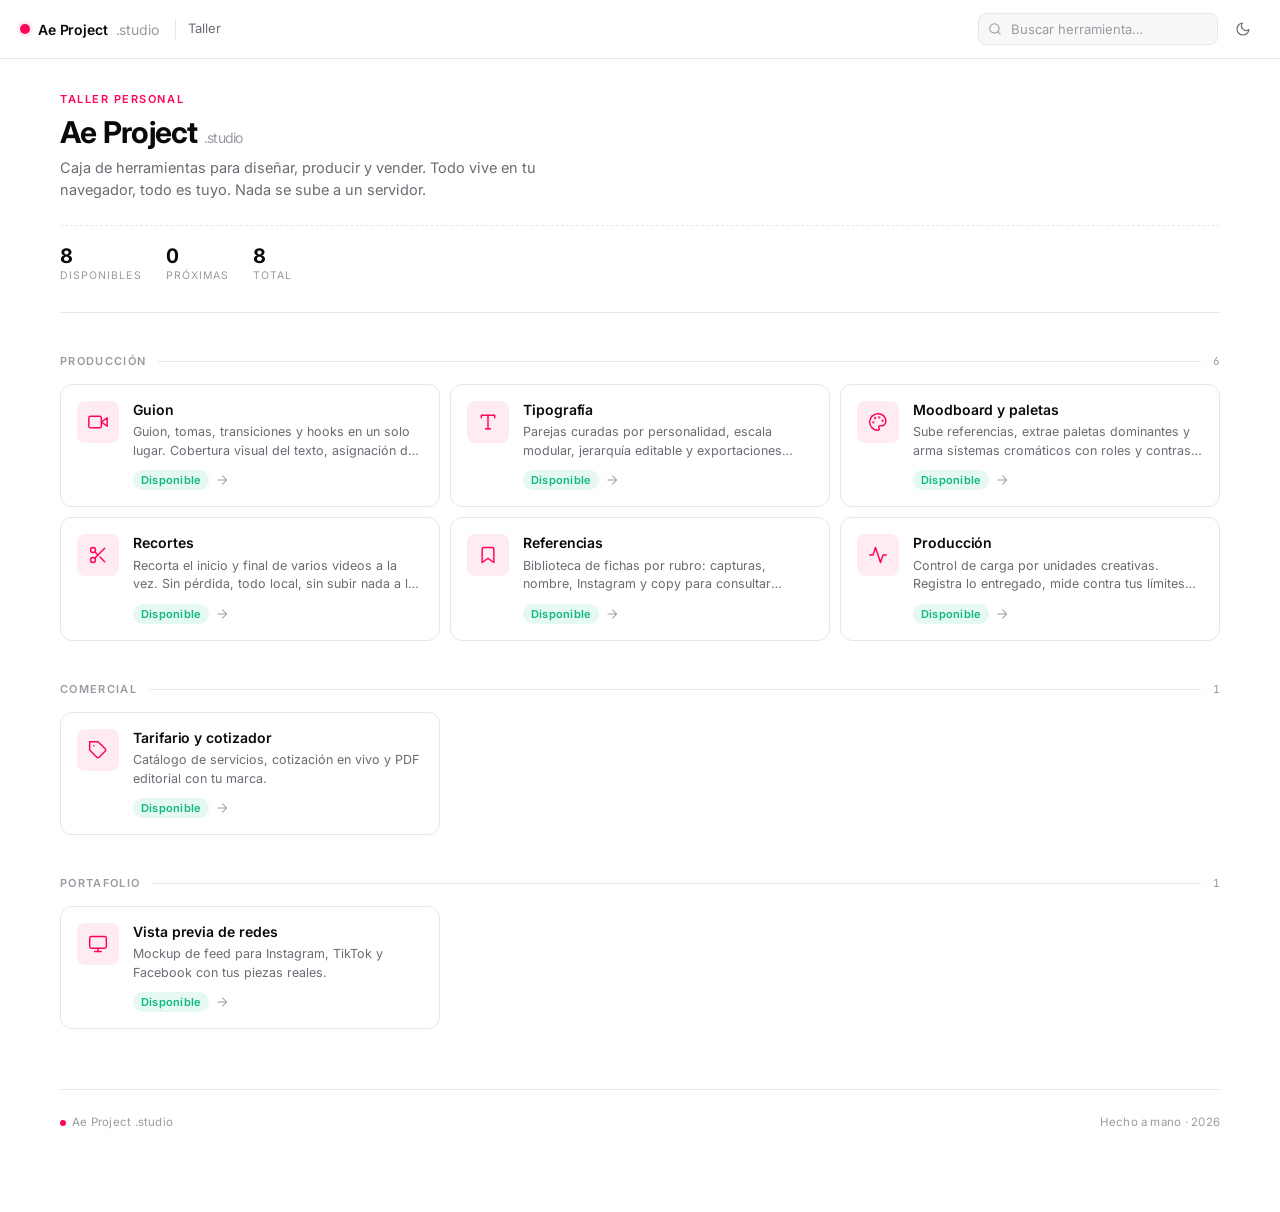
<file: index.html>
<!DOCTYPE html>
<html lang="es" data-theme="light">
<head>
<meta charset="UTF-8" />
<meta name="viewport" content="width=device-width, initial-scale=1.0" />
<meta name="theme-color" content="#FE0557" />
<title>Ae Project .studio — Taller</title>
<link rel="preconnect" href="https://fonts.googleapis.com">
<link rel="preconnect" href="https://fonts.gstatic.com" crossorigin>
<link href="https://fonts.googleapis.com/css2?family=Inter:wght@400;500;600;700&family=JetBrains+Mono:wght@400;500&display=swap" rel="stylesheet">
<link rel="stylesheet" href="assets/base.css" />
<link rel="icon" type="image/png" sizes="32x32" href="/favicon.png">


<style>
  /* ============================================================
     Header
     ============================================================ */
  .app-header {
    position: sticky; top: 0; z-index: 50;
    display: flex; align-items: center; gap: 12px;
    padding: 12px 20px;
    background: color-mix(in srgb, var(--bg) 82%, transparent);
    backdrop-filter: blur(14px);
    -webkit-backdrop-filter: blur(14px);
    border-bottom: 1px solid var(--border);
  }
  .app-header .brand {
    display: flex; align-items: center; gap: 8px;
    font-weight: 600; letter-spacing: -0.01em;
    color: var(--text);
  }
  .app-header .brand-dot {
    width: 10px; height: 10px; border-radius: 50%;
    background: var(--brand);
    box-shadow: 0 0 0 3px var(--brand-subtle);
  }
  .app-header .brand-name { font-size: 14px; }
  .app-header .brand-tld { color: var(--text-subtle); font-size: 14px; font-weight: 400; }
  .app-header .tool-name {
    font-size: 13px; color: var(--text-muted);
    padding-left: 12px; margin-left: 4px;
    border-left: 1px solid var(--border);
  }
  .app-header .spacer { flex: 1; }
  .app-header .actions { display: flex; gap: 8px; align-items: center; }

  .search-box {
    position: relative;
    flex: 0 0 240px;
    max-width: 240px;
  }
  .search-box .input-icon {
    position: absolute;
    left: 10px; top: 50%;
    transform: translateY(-50%);
    width: 14px; height: 14px;
    color: var(--text-subtle);
    pointer-events: none;
  }
  .search-box input {
    width: 100%;
    height: 32px;
    padding: 0 10px 0 32px;
    background: var(--surface-2);
    border: 1px solid var(--border);
    border-radius: var(--r-md);
    font: inherit;
    font-size: 13px;
    color: var(--text);
    transition: all var(--dur) var(--ease);
  }
  .search-box input::placeholder { color: var(--text-subtle); }
  .search-box input:focus {
    outline: none;
    background: var(--surface);
    border-color: var(--brand);
    box-shadow: 0 0 0 3px var(--brand-glow);
  }

  .theme-toggle {
    width: 34px; height: 34px;
    display: inline-flex; align-items: center; justify-content: center;
    border-radius: var(--r-md);
    color: var(--text-muted);
    transition: all var(--dur) var(--ease);
  }
  .theme-toggle:hover { background: var(--surface-2); color: var(--text); }
  .theme-toggle .icon-sun { display: none; }
  [data-theme="dark"] .theme-toggle .icon-sun { display: block; }
  [data-theme="dark"] .theme-toggle .icon-moon { display: none; }

  /* ============================================================
     Main
     ============================================================ */
  .hub-main {
    max-width: 1200px;
    margin: 0 auto;
    padding: 32px 20px 80px;
  }

  /* Hero */
  .hero {
    display: flex;
    flex-direction: column;
    gap: 8px;
    margin-bottom: 40px;
    padding-bottom: 28px;
    border-bottom: 1px solid var(--border);
  }
  .hero .eyebrow {
    font-size: 11px;
    font-weight: 600;
    letter-spacing: 0.14em;
    text-transform: uppercase;
    color: var(--brand);
  }
  .hero h1 {
    font-size: 30px;
    font-weight: 700;
    letter-spacing: -0.025em;
    line-height: 1.1;
    margin: 0;
  }
  .hero h1 .brand-tld { color: var(--text-subtle); font-weight: 400; }
  .hero .subtitle {
    font-size: 14.5px;
    color: var(--text-muted);
    line-height: 1.55;
    max-width: 520px;
  }
  .hero-stats {
    display: flex;
    gap: 24px;
    margin-top: 16px;
    padding-top: 20px;
    border-top: 1px dashed var(--border);
  }
  .hero-stats .stat {
    display: flex;
    flex-direction: column;
    gap: 2px;
  }
  .hero-stats .stat .v {
    font-size: 20px;
    font-weight: 700;
    letter-spacing: -0.02em;
    font-variant-numeric: tabular-nums;
    color: var(--text);
    line-height: 1;
  }
  .hero-stats .stat .k {
    font-size: 10.5px;
    text-transform: uppercase;
    letter-spacing: 0.1em;
    color: var(--text-subtle);
  }

  /* Sections */
  .hub-section {
    margin-bottom: 40px;
    scroll-margin-top: 80px;
  }
  .hub-section:last-child { margin-bottom: 0; }
  .hub-section-head {
    display: flex;
    align-items: center;
    gap: 12px;
    margin-bottom: 14px;
  }
  .hub-section-head .sname {
    font-size: 11px;
    font-weight: 600;
    letter-spacing: 0.12em;
    text-transform: uppercase;
    color: var(--text-subtle);
    white-space: nowrap;
  }
  .hub-section-head .srule {
    flex: 1;
    height: 1px;
    background: var(--border);
  }
  .hub-section-head .scount {
    font-family: var(--font-mono);
    font-size: 11px;
    color: var(--text-subtle);
  }

  /* Grid */
  .tool-grid {
    display: grid;
    grid-template-columns: 1fr;
    gap: 10px;
  }
  @media (min-width: 640px) {
    .tool-grid { grid-template-columns: repeat(2, 1fr); }
  }
  @media (min-width: 960px) {
    .tool-grid { grid-template-columns: repeat(3, 1fr); }
  }

  /* Card */
  .tool-card {
    text-align: left;
    font: inherit;
    color: inherit;
    background: var(--surface);
    border: 1px solid var(--border);
    border-radius: var(--r-lg);
    padding: 16px;
    display: flex;
    gap: 14px;
    align-items: flex-start;
    text-decoration: none;
    cursor: pointer;
    transition: border-color var(--dur) var(--ease),
                transform var(--dur) var(--ease),
                box-shadow var(--dur) var(--ease);
    min-height: 96px;
  }
  .tool-card:hover {
    transform: translateY(-2px);
    border-color: transparent;
    box-shadow: var(--shadow-md);
  }
  .tool-card:active { transform: translateY(0); }
  .tool-card.coming {
    cursor: default;
    opacity: 0.72;
  }
  .tool-card.coming:hover {
    transform: none;
    box-shadow: none;
    border-color: var(--border);
  }
  .tool-card .tc-icon {
    width: 42px; height: 42px;
    flex-shrink: 0;
    display: flex;
    align-items: center;
    justify-content: center;
    border-radius: var(--r-md);
    background: var(--brand-subtle);
    color: var(--brand);
    transition: all var(--dur) var(--ease);
  }
  .tool-card.coming .tc-icon {
    background: var(--surface-2);
    color: var(--text-subtle);
  }
  .tool-card:hover .tc-icon { background: var(--brand-subtle-hover); }
  .tool-card .tc-body {
    flex: 1;
    min-width: 0;
    display: flex;
    flex-direction: column;
    gap: 4px;
  }
  .tool-card .tc-name {
    font-size: 14px;
    font-weight: 600;
    letter-spacing: -0.005em;
    line-height: 1.3;
    color: var(--text);
  }
  .tool-card .tc-desc {
    font-size: 12.5px;
    line-height: 1.5;
    color: var(--text-muted);
    display: -webkit-box;
    -webkit-line-clamp: 2;
    -webkit-box-orient: vertical;
    overflow: hidden;
  }
  .tool-card .tc-foot {
    display: flex;
    align-items: center;
    gap: 6px;
    margin-top: 6px;
  }
  .tool-card .tc-arrow {
    color: var(--text-subtle);
    transition: transform var(--dur) var(--ease), color var(--dur) var(--ease);
  }
  .tool-card:hover .tc-arrow {
    transform: translateX(3px);
    color: var(--brand);
  }
  .tool-card.coming .tc-arrow { display: none; }

  .badge-ready {
    background: var(--success-subtle);
    color: var(--success);
  }
  .badge-soon {
    background: var(--surface-3);
    color: var(--text-subtle);
  }

  /* Empty state */
  .no-results {
    padding: 48px 20px;
    text-align: center;
    color: var(--text-muted);
    font-size: 13.5px;
  }
  .no-results .mono {
    display: block;
    margin-top: 6px;
    color: var(--text-subtle);
    font-size: 12px;
  }

  /* Footer */
  .hub-footer {
    margin-top: 60px;
    padding-top: 24px;
    border-top: 1px solid var(--border);
    display: flex;
    justify-content: space-between;
    align-items: center;
    font-size: 11.5px;
    color: var(--text-subtle);
    letter-spacing: 0.02em;
    flex-wrap: wrap;
    gap: 12px;
  }
  .hub-footer .brand-mini {
    display: flex;
    align-items: center;
    gap: 6px;
  }
  .hub-footer .brand-mini .dot {
    width: 6px; height: 6px; border-radius: 50%;
    background: var(--brand);
  }

  /* ============================================================
     Responsive
     ============================================================ */
  @media (max-width: 640px) {
    .hub-main { padding: 22px 16px 60px; }
    .app-header { padding: 10px 16px; }
    .app-header .tool-name { display: none; }
    .search-box { flex: 0 0 auto; max-width: none; width: 34px; }
    .search-box input {
      padding: 0;
      width: 34px;
      background: transparent;
      border-color: transparent;
    }
    .search-box input::placeholder { color: transparent; }
    .search-box .input-icon { left: 50%; transform: translate(-50%, -50%); }
    .search-box input:focus {
      width: calc(100vw - 120px);
      padding: 0 10px 0 32px;
      background: var(--surface-2);
      border-color: var(--brand);
    }
    .search-box input:focus + .input-icon,
    .search-box input:not(:placeholder-shown) + .input-icon {
      left: 10px;
      transform: translateY(-50%);
    }
    .hero h1 { font-size: 26px; }
    .hero-stats { gap: 18px; }
    .hero-stats .stat .v { font-size: 18px; }
  }

  @media (max-width: 400px) {
    .tool-card { padding: 14px; gap: 12px; }
    .tool-card .tc-icon { width: 36px; height: 36px; }
  }
</style>
</head>

<body>

<!-- ============================================================ HEADER -->
<header class="app-header">
  <a class="brand" href="index.html">
    <span class="brand-dot"></span>
    <span class="brand-name">Ae Project</span>
    <span class="brand-tld">.studio</span>
  </a>
  <span class="tool-name">Taller</span>
  <div class="spacer"></div>

  <div class="actions">
    <div class="search-box">
      <svg class="icon input-icon" viewBox="0 0 24 24"><circle cx="11" cy="11" r="8"/><path d="M21 21l-4.35-4.35"/></svg>
      <input id="searchInput" placeholder="Buscar herramienta…" />
    </div>

    <button class="theme-toggle" id="themeToggle" aria-label="Cambiar tema">
      <svg class="icon icon-moon" viewBox="0 0 24 24"><path d="M21 12.79A9 9 0 1 1 11.21 3 7 7 0 0 0 21 12.79z"/></svg>
      <svg class="icon icon-sun" viewBox="0 0 24 24"><circle cx="12" cy="12" r="4"/><path d="M12 2v2M12 20v2M4.93 4.93l1.41 1.41M17.66 17.66l1.41 1.41M2 12h2M20 12h2M6.34 17.66l-1.41 1.41M19.07 4.93l-1.41 1.41"/></svg>
    </button>
  </div>
</header>

<!-- ============================================================ MAIN -->
<main class="hub-main">

  <section class="hero">
    <span class="eyebrow">Taller personal</span>
    <h1>Ae Project <span class="brand-tld">.studio</span></h1>
    <p class="subtitle">
      Caja de herramientas para diseñar, producir y vender. Todo vive en tu navegador,
      todo es tuyo. Nada se sube a un servidor.
    </p>

    <div class="hero-stats">
      <div class="stat">
        <span class="v" id="statReady">—</span>
        <span class="k">Disponibles</span>
      </div>
      <div class="stat">
        <span class="v" id="statSoon">—</span>
        <span class="k">Próximas</span>
      </div>
      <div class="stat">
        <span class="v" id="statTotal">—</span>
        <span class="k">Total</span>
      </div>
    </div>
  </section>

  <div id="hubContent"></div>

  <div id="hubEmpty" hidden>
    <div class="no-results">
      No hay resultados para esa búsqueda.
      <span class="mono">Borra el texto o prueba otra palabra.</span>
    </div>
  </div>

  <footer class="hub-footer">
    <div class="brand-mini">
      <span class="dot"></span>
      <span>Ae Project .studio</span>
    </div>
    <span>Hecho a mano · <span id="footerYear"></span></span>
  </footer>

</main>

<script src="assets/utils.js"></script>
<script>
/* ============================================================
   HERRAMIENTAS
   ============================================================ */

const ICONS = {
  camera:    '<path d="M23 7l-7 5 7 5V7z"/><rect x="1" y="5" width="15" height="14" rx="2"/>',
  tag:       '<path d="M20.59 13.41l-7.17 7.17a2 2 0 0 1-2.83 0L2 12V2h10l8.59 8.59a2 2 0 0 1 0 2.82z"/><line x1="7" y1="7" x2="7.01" y2="7"/>',
  zap:       '<polygon points="13 2 3 14 12 14 11 22 21 10 12 10 13 2"/>',
  palette:   '<circle cx="13.5" cy="6.5" r=".5"/><circle cx="17.5" cy="10.5" r=".5"/><circle cx="8.5" cy="7.5" r=".5"/><circle cx="6.5" cy="12.5" r=".5"/><path d="M12 2C6.5 2 2 6.5 2 12s4.5 10 10 10c.9 0 1.6-.7 1.6-1.6 0-.4-.2-.8-.4-1.1-.3-.3-.4-.6-.4-1.1 0-.9.7-1.6 1.6-1.6H16c3 0 5.5-2.5 5.5-5.5C21.5 6 17.5 2 12 2z"/>',
  bookmark:  '<path d="M19 21l-7-5-7 5V5a2 2 0 0 1 2-2h10a2 2 0 0 1 2 2z"/>',
  checklist: '<polyline points="9 11 12 14 22 4"/><path d="M21 12v7a2 2 0 0 1-2 2H5a2 2 0 0 1-2-2V5a2 2 0 0 1 2-2h11"/>',
  fileText:  '<path d="M14 2H6a2 2 0 0 0-2 2v16a2 2 0 0 0 2 2h12a2 2 0 0 0 2-2V8z"/><polyline points="14 2 14 8 20 8"/><line x1="16" y1="13" x2="8" y2="13"/><line x1="16" y1="17" x2="8" y2="17"/>',
  calendar:  '<rect x="3" y="4" width="18" height="18" rx="2"/><line x1="16" y1="2" x2="16" y2="6"/><line x1="8" y1="2" x2="8" y2="6"/><line x1="3" y1="10" x2="21" y2="10"/>',
  users:     '<path d="M17 21v-2a4 4 0 0 0-4-4H5a4 4 0 0 0-4 4v2"/><circle cx="9" cy="7" r="4"/><path d="M23 21v-2a4 4 0 0 0-3-3.87"/><path d="M16 3.13a4 4 0 0 1 0 7.75"/>',
  briefcase: '<rect x="2" y="7" width="20" height="14" rx="2"/><path d="M16 21V5a2 2 0 0 0-2-2h-4a2 2 0 0 0-2 2v16"/>',
  chart:     '<path d="M3 3v18h18"/><path d="M18 17V9"/><path d="M13 17V5"/><path d="M8 17v-3"/>',
  mail:      '<rect x="2" y="4" width="20" height="16" rx="2"/><path d="M22 6l-10 7L2 6"/>',
  message:   '<path d="M21 15a2 2 0 0 1-2 2H7l-4 4V5a2 2 0 0 1 2-2h14a2 2 0 0 1 2 2z"/>',
  activity:  '<polyline points="22 12 18 12 15 21 9 3 6 12 2 12"/>',
  type:      '<polyline points="4 7 4 4 20 4 20 7"/><line x1="9" y1="20" x2="15" y2="20"/><line x1="12" y1="4" x2="12" y2="20"/>',
  layout:    '<rect x="3" y="3" width="18" height="18" rx="2"/><line x1="3" y1="9" x2="21" y2="9"/><line x1="9" y1="21" x2="9" y2="9"/>',
  scissors: '<circle cx="6" cy="6" r="3"/><circle cx="6" cy="18" r="3"/><line x1="20" y1="4" x2="8.12" y2="15.88"/><line x1="14.47" y1="14.48" x2="20" y2="20"/><line x1="8.12" y1="8.12" x2="12" y2="12"/>',
  monitor:   '<rect x="2" y="3" width="20" height="14" rx="2"/><line x1="8" y1="21" x2="16" y2="21"/><line x1="12" y1="17" x2="12" y2="21"/>',
};

const TOOLS = [
  { id:"guion", cat:"Producción", nombre:"Guion",
    desc:"Guion, tomas, transiciones y hooks en un solo lugar. Cobertura visual del texto, asignación de tomas por sección, storyboard exportable.",
    icon:"camera", status:"ready", href:"guion.html" },

  { id:"tipografia", cat:"Producción", nombre:"Tipografía",
    desc:"Parejas curadas por personalidad, escala modular, jerarquía editable y exportaciones CSS/JSON/HTML.",
    icon:"type", status:"ready", href:"tipografia.html" },

  { id:"moodboard", cat:"Producción", nombre:"Moodboard y paletas",
    desc:"Sube referencias, extrae paletas dominantes y arma sistemas cromáticos con roles y contraste WCAG.",
    icon:"palette", status:"ready", href:"moodboard.html" },

  { id:"tarifario", cat:"Comercial", nombre:"Tarifario y cotizador",
    desc:"Catálogo de servicios, cotización en vivo y PDF editorial con tu marca.",
    icon:"tag", status:"ready", href:"tarifario.html" },

  { id:"preview-redes", cat:"Portafolio", nombre:"Vista previa de redes",
    desc:"Mockup de feed para Instagram, TikTok y Facebook con tus piezas reales.",
    icon:"monitor", status:"ready", href:"preview.html" },

    { id:"recortes", cat:"Producción", nombre:"Recortes",
  desc:"Recorta el inicio y final de varios videos a la vez. Sin pérdida, todo local, sin subir nada a la nube. Exporta individual o en ZIP.",
  icon:"scissors", status:"ready", href:"recortes.html" },

    { id:"referencias", cat:"Producción", nombre:"Referencias",
  desc:"Biblioteca de fichas por rubro: capturas, nombre, Instagram y copy para consultar rápido y mostrar ejemplos.",
  icon:"bookmark", status:"ready", href:"referencias.html" },

  { id:"produccion", cat:"Producción", nombre:"Producción",
  desc:"Control de carga por unidades creativas. Registra lo entregado, mide contra tus límites diario, semanal y mensual, y las correcciones descuentan cuota.",
  icon:"activity", status:"ready", href:"produccion.html" },
  
];

function render() {
  const q = ($('#searchInput').value || '').toLowerCase().trim();

  const groups = {};
  TOOLS.forEach(t => { (groups[t.cat] = groups[t.cat] || []).push(t); });

  const catOrder = ["Producción", "Comercial", "Clientes", "Portafolio"];
  let html = "";
  let totalShown = 0;

  catOrder.forEach(cat => {
    const list = (groups[cat] || []).filter(t => {
      if (!q) return true;
      return (t.nombre + " " + t.desc + " " + cat).toLowerCase().includes(q);
    });
    if (list.length === 0) return;
    totalShown += list.length;

    html += `
      <section class="hub-section">
        <div class="hub-section-head">
          <span class="sname">${escapeHTML(cat)}</span>
          <span class="srule"></span>
          <span class="scount">${list.length}</span>
        </div>
        <div class="tool-grid">
          ${list.map(t => toolCardHTML(t)).join('')}
        </div>
      </section>
    `;
  });

  Object.keys(groups).forEach(cat => {
    if (catOrder.includes(cat)) return;
    const list = groups[cat].filter(t => {
      if (!q) return true;
      return (t.nombre + " " + t.desc + " " + cat).toLowerCase().includes(q);
    });
    if (list.length === 0) return;
    totalShown += list.length;
    html += `
      <section class="hub-section">
        <div class="hub-section-head">
          <span class="sname">${escapeHTML(cat)}</span>
          <span class="srule"></span>
          <span class="scount">${list.length}</span>
        </div>
        <div class="tool-grid">
          ${list.map(t => toolCardHTML(t)).join('')}
        </div>
      </section>
    `;
  });

  if (totalShown === 0) {
    $('#hubContent').innerHTML = '';
    $('#hubEmpty').hidden = false;
  } else {
    $('#hubContent').innerHTML = html;
    $('#hubEmpty').hidden = true;
  }

  const ready = TOOLS.filter(t => t.status === "ready").length;
  const soon = TOOLS.filter(t => t.status === "soon").length;
  $('#statReady').textContent = ready;
  $('#statSoon').textContent = soon;
  $('#statTotal').textContent = TOOLS.length;
}

function toolCardHTML(t) {
  const icon = ICONS[t.icon] || ICONS.layout;
  const isReady = t.status === "ready";
  const tag = isReady
    ? `<span class="badge badge-ready">Disponible</span>`
    : `<span class="badge badge-soon">Próximamente</span>`;
  const arrow = isReady
    ? `<svg class="icon icon-sm tc-arrow" viewBox="0 0 24 24"><path d="M5 12h14M13 5l7 7-7 7"/></svg>`
    : '';

  if (isReady) {
    return `
      <a class="tool-card" href="${escapeHTML(t.href)}">
        <div class="tc-icon">
          <svg class="icon icon-lg" viewBox="0 0 24 24" fill="none" stroke="currentColor" stroke-width="1.75" stroke-linecap="round" stroke-linejoin="round">${icon}</svg>
        </div>
        <div class="tc-body">
          <div class="tc-name">${escapeHTML(t.nombre)}</div>
          <div class="tc-desc">${escapeHTML(t.desc)}</div>
          <div class="tc-foot">${tag}${arrow}</div>
        </div>
      </a>
    `;
  }
  return `
    <div class="tool-card coming">
      <div class="tc-icon">
        <svg class="icon icon-lg" viewBox="0 0 24 24" fill="none" stroke="currentColor" stroke-width="1.75" stroke-linecap="round" stroke-linejoin="round">${icon}</svg>
      </div>
      <div class="tc-body">
        <div class="tc-name">${escapeHTML(t.nombre)}</div>
        <div class="tc-desc">${escapeHTML(t.desc)}</div>
        <div class="tc-foot">${tag}</div>
      </div>
    </div>
  `;
}

/* ============================================================
   EVENTOS
   ============================================================ */
const searchInput = $('#searchInput');
if (searchInput) searchInput.addEventListener('input', debounce(render, 120));

document.addEventListener('keydown', e => {
  const si = $('#searchInput');
  if (!si) return;
  if (e.key === '/' && document.activeElement !== si) {
    e.preventDefault();
    si.focus();
  }
  if (e.key === 'Escape' && document.activeElement === si) {
    si.value = '';
    render();
    si.blur();
  }
});

(function () {
  const KEY = 'ae-theme';
  const saved = localStorage.getItem(KEY);
  const prefersDark = window.matchMedia('(prefers-color-scheme: dark)').matches;
  document.documentElement.setAttribute('data-theme', saved || (prefersDark ? 'dark' : 'light'));
  const toggle = $('#themeToggle');
  if (toggle) {
    toggle.addEventListener('click', () => {
      const next = document.documentElement.getAttribute('data-theme') === 'dark' ? 'light' : 'dark';
      document.documentElement.setAttribute('data-theme', next);
      localStorage.setItem(KEY, next);
    });
  }
})();

const footerYear = $('#footerYear');
if (footerYear) footerYear.textContent = new Date().getFullYear();
render();
</script>

</body>
</html>
</file>
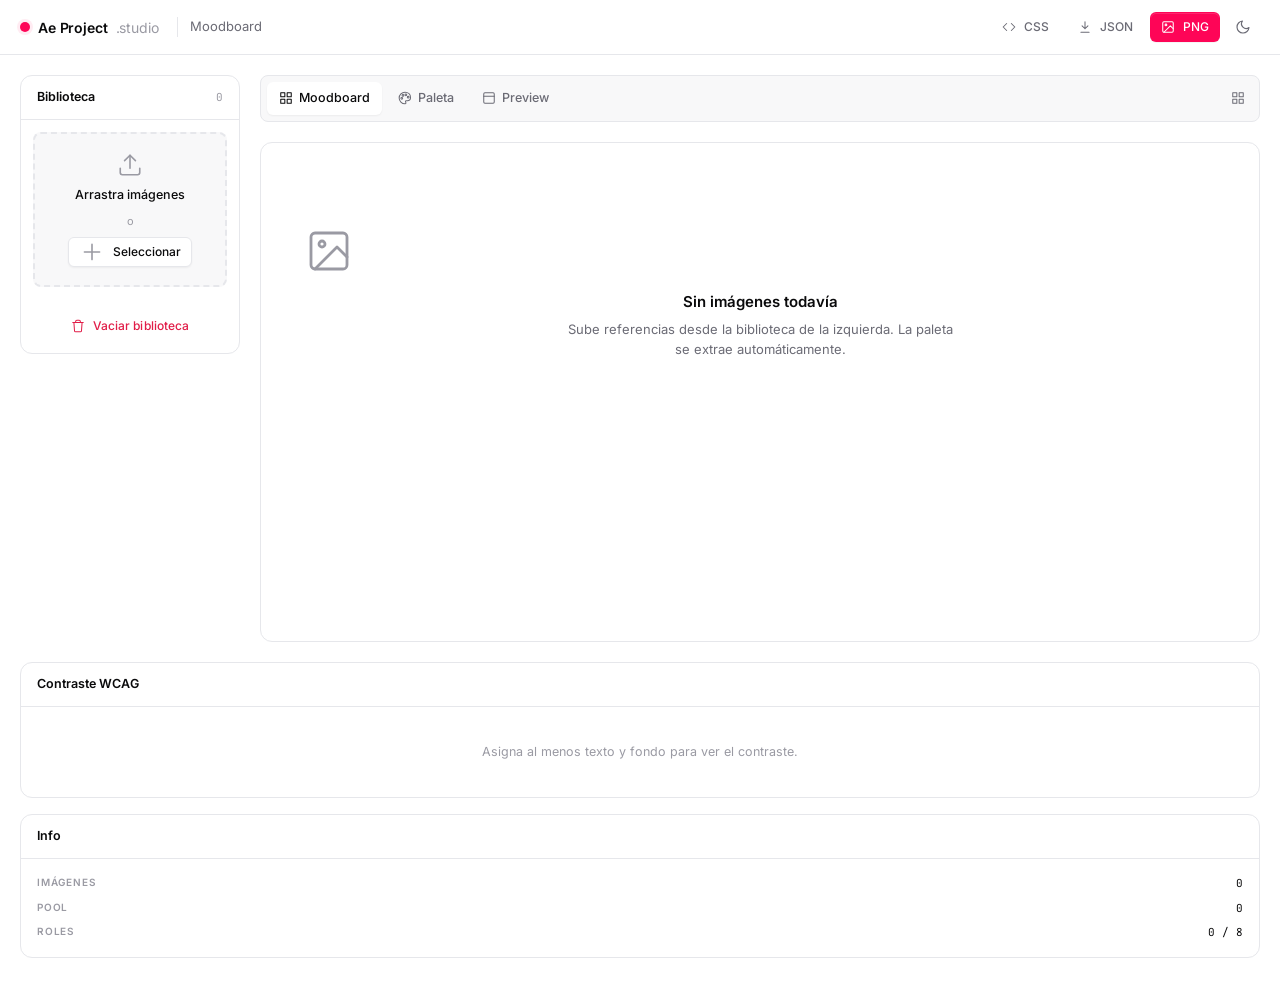
<file: moodboard.html>
<!DOCTYPE html>
<html lang="es" data-theme="light">
<head>
<meta charset="UTF-8" />
<meta name="viewport" content="width=device-width, initial-scale=1.0" />
<title>Moodboard · Ae Project .studio</title>
<link rel="preconnect" href="https://fonts.googleapis.com">
<link rel="preconnect" href="https://fonts.gstatic.com" crossorigin>
<link href="https://fonts.googleapis.com/css2?family=Inter:wght@400;500;600;700&family=JetBrains+Mono:wght@400;500;600;700&display=swap" rel="stylesheet">
<link rel="stylesheet" href="assets/base.css" />
<link rel="stylesheet" href="assets/moodboard.css" />
</head>

<body>

<header class="app-header">
  <a href="index.html" class="brand">
    <span class="brand-dot"></span>
    <span class="brand-name">Ae Project</span>
    <span class="brand-tld">.studio</span>
  </a>
  <span class="tool-name">Moodboard</span>
  <div class="spacer"></div>

  <div class="actions">
    <button class="btn btn-ghost btn-sm" id="btnExportCSS" title="Exportar CSS">
      <svg class="icon icon-sm" viewBox="0 0 24 24"><polyline points="16 18 22 12 16 6"/><polyline points="8 6 2 12 8 18"/></svg>
      <span class="label-hide">CSS</span>
    </button>
    <button class="btn btn-ghost btn-sm" id="btnExportJSON" title="Exportar JSON">
      <svg class="icon icon-sm" viewBox="0 0 24 24"><path d="M12 3v12M7 10l5 5 5-5M5 21h14"/></svg>
      <span class="label-hide">JSON</span>
    </button>
    <button class="btn btn-primary btn-sm" id="btnExportPNG" title="Exportar PNG">
      <svg class="icon icon-sm" viewBox="0 0 24 24"><rect x="3" y="3" width="18" height="18" rx="2"/><circle cx="8.5" cy="8.5" r="1.5"/><polyline points="21 15 16 10 5 21"/></svg>
      PNG
    </button>

    <button class="theme-toggle" id="themeToggle" aria-label="Cambiar tema">
      <svg class="icon icon-moon" viewBox="0 0 24 24"><path d="M21 12.79A9 9 0 1 1 11.21 3 7 7 0 0 0 21 12.79z"/></svg>
      <svg class="icon icon-sun" viewBox="0 0 24 24"><circle cx="12" cy="12" r="4"/><path d="M12 2v2M12 20v2M4.93 4.93l1.41 1.41M17.66 17.66l1.41 1.41M2 12h2M20 12h2M6.34 17.66l-1.41 1.41M19.07 4.93l-1.41 1.41"/></svg>
    </button>
  </div>
</header>

<main class="mb-main">

  <!-- ============ SIDEBAR IZQUIERDA · Biblioteca ============ -->
  <aside class="mb-side mb-side-left">
    <div class="section">
      <div class="section-head">
        <span class="sh-title">Biblioteca</span>
        <div class="spacer"></div>
        <span class="sh-count" id="imgCount">0</span>
      </div>

      <div class="lib-drop" id="dropZone">
        <svg class="icon icon-lg" viewBox="0 0 24 24"><path d="M21 15v4a2 2 0 0 1-2 2H5a2 2 0 0 1-2-2v-4"/><polyline points="17 8 12 3 7 8"/><line x1="12" y1="3" x2="12" y2="15"/></svg>
        <div class="ld-title">Arrastra imágenes</div>
        <div class="ld-desc">o</div>
        <button class="btn btn-secondary btn-sm" id="btnAddImgs2">
          <svg class="icon icon-sm" viewBox="0 0 24 24"><path d="M12 5v14M5 12h14"/></svg>
          Seleccionar
        </button>
      </div>

      <div class="lib-list" id="libList"></div>

      <div class="lib-actions">
        <button class="btn btn-ghost btn-sm" id="btnClearImgs" style="color:var(--danger);width:100%">
          <svg class="icon icon-sm" viewBox="0 0 24 24"><path d="M3 6h18M8 6V4a2 2 0 0 1 2-2h4a2 2 0 0 1 2 2v2M19 6l-1 14a2 2 0 0 1-2 2H8a2 2 0 0 1-2-2L5 6"/></svg>
          Vaciar biblioteca
        </button>
      </div>
    </div>
  </aside>

  <!-- ============ COLUMNA CENTRAL ============ -->
  <div class="mb-center">

    <div class="view-tabs">
      <button class="vt-btn active" data-view="moodboard">
        <svg class="icon icon-sm" viewBox="0 0 24 24"><rect x="3" y="3" width="7" height="7"/><rect x="14" y="3" width="7" height="7"/><rect x="3" y="14" width="7" height="7"/><rect x="14" y="14" width="7" height="7"/></svg>
        Moodboard
      </button>
      <button class="vt-btn" data-view="paleta">
        <svg class="icon icon-sm" viewBox="0 0 24 24"><circle cx="13.5" cy="6.5" r="1.5"/><circle cx="17.5" cy="10.5" r="1.5"/><circle cx="8.5" cy="7.5" r="1.5"/><circle cx="6.5" cy="12.5" r="1.5"/><path d="M12 2C6.5 2 2 6.5 2 12s4.5 10 10 10c.9 0 1.6-.7 1.6-1.6 0-.4-.2-.8-.4-1.1-.3-.3-.4-.6-.4-1.1 0-.9.7-1.6 1.6-1.6H16c3 0 5.5-2.5 5.5-5.5C21.5 6 17.5 2 12 2z"/></svg>
        Paleta
      </button>
      <button class="vt-btn" data-view="preview">
        <svg class="icon icon-sm" viewBox="0 0 24 24"><rect x="3" y="3" width="18" height="18" rx="2"/><line x1="3" y1="9" x2="21" y2="9"/></svg>
        Preview
      </button>
      <div class="spacer"></div>
      <button class="btn-icon" id="btnGridToggle" title="Cambiar columnas del grid">
        <svg class="icon icon-sm" viewBox="0 0 24 24"><rect x="3" y="3" width="7" height="7"/><rect x="14" y="3" width="7" height="7"/><rect x="3" y="14" width="7" height="7"/><rect x="14" y="14" width="7" height="7"/></svg>
      </button>
    </div>

    <div class="view-content" id="viewContent"></div>

  </div>

  <!-- ============ SIDEBAR DERECHA · Contraste + Info ============ -->
  <aside class="mb-side mb-side-right">

    <div class="section">
      <div class="section-head">
        <span class="sh-title">Contraste WCAG</span>
      </div>
      <div class="section-body" id="contrastPanel">
        <div class="empty-hint">Asigna roles en la pestaña Paleta.</div>
      </div>
    </div>

    <div class="section">
      <div class="section-head">
        <span class="sh-title">Info</span>
      </div>
      <div class="section-body">
        <div class="sys-info" id="sysInfo"></div>
      </div>
    </div>

  </aside>

</main>

<!-- Modal confirmar -->
<div class="modal" id="confirmModal" role="dialog" aria-modal="true">
  <div class="modal-backdrop" data-close></div>
  <div class="modal-panel">
    <div class="modal-head">
      <h3 class="modal-title" id="confirmTitle">Confirmar</h3>
      <button class="modal-x" data-close aria-label="Cerrar">
        <svg class="icon icon-sm" viewBox="0 0 24 24"><path d="M18 6L6 18M6 6l12 12"/></svg>
      </button>
    </div>
    <p class="modal-body" id="confirmBody"></p>
    <div class="modal-actions">
      <button class="btn btn-ghost" data-close>Cancelar</button>
      <button class="btn btn-danger" id="confirmOk">Confirmar</button>
    </div>
  </div>
</div>

<input type="file" id="fileInput" accept="image/*" multiple hidden />
<div class="toast-host" id="toastHost"></div>

<script src="assets/utils.js"></script>
<script src="assets/moodboard.js"></script>

</body>
</html>
</file>
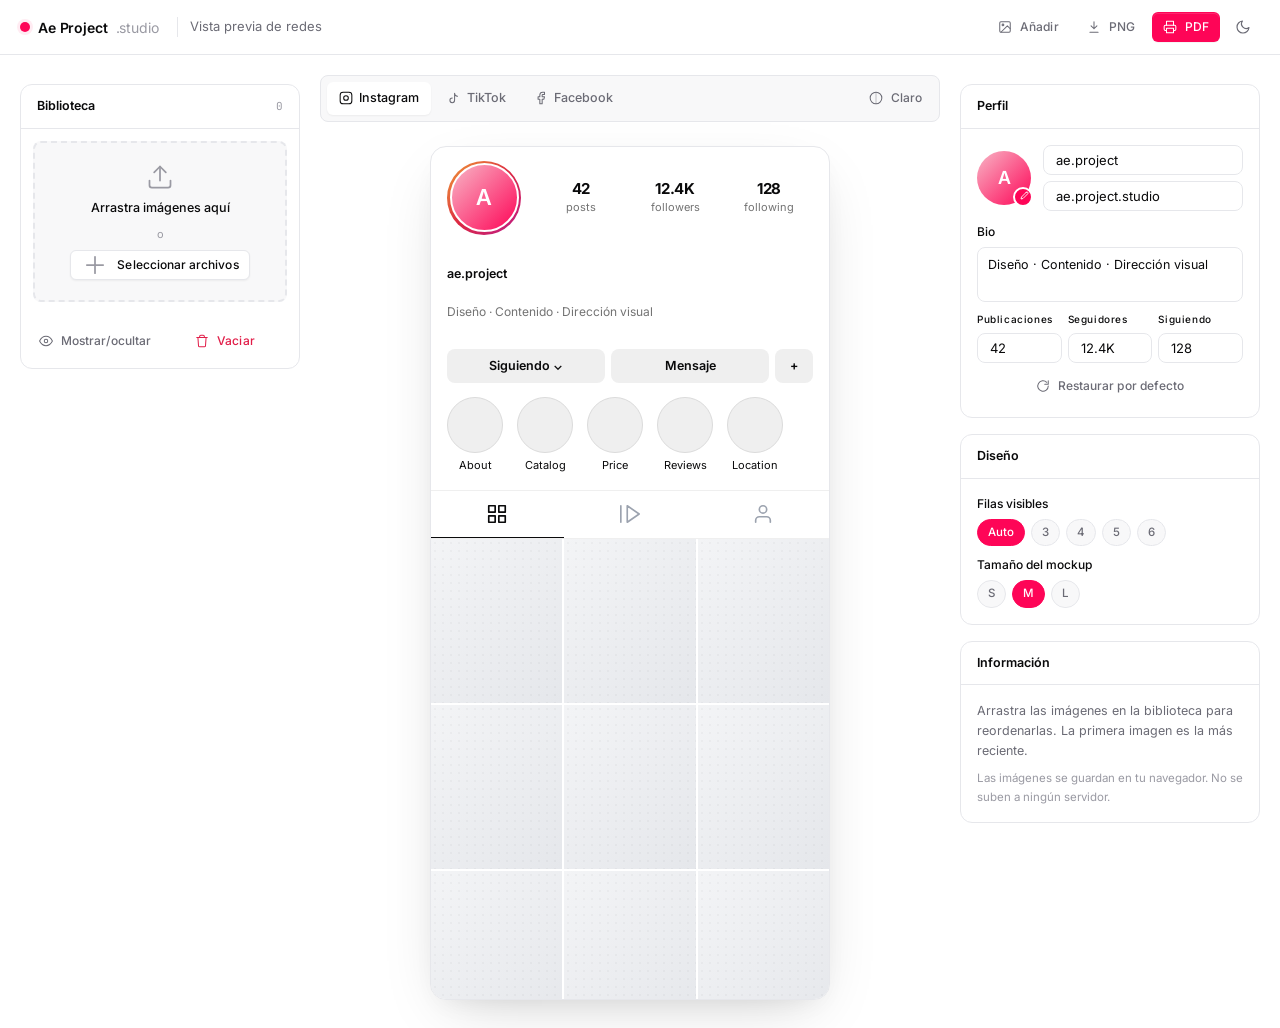
<file: preview.html>
<!DOCTYPE html>
<html lang="es" data-theme="light">
<head>
<meta charset="UTF-8" />
<meta name="viewport" content="width=device-width, initial-scale=1.0" />
<title>Vista previa de redes · Ae Project .studio</title>
<link rel="preconnect" href="https://fonts.googleapis.com">
<link rel="preconnect" href="https://fonts.gstatic.com" crossorigin>
<link href="https://fonts.googleapis.com/css2?family=Inter:wght@400;500;600;700&family=JetBrains+Mono:wght@400;500&display=swap" rel="stylesheet">
<link rel="stylesheet" href="assets/base.css" />
<link rel="stylesheet" href="assets/preview.css" />
</head>

<body>

<header class="app-header">
  <a href="index.html" class="brand">
    <span class="brand-dot"></span>
    <span class="brand-name">Ae Project</span>
    <span class="brand-tld">.studio</span>
  </a>
  <span class="tool-name">Vista previa de redes</span>
  <div class="spacer"></div>

  <div class="actions">
    <button class="btn btn-ghost btn-sm" id="btnAddImgs" title="Añadir imágenes">
      <svg class="icon icon-sm" viewBox="0 0 24 24"><rect x="3" y="3" width="18" height="18" rx="2"/><circle cx="8.5" cy="8.5" r="1.5"/><polyline points="21 15 16 10 5 21"/></svg>
      <span class="label-hide">Añadir</span>
    </button>
    <button class="btn btn-ghost btn-sm" id="btnExportPNG" title="Exportar PNG">
      <svg class="icon icon-sm" viewBox="0 0 24 24"><path d="M12 3v12M7 10l5 5 5-5M5 21h14"/></svg>
      <span class="label-hide">PNG</span>
    </button>
    <button class="btn btn-primary btn-sm" id="btnPrint" title="Imprimir / PDF">
      <svg class="icon icon-sm" viewBox="0 0 24 24"><polyline points="6 9 6 2 18 2 18 9"/><path d="M6 18H4a2 2 0 0 1-2-2v-5a2 2 0 0 1 2-2h16a2 2 0 0 1 2 2v5a2 2 0 0 1-2 2h-2"/><rect x="6" y="14" width="12" height="8"/></svg>
      PDF
    </button>

    <button class="theme-toggle" id="themeToggle" aria-label="Cambiar tema">
      <svg class="icon icon-moon" viewBox="0 0 24 24"><path d="M21 12.79A9 9 0 1 1 11.21 3 7 7 0 0 0 21 12.79z"/></svg>
      <svg class="icon icon-sun" viewBox="0 0 24 24"><circle cx="12" cy="12" r="4"/><path d="M12 2v2M12 20v2M4.93 4.93l1.41 1.41M17.66 17.66l1.41 1.41M2 12h2M20 12h2M6.34 17.66l-1.41 1.41M19.07 4.93l-1.41 1.41"/></svg>
    </button>
  </div>
</header>

<main class="pv-main">

  <!-- Columna izquierda · Biblioteca -->
  <aside class="pv-side pv-side-left">
    <div class="section">
      <div class="section-head">
        <span class="sh-title">Biblioteca</span>
        <div class="spacer"></div>
        <span class="sh-count" id="imgCount">0</span>
      </div>

      <div class="lib-drop" id="dropZone">
        <svg class="icon icon-lg" viewBox="0 0 24 24"><path d="M21 15v4a2 2 0 0 1-2 2H5a2 2 0 0 1-2-2v-4"/><polyline points="17 8 12 3 7 8"/><line x1="12" y1="3" x2="12" y2="15"/></svg>
        <div class="ld-title">Arrastra imágenes aquí</div>
        <div class="ld-desc">o</div>
        <button class="btn btn-secondary btn-sm" id="btnAddImgs2">
          <svg class="icon icon-sm" viewBox="0 0 24 24"><path d="M12 5v14M5 12h14"/></svg>
          Seleccionar archivos
        </button>
      </div>

      <div class="lib-list" id="libList"></div>

      <div class="lib-actions">
        <button class="btn btn-ghost btn-sm" id="btnToggleAll">
          <svg class="icon icon-sm" viewBox="0 0 24 24"><path d="M1 12s4-8 11-8 11 8 11 8-4 8-11 8-11-8-11-8z"/><circle cx="12" cy="12" r="3"/></svg>
          Mostrar/ocultar
        </button>
        <button class="btn btn-ghost btn-sm" id="btnClearImgs" style="color:var(--danger)">
          <svg class="icon icon-sm" viewBox="0 0 24 24"><path d="M3 6h18M8 6V4a2 2 0 0 1 2-2h4a2 2 0 0 1 2 2v2M19 6l-1 14a2 2 0 0 1-2 2H8a2 2 0 0 1-2-2L5 6"/></svg>
          Vaciar
        </button>
      </div>
    </div>
  </aside>

  <!-- Columna central · Mockup -->
  <div class="pv-center">
    <div class="mockup-tabs">
      <button class="mockup-tab active" data-mockup="instagram">
        <svg class="icon icon-sm" viewBox="0 0 24 24"><rect x="2" y="2" width="20" height="20" rx="5"/><circle cx="12" cy="12" r="4"/><circle cx="17.5" cy="6.5" r="0.5" fill="currentColor" stroke="none"/></svg>
        Instagram
      </button>
      <button class="mockup-tab" data-mockup="tiktok">
        <svg class="icon icon-sm" viewBox="0 0 24 24"><path d="M9 12a4 4 0 1 0 4 4V4a5 5 0 0 0 5 5"/></svg>
        TikTok
      </button>
      <button class="mockup-tab" data-mockup="facebook">
        <svg class="icon icon-sm" viewBox="0 0 24 24"><path d="M18 2h-3a5 5 0 0 0-5 5v3H7v4h3v8h4v-8h3l1-4h-4V7a1 1 0 0 1 1-1h3z"/></svg>
        Facebook
      </button>

      <div class="spacer"></div>

      <button class="btn btn-ghost btn-sm" id="btnMockupTheme" title="Cambiar tema del mockup">
        <svg class="icon icon-sm" viewBox="0 0 24 24"><circle cx="12" cy="12" r="10"/><path d="M12 2v20" opacity="0.4"/></svg>
        <span id="mockupThemeLabel">Claro</span>
      </button>
    </div>

    <div class="mockup-stage">
      <div class="mockup-frame" id="mockupFrame"></div>
    </div>
  </div>

  <!-- Columna derecha · Ajustes -->
  <aside class="pv-side pv-side-right">
    <div class="section">
      <div class="section-head">
        <span class="sh-title">Perfil</span>
      </div>
      <div class="section-body">

        <div class="profile-row">
          <label class="profile-avatar-upload" title="Cambiar foto de perfil">
            <div class="profile-avatar" id="profileAvatarPreview">A</div>
            <input type="file" id="profileAvatarInput" accept="image/*" hidden />
            <span class="profile-avatar-edit">
              <svg class="icon" style="width:12px;height:12px" viewBox="0 0 24 24"><path d="M18.5 2.5a2.121 2.121 0 0 1 3 3L12 15l-4 1 1-4 9.5-9.5z"/></svg>
            </span>
          </label>
          <div style="flex:1;min-width:0">
            <div class="field" style="margin-bottom:6px">
              <input class="input" id="profileName" placeholder="Nombre a mostrar" style="font-size:13px;height:30px" />
            </div>
            <div class="field">
              <input class="input" id="profileUser" placeholder="@usuario" style="font-size:13px;height:30px" />
            </div>
          </div>
        </div>

        <div class="field" style="margin-top:12px">
          <label class="field-label">Bio</label>
          <textarea class="input" id="profileBio" rows="2" style="height:auto;min-height:44px;padding:8px 10px;resize:none;font-size:12.5px" placeholder="Diseño · Contenido"></textarea>
        </div>

        <div class="stats-fields">
          <div class="field">
            <label class="field-label">Publicaciones</label>
            <input class="input" id="profilePosts" style="font-size:13px;height:30px" />
          </div>
          <div class="field">
            <label class="field-label">Seguidores</label>
            <input class="input" id="profileFollowers" style="font-size:13px;height:30px" />
          </div>
          <div class="field">
            <label class="field-label">Siguiendo</label>
            <input class="input" id="profileFollowing" style="font-size:13px;height:30px" />
          </div>
        </div>

        <button class="btn btn-ghost btn-sm" id="btnResetProfile" style="width:100%;margin-top:8px">
          <svg class="icon icon-sm" viewBox="0 0 24 24"><path d="M21 12a9 9 0 1 1-2.64-6.36"/><polyline points="21 3 21 9 15 9"/></svg>
          Restaurar por defecto
        </button>

      </div>
    </div>

    <div class="section" id="layoutSection">
      <div class="section-head">
        <span class="sh-title">Diseño</span>
      </div>
      <div class="section-body">
        <div class="field" id="rowsField">
          <label class="field-label">Filas visibles</label>
          <div class="chips-row" id="gridRows"></div>
        </div>
        <div class="field" style="margin-top:10px">
          <label class="field-label">Tamaño del mockup</label>
          <div class="chips-row" id="gridSize"></div>
        </div>
      </div>
    </div>

    <div class="section">
      <div class="section-head">
        <span class="sh-title">Información</span>
      </div>
      <div class="section-body" style="font-size:12.5px;color:var(--text-muted);line-height:1.6">
        Arrastra las imágenes en la biblioteca para reordenarlas. La primera imagen es la más reciente.
        <div style="margin-top:8px;color:var(--text-subtle);font-size:11.5px">Las imágenes se guardan en tu navegador. No se suben a ningún servidor.</div>
      </div>
    </div>
  </aside>

</main>

<input type="file" id="fileInput" accept="image/*" multiple hidden />
<div class="toast-host" id="toastHost"></div>

<script src="assets/utils.js"></script>
<script src="assets/preview.js"></script>

</body>
</html>
</file>
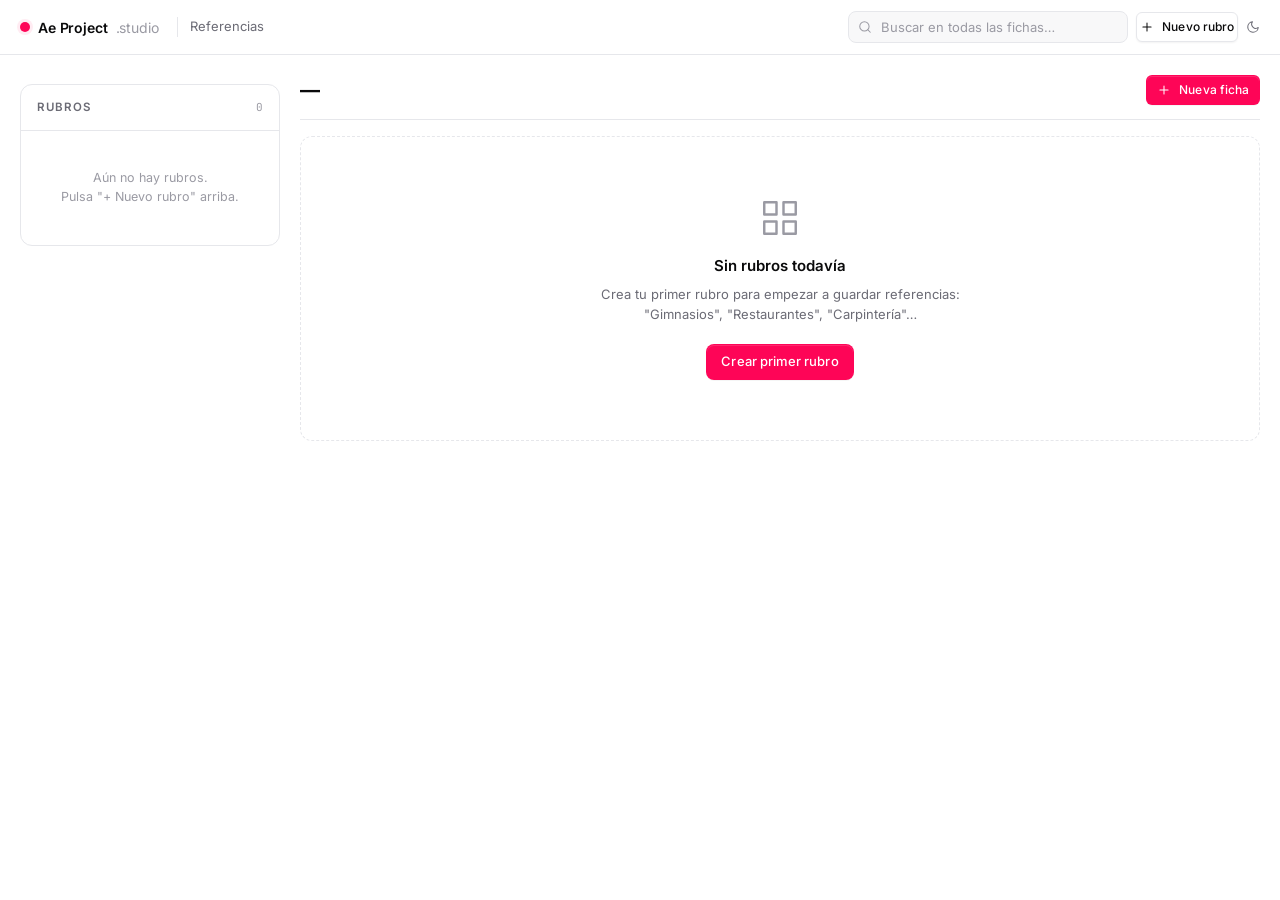
<file: referencias.html>
<!DOCTYPE html>
<html lang="es" data-theme="light">
<head>
<meta charset="UTF-8" />
<meta name="viewport" content="width=device-width, initial-scale=1.0" />
<meta name="theme-color" content="#FE0557" />
<title>Referencias · Ae Project .studio</title>
<link rel="preconnect" href="https://fonts.googleapis.com">
<link rel="preconnect" href="https://fonts.gstatic.com" crossorigin>
<link href="https://fonts.googleapis.com/css2?family=Inter:wght@400;500;600;700&family=JetBrains+Mono:wght@400;500&display=swap" rel="stylesheet">
<link rel="stylesheet" href="assets/base.css" />
<link rel="stylesheet" href="assets/referencias.css" />
</head>

<body>

<!-- ============================================================ HEADER -->
<header class="app-header">
  <a href="index.html" class="brand">
    <span class="brand-dot"></span>
    <span class="brand-name">Ae Project</span>
    <span class="brand-tld">.studio</span>
  </a>
  <span class="tool-name">Referencias</span>
  <div class="spacer"></div>

  <div class="actions">
    <div class="search-box">
      <svg class="icon input-icon" viewBox="0 0 24 24"><circle cx="11" cy="11" r="8"/><path d="M21 21l-4.35-4.35"/></svg>
      <input id="searchInput" placeholder="Buscar en todas las fichas…" />
    </div>
    <button class="btn btn-secondary btn-sm" id="btnNewRubro">
      <svg class="icon icon-sm" viewBox="0 0 24 24"><path d="M12 5v14M5 12h14"/></svg>
      <span class="label-hide">Nuevo rubro</span>
    </button>
    <button class="theme-toggle" id="themeToggle" aria-label="Cambiar tema">
      <svg class="icon icon-moon" viewBox="0 0 24 24"><path d="M21 12.79A9 9 0 1 1 11.21 3 7 7 0 0 0 21 12.79z"/></svg>
      <svg class="icon icon-sun" viewBox="0 0 24 24"><circle cx="12" cy="12" r="4"/><path d="M12 2v2M12 20v2M4.93 4.93l1.41 1.41M17.66 17.66l1.41 1.41M2 12h2M20 12h2M6.34 17.66l-1.41 1.41M19.07 4.93l-1.41 1.41"/></svg>
    </button>
  </div>
</header>

<!-- ============================================================ MAIN -->
<main class="ref-main">

  <aside class="ref-sidebar">
    <div class="sidebar-head">
      <span class="sh-title">Rubros</span>
      <div class="spacer"></div>
      <span class="sh-count" id="rubrosCount">0</span>
    </div>
    <div class="rubro-list" id="rubroList"></div>
  </aside>

  <div class="ref-content">
    <div class="content-head">
      <div class="ch-left">
        <h2 class="ch-title" id="contentTitle">—</h2>
        <span class="ch-count" id="contentCount"></span>
      </div>
      <div class="ch-right">
        <button class="btn btn-primary btn-sm" id="btnNewFicha">
          <svg class="icon icon-sm" viewBox="0 0 24 24"><path d="M12 5v14M5 12h14"/></svg>
          Nueva ficha
        </button>
      </div>
    </div>

    <div class="fichas-area" id="fichasArea"></div>
  </div>

</main>

<!-- ============================================================ RUBRO MODAL -->
<div class="modal" id="rubroModal" role="dialog" aria-modal="true">
  <div class="modal-backdrop" data-close></div>
  <div class="modal-panel">
    <div class="modal-head">
      <h3 class="modal-title" id="rubroModalTitle">Nuevo rubro</h3>
      <button class="modal-x" data-close aria-label="Cerrar">
        <svg class="icon icon-sm" viewBox="0 0 24 24"><path d="M18 6L6 18M6 6l12 12"/></svg>
      </button>
    </div>
    <p class="modal-body">Agrupa fichas de un mismo tema. Ej: Gimnasios, Carpintería, Restaurantes.</p>

    <div class="edit-form">
      <div class="field">
        <label class="field-label">Nombre</label>
        <input class="input" id="rubroNombre" placeholder="Ej. Gimnasios" autocomplete="off" />
      </div>
      <div class="field">
        <label class="field-label">Color</label>
        <div class="color-picker" id="rubroColorPicker"></div>
      </div>
    </div>

    <div class="modal-actions">
      <button class="btn btn-ghost" data-close>Cancelar</button>
      <button class="btn btn-primary" id="rubroSave">Guardar</button>
    </div>
  </div>
</div>

<!-- ============================================================ FICHA MODAL -->
<div class="modal" id="fichaModal" role="dialog" aria-modal="true">
  <div class="modal-backdrop" data-close></div>
  <div class="modal-panel ficha-panel">
    <div class="modal-head">
      <h3 class="modal-title" id="fichaModalTitle">Nueva ficha</h3>
      <button class="modal-x" data-close aria-label="Cerrar">
        <svg class="icon icon-sm" viewBox="0 0 24 24"><path d="M18 6L6 18M6 6l12 12"/></svg>
      </button>
    </div>

    <div class="ficha-body">

      <!-- Capturas -->
      <div class="ficha-block">
        <div class="ficha-block-head">
          <span class="fb-title">Capturas</span>
          <span class="fb-count" id="capturasCount">0</span>
          <div class="spacer"></div>
          <button class="btn btn-ghost btn-sm" id="btnAddCaptura">
            <svg class="icon icon-sm" viewBox="0 0 24 24"><path d="M12 5v14M5 12h14"/></svg>
            Añadir
          </button>
        </div>
        <div class="capturas-drop" id="capturasDrop" tabindex="0">
          <div class="capturas-empty" id="capturasEmpty">
            <svg class="icon icon-lg" viewBox="0 0 24 24"><path d="M21 15v4a2 2 0 0 1-2 2H5a2 2 0 0 1-2-2v-4"/><polyline points="17 8 12 3 7 8"/><line x1="12" y1="3" x2="12" y2="15"/></svg>
            <div>Arrastra imágenes, pégalas con <span class="mono">Ctrl/Cmd+V</span><br>o pulsa "Añadir".</div>
          </div>
          <div class="capturas-grid" id="capturasGrid"></div>
        </div>
      </div>

      <!-- Nombre -->
      <div class="ficha-block ficha-fields">
        <div class="field">
          <label class="field-label">Nombre</label>
          <input class="input" id="fichaNombre" placeholder="Ej. Gymshark" autocomplete="off" />
        </div>
        <div class="field">
          <label class="field-label">Instagram</label>
          <input class="input" id="fichaInstagram" placeholder="@usuario" autocomplete="off" />
        </div>
      </div>

      <!-- Copy -->
      <div class="ficha-block">
        <div class="ficha-block-head">
          <span class="fb-title">Copy</span>
          <div class="spacer"></div>
          <button class="btn btn-ghost btn-sm" id="btnCopyText" type="button">
            <svg class="icon icon-sm" viewBox="0 0 24 24"><rect x="9" y="9" width="13" height="13" rx="2"/><path d="M5 15H4a2 2 0 0 1-2-2V4a2 2 0 0 1 2-2h9a2 2 0 0 1 2 2v1"/></svg>
            Copiar
          </button>
        </div>
        <textarea class="textarea" id="fichaCopy" placeholder="Pega aquí el texto del post…"></textarea>
      </div>

    </div>

    <div class="modal-actions ficha-actions">
      <button class="btn btn-ghost btn-sm" id="btnMoveFicha" type="button">
        <svg class="icon icon-sm" viewBox="0 0 24 24"><polyline points="5 9 2 12 5 15"/><polyline points="9 5 12 2 15 5"/><polyline points="15 19 12 22 9 19"/><polyline points="19 9 22 12 19 15"/><line x1="2" y1="12" x2="22" y2="12"/><line x1="12" y1="2" x2="12" y2="22"/></svg>
        Mover a rubro
      </button>
      <div class="spacer"></div>
      <button class="btn btn-ghost danger-ghost" id="btnDeleteFicha" type="button">Eliminar</button>
      <button class="btn btn-ghost" data-close>Cancelar</button>
      <button class="btn btn-primary" id="btnSaveFicha">Guardar</button>
    </div>
  </div>
</div>

<!-- ============================================================ MOVE MODAL -->
<div class="modal modal-raised" id="moveModal" role="dialog" aria-modal="true">
  <div class="modal-backdrop" data-close></div>
  <div class="modal-panel">
    <div class="modal-head">
      <h3 class="modal-title">Mover ficha a…</h3>
      <button class="modal-x" data-close aria-label="Cerrar">
        <svg class="icon icon-sm" viewBox="0 0 24 24"><path d="M18 6L6 18M6 6l12 12"/></svg>
      </button>
    </div>
    <p class="modal-body">Se guardarán los cambios y la ficha pasará al rubro seleccionado.</p>
    <div class="move-list" id="moveList"></div>
    <div class="modal-actions">
      <button class="btn btn-ghost" data-close>Cancelar</button>
    </div>
  </div>
</div>

<!-- ============================================================ LIGHTBOX -->
<div class="lightbox" id="lightbox">
  <button class="lb-close" id="lbClose" aria-label="Cerrar">
    <svg class="icon icon-lg" viewBox="0 0 24 24"><path d="M18 6L6 18M6 6l12 12"/></svg>
  </button>
  <button class="lb-nav lb-prev" id="lbPrev" aria-label="Anterior">
    <svg class="icon icon-lg" viewBox="0 0 24 24"><polyline points="15 18 9 12 15 6"/></svg>
  </button>
  <button class="lb-nav lb-next" id="lbNext" aria-label="Siguiente">
    <svg class="icon icon-lg" viewBox="0 0 24 24"><polyline points="9 18 15 12 9 6"/></svg>
  </button>
  <div class="lb-stage" id="lbStage"></div>
  <div class="lb-counter" id="lbCounter">0 / 0</div>
</div>

<!-- ============================================================ CONFIRM MODAL -->
<div class="modal" id="confirmModal" role="dialog" aria-modal="true">
  <div class="modal-backdrop" data-close></div>
  <div class="modal-panel">
    <div class="modal-head">
      <h3 class="modal-title" id="confirmTitle">Confirmar</h3>
      <button class="modal-x" data-close aria-label="Cerrar">
        <svg class="icon icon-sm" viewBox="0 0 24 24"><path d="M18 6L6 18M6 6l12 12"/></svg>
      </button>
    </div>
    <p class="modal-body" id="confirmBody"></p>
    <div class="modal-actions">
      <button class="btn btn-ghost" data-close>Cancelar</button>
      <button class="btn btn-danger" id="confirmOk">Confirmar</button>
    </div>
  </div>
</div>

<input type="file" id="fileInput" accept="image/*" multiple hidden />
<div class="toast-host" id="toastHost"></div>

<script src="assets/utils.js"></script>
<script src="assets/referencias.js"></script>

</body>
</html>
</file>
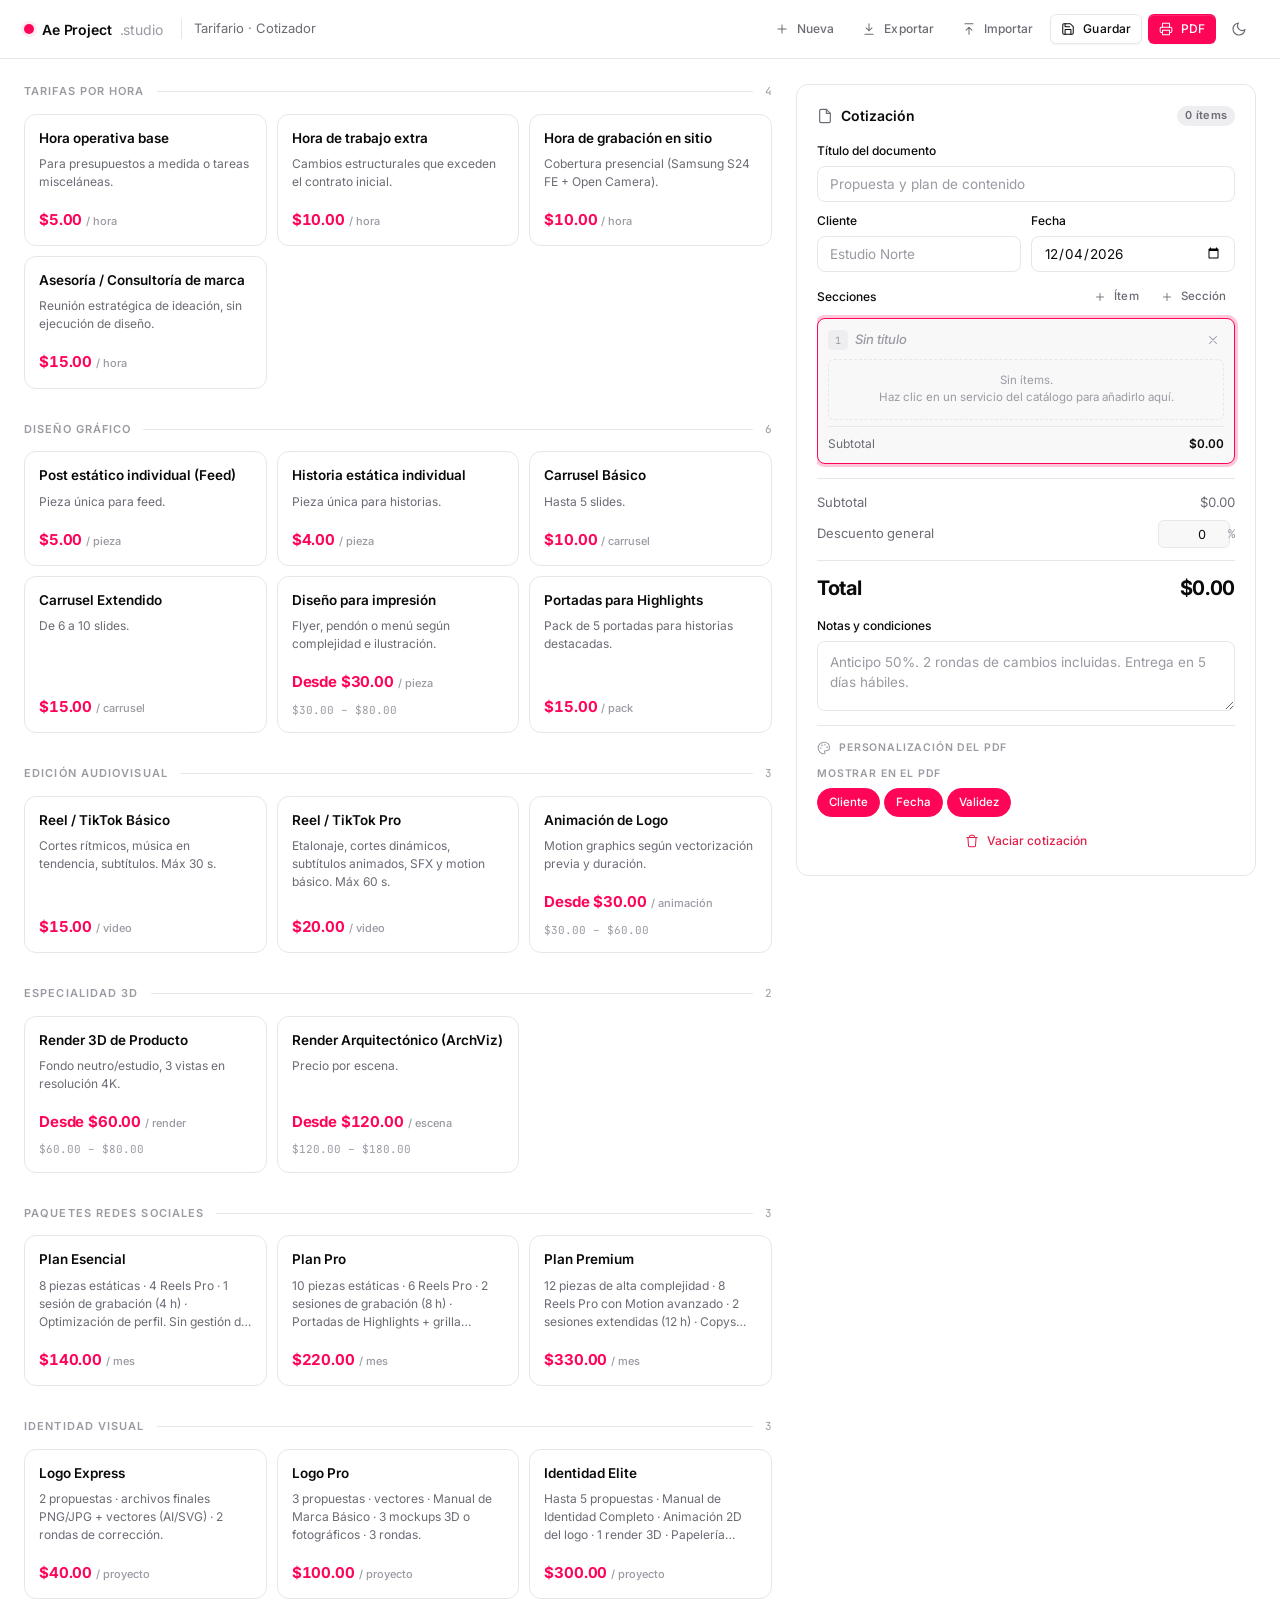
<file: tarifario.html>
<!DOCTYPE html>
<html lang="es" data-theme="light">
<head>
<meta charset="UTF-8" />
<meta name="viewport" content="width=device-width, initial-scale=1.0" />
<meta name="theme-color" content="#FE0557" />
<title>Tarifario · Ae Project .studio</title>
<link rel="preconnect" href="https://fonts.googleapis.com">
<link rel="preconnect" href="https://fonts.gstatic.com" crossorigin>
<link href="https://fonts.googleapis.com/css2?family=Inter:wght@400;500;600;700&family=JetBrains+Mono:wght@400;500&display=swap" rel="stylesheet">
<link rel="stylesheet" href="assets/base.css" />

<style>
  /* ============================================================
     Header de aplicación
     ============================================================ */
  .app-header {
    position: sticky; top: 0; z-index: 50;
    display: flex; align-items: center; gap: 14px;
    padding: 12px 24px;
    background: color-mix(in srgb, var(--bg) 82%, transparent);
    backdrop-filter: blur(14px);
    -webkit-backdrop-filter: blur(14px);
    border-bottom: 1px solid var(--border);
  }
  .app-header .tool-name {
    font-size: 13px; color: var(--text-muted);
    padding-left: 12px; margin-left: 4px;
    border-left: 1px solid var(--border);
  }
  .app-header .spacer { flex: 1; }
  .app-header .actions { display: flex; gap: 6px; align-items: center; }

  /* ============================================================
     Layout
     ============================================================ */
  .tarifario-main {
    display: grid;
    grid-template-columns: minmax(0, 1fr) 460px;
    gap: 24px;
    padding: 24px;
    max-width: 1480px;
    margin: 0 auto;
    align-items: start;
  }

  /* ---------- Catálogo ---------- */
  .cat-block { margin-bottom: 32px; }
  .cat-block:last-child { margin-bottom: 0; }
  .cat-head {
    display: flex; align-items: center; gap: 12px;
    margin-bottom: 14px;
  }
  .cat-head .cat-name {
    font-size: 11px; font-weight: 600;
    text-transform: uppercase; letter-spacing: 0.1em;
    color: var(--text-subtle);
    white-space: nowrap;
  }
  .cat-head .cat-rule { flex: 1; height: 1px; background: var(--border); }
  .cat-head .cat-count {
    font-family: var(--font-mono);
    font-size: 11px;
    color: var(--text-subtle);
  }

  .serv-grid {
    display: grid;
    grid-template-columns: repeat(auto-fill, minmax(240px, 1fr));
    gap: 10px;
  }

  .serv {
    text-align: left;
    background: var(--surface);
    border: 1px solid var(--border);
    border-radius: var(--r-lg);
    padding: 14px;
    display: flex; flex-direction: column; gap: 8px;
    transition: border-color var(--dur) var(--ease),
                transform var(--dur) var(--ease),
                box-shadow var(--dur) var(--ease);
    cursor: pointer;
    font: inherit; color: inherit;
  }
  .serv:hover {
    transform: translateY(-2px);
    border-color: transparent;
    box-shadow: var(--shadow-md);
  }
  .serv:active { transform: translateY(0); }
  .serv .serv-name {
    font-size: 13.5px; font-weight: 600;
    line-height: 1.35;
    color: var(--text);
  }
  .serv .serv-desc {
    font-size: 12px; color: var(--text-muted);
    line-height: 1.5;
    display: -webkit-box;
    -webkit-line-clamp: 3;
    -webkit-box-orient: vertical;
    overflow: hidden;
  }
  .serv .serv-foot {
    margin-top: auto;
    padding-top: 10px;
    display: flex; align-items: baseline; justify-content: space-between;
    gap: 8px;
  }
  .serv .serv-price {
    font-size: 15px; font-weight: 700;
    color: var(--brand);
    letter-spacing: -0.01em;
    font-variant-numeric: tabular-nums;
  }
  .serv .serv-price small {
    font-weight: 500; font-size: 11px;
    color: var(--text-subtle);
    letter-spacing: 0;
    margin-left: 4px;
  }
  .serv .serv-range {
    font-size: 11px;
    color: var(--text-subtle);
    font-family: var(--font-mono);
  }

  /* ---------- Panel de cotización ---------- */
  .cotizacion {
    position: sticky;
    top: 84px;
    background: var(--surface);
    border: 1px solid var(--border);
    border-radius: var(--r-lg);
    padding: 20px;
    max-height: calc(100vh - 108px);
    display: flex; flex-direction: column;
    gap: 16px;
  }
  .cotizacion .cot-head {
    display: flex; align-items: center; gap: 8px;
  }
  .cotizacion .cot-title {
    font-size: 14px; font-weight: 600;
  }
  .cotizacion .cot-body {
    display: flex; flex-direction: column; gap: 14px;
    overflow-y: auto;
    padding-right: 4px;
    margin-right: -4px;
  }
  .cotizacion .cot-body::-webkit-scrollbar { width: 6px; }
  .cotizacion .cot-body::-webkit-scrollbar-thumb {
    background: var(--surface-3); border-radius: 3px;
  }

  .meta-fields {
    display: grid;
    grid-template-columns: 1fr 1fr;
    gap: 10px;
  }
  .meta-fields .field-full { grid-column: 1 / -1; }

  /* Secciones */
  .seciones-head {
    display: flex;
    align-items: center;
    justify-content: space-between;
    margin-bottom: 10px;
  }
  .seciones-list {
    display: flex;
    flex-direction: column;
    gap: 10px;
  }
  .sec-block {
    background: var(--surface-2);
    border: 1px solid var(--border);
    border-radius: var(--r-md);
    padding: 10px;
    transition: border-color var(--dur) var(--ease),
                box-shadow var(--dur) var(--ease);
    cursor: default;
  }
  .sec-block.active {
    border-color: var(--brand);
    box-shadow: 0 0 0 3px var(--brand-glow);
  }
  .sec-block .sec-block-head {
    display: flex;
    align-items: center;
    gap: 6px;
    margin-bottom: 8px;
  }
  .sec-block .sec-num {
    font-family: var(--font-mono);
    font-size: 10px;
    color: var(--text-subtle);
    background: var(--surface-3);
    min-width: 20px;
    height: 20px;
    border-radius: var(--r-xs);
    display: inline-flex; align-items: center; justify-content: center;
    flex-shrink: 0;
    padding: 0 5px;
  }
  .sec-block .sec-title-input {
    flex: 1;
    min-width: 0;
    font: inherit;
    font-size: 13px;
    font-weight: 600;
    background: transparent;
    border: 1px solid transparent;
    border-radius: var(--r-xs);
    padding: 3px 6px;
    margin: -3px -6px;
    color: var(--text);
    transition: all var(--dur) var(--ease);
  }
  .sec-block .sec-title-input:hover { border-color: var(--border); }
  .sec-block .sec-title-input:focus {
    outline: none;
    background: var(--surface);
    border-color: var(--brand);
  }
  .sec-block .sec-title-input::placeholder {
    color: var(--text-subtle);
    font-weight: 500;
    font-style: italic;
  }
  .sec-block .sec-del {
    width: 22px; height: 22px; padding: 0;
    display: flex; align-items: center; justify-content: center;
    border-radius: var(--r-sm);
    color: var(--text-subtle);
    background: transparent; border: 0;
    cursor: pointer;
    transition: all var(--dur) var(--ease);
    flex-shrink: 0;
  }
  .sec-block .sec-del:hover {
    background: var(--danger-subtle);
    color: var(--danger);
  }
  .sec-block .sec-items {
    display: flex;
    flex-direction: column;
    gap: 6px;
  }
  .sec-block .sec-empty {
    border: 1px dashed var(--border);
    border-radius: var(--r-sm);
    padding: 12px 10px;
    text-align: center;
    font-size: 11.5px;
    color: var(--text-subtle);
    line-height: 1.5;
  }
  .sec-block .sec-subtotal {
    display: flex;
    justify-content: space-between;
    align-items: center;
    padding-top: 8px;
    margin-top: 6px;
    border-top: 1px solid var(--border);
    font-size: 12px;
    color: var(--text-muted);
    font-variant-numeric: tabular-nums;
  }
  .sec-block .sec-subtotal strong {
    color: var(--text);
    font-weight: 600;
  }

  /* Items dentro de secciones (reusa la misma estructura visual) */
  .item {
    background: var(--surface);
    border: 1px solid var(--border);
    border-radius: var(--r-sm);
    padding: 8px;
    display: grid;
    grid-template-columns: 1fr auto;
    gap: 4px 6px;
    transition: border-color var(--dur) var(--ease);
  }
  .item:hover { border-color: var(--border-strong); }
  .item .item-name {
    grid-column: 1 / 2;
    font-size: 12.5px; font-weight: 600;
    line-height: 1.3;
    overflow: hidden;
    color: var(--text);
  }
  .item .item-name input {
    width: 100%;
    font: inherit; font-weight: 600;
    background: transparent;
    border: 1px solid transparent;
    border-radius: var(--r-xs);
    padding: 2px 4px; margin: -2px -4px;
    color: inherit;
    transition: all var(--dur) var(--ease);
  }
  .item .item-name input:hover { border-color: var(--border); }
  .item .item-name input:focus {
    outline: none;
    background: var(--surface-2);
    border-color: var(--brand);
  }
  .item .item-remove {
    grid-column: 2 / 3;
    width: 20px; height: 20px; padding: 0;
    display: flex; align-items: center; justify-content: center;
    border-radius: var(--r-xs);
    color: var(--text-subtle);
    background: transparent; border: 0; cursor: pointer;
    transition: all var(--dur) var(--ease);
  }
  .item .item-remove:hover {
    background: var(--danger-subtle);
    color: var(--danger);
  }
  .item .item-desc {
    grid-column: 1 / -1;
    width: 100%;
    font: inherit;
    font-size: 11.5px;
    line-height: 1.5;
    color: var(--text-muted);
    background: transparent;
    border: 1px solid transparent;
    border-radius: var(--r-xs);
    padding: 3px 5px;
    margin: -2px -5px;
    resize: none;
    overflow: hidden;
    min-height: 20px;
    transition: all var(--dur) var(--ease);
  }
  .item .item-desc::placeholder {
    color: var(--text-subtle);
    font-style: italic;
  }
  .item .item-desc:hover { border-color: var(--border); }
  .item .item-desc:focus {
    outline: none;
    background: var(--surface-2);
    border-color: var(--brand);
    color: var(--text);
    box-shadow: 0 0 0 2px var(--brand-glow);
  }
  .item .item-row {
    grid-column: 1 / -1;
    display: grid;
    grid-template-columns: 52px 1fr auto;
    gap: 5px;
    align-items: center;
    margin-top: 2px;
  }
  .item .item-row input {
    width: 100%;
    height: 24px;
    padding: 0 6px;
    background: var(--surface-2);
    border: 1px solid var(--border);
    border-radius: var(--r-xs);
    font-size: 11.5px;
    font-variant-numeric: tabular-nums;
    color: var(--text);
    transition: all var(--dur) var(--ease);
  }
  .item .item-row input:hover { border-color: var(--border-strong); }
  .item .item-row input:focus {
    outline: none;
    border-color: var(--brand);
    box-shadow: 0 0 0 2px var(--brand-glow);
  }
  .item .item-sub {
    font-size: 12px; font-weight: 600;
    font-variant-numeric: tabular-nums;
    color: var(--text);
    min-width: 60px; text-align: right;
  }
  .item .item-hint {
    grid-column: 1 / -1;
    font-family: var(--font-mono);
    font-size: 10px;
    color: var(--text-subtle);
  }
  .item .qty-suffix { position: relative; }
  .item .qty-suffix input { padding-right: 24px; }
  .item .qty-suffix::after {
    content: attr(data-unit);
    position: absolute;
    right: 6px; top: 50%;
    transform: translateY(-50%);
    font-size: 9.5px;
    color: var(--text-subtle);
    text-transform: uppercase;
    letter-spacing: 0.05em;
    pointer-events: none;
  }

  /* Totales globales */
  .totales {
    border-top: 1px solid var(--border);
    padding-top: 14px;
    display: flex; flex-direction: column; gap: 8px;
    font-variant-numeric: tabular-nums;
  }
  .totales .l {
    display: flex; justify-content: space-between; align-items: center;
    font-size: 13px; color: var(--text-muted);
  }
  .totales .l.big {
    padding-top: 12px;
    margin-top: 4px;
    border-top: 1px solid var(--border);
    font-size: 20px; font-weight: 700;
    color: var(--text);
    letter-spacing: -0.015em;
  }
  .totales .disc-row {
    display: flex; justify-content: space-between; align-items: center;
    font-size: 13px; color: var(--text-muted);
    gap: 8px;
  }
  .totales .disc-row .disc-input {
    width: 72px; height: 28px;
    text-align: right;
    padding: 0 8px;
    background: var(--surface-2);
    border: 1px solid var(--border);
    border-radius: var(--r-sm);
    font-size: 12.5px;
    font-variant-numeric: tabular-nums;
    color: var(--text);
    transition: all var(--dur) var(--ease);
  }
  .totales .disc-row .disc-input:focus {
    outline: none;
    border-color: var(--brand);
    box-shadow: 0 0 0 3px var(--brand-glow);
  }
  .totales .disc-row .disc-suffix {
    font-family: var(--font-mono);
    font-size: 12px;
    color: var(--text-subtle);
    margin-left: -4px;
  }

  /* Saved list */
  .saved-head {
    display: flex; align-items: center; justify-content: space-between;
    margin-bottom: 10px;
  }
  .saved-list { display: flex; flex-direction: column; gap: 6px; }
  .saved-item {
    display: flex; align-items: center; gap: 8px;
    padding: 8px 8px 8px 12px;
    background: var(--surface-2);
    border: 1px solid var(--border);
    border-radius: var(--r-sm);
    font-size: 12.5px;
    transition: all var(--dur) var(--ease);
  }
  .saved-item:hover { border-color: var(--border-strong); }
  .saved-item .si-name {
    flex: 1;
    overflow: hidden; text-overflow: ellipsis; white-space: nowrap;
    color: var(--text);
  }
  .saved-item .si-date {
    font-family: var(--font-mono);
    font-size: 10.5px;
    color: var(--text-subtle);
  }
  .saved-item button {
    width: 24px; height: 24px; padding: 0;
    display: flex; align-items: center; justify-content: center;
    border-radius: var(--r-xs);
    color: var(--text-subtle);
    background: transparent; border: 0; cursor: pointer;
    transition: all var(--dur) var(--ease);
  }
  .saved-item button:hover {
    background: var(--surface-3);
    color: var(--text);
  }
  .saved-item button.danger:hover {
    background: var(--danger-subtle);
    color: var(--danger);
  }

  /* Personalización del PDF */
  .pdf-custom {
    border-top: 1px solid var(--border);
    padding-top: 14px;
    display: flex;
    flex-direction: column;
    gap: 10px;
  }
  .pdf-custom-head {
    display: flex;
    align-items: center;
    gap: 8px;
  }
  .pdf-custom-head .pch-title {
    font-size: 10.5px;
    text-transform: uppercase;
    letter-spacing: 0.08em;
    color: var(--text-subtle);
    font-weight: 600;
  }
  .pdf-fields {
    display: flex;
    flex-direction: column;
    gap: 6px;
  }
  .pdf-fields .mini-label {
    font-size: 10.5px;
    text-transform: uppercase;
    letter-spacing: 0.08em;
    color: var(--text-subtle);
    font-weight: 600;
  }

  /* Modal */
  .modal-head {
    display: flex; align-items: flex-start; gap: 12px;
    margin-bottom: 10px;
  }
  .modal-title {
    flex: 1;
    font-size: 16px; font-weight: 600;
    letter-spacing: -0.01em;
    line-height: 1.3;
  }
  .modal-x {
    width: 28px; height: 28px;
    margin: -4px -4px 0 0;
    display: flex; align-items: center; justify-content: center;
    border-radius: var(--r-sm);
    color: var(--text-subtle);
    background: transparent; border: 0; cursor: pointer;
    transition: all var(--dur) var(--ease);
  }
  .modal-x:hover { background: var(--surface-2); color: var(--text); }
  .modal-body {
    font-size: 13.5px; color: var(--text-muted);
    line-height: 1.55;
    margin-bottom: 20px;
  }
  .modal-input { margin-bottom: 20px; }
  .modal-actions {
    display: flex; justify-content: flex-end; gap: 8px;
  }

  /* Toast host */
  .toast-host {
    position: fixed;
    bottom: 24px; right: 24px;
    z-index: 200;
    display: flex; flex-direction: column; gap: 8px;
    pointer-events: none;
  }
  .toast-host .toast {
    pointer-events: auto;
    animation: toastIn 260ms var(--ease);
  }
  @keyframes toastIn {
    from { opacity: 0; transform: translateY(12px) scale(0.98); }
  }

  /* Responsive */
  @media (max-width: 1080px) {
    .tarifario-main { grid-template-columns: 1fr; padding: 16px; }
    .cotizacion { position: static; max-height: none; }
    .app-header { padding: 10px 16px; flex-wrap: wrap; }
    .app-header .tool-name { display: none; }
  }
  @media (max-width: 520px) {
    .meta-fields { grid-template-columns: 1fr; }
    .serv-grid { grid-template-columns: 1fr; }
    .app-header .actions .label-hide { display: none; }
  }
</style>
</head>

<body>

<!-- ============================================================ HEADER -->
<header class="app-header">
  <a href="index.html" class="brand">
    <span class="brand-dot"></span>
    <span class="brand-name">Ae Project</span>
    <span class="brand-tld">.studio</span>
  </a>
  <span class="tool-name">Tarifario · Cotizador</span>
  <div class="spacer"></div>

  <div class="actions">
    <button class="btn btn-ghost btn-sm" id="btnNueva">
      <svg class="icon icon-sm" viewBox="0 0 24 24"><path d="M12 5v14M5 12h14"/></svg>
      <span class="label-hide">Nueva</span>
    </button>
    <button class="btn btn-ghost btn-sm" id="btnExportar">
      <svg class="icon icon-sm" viewBox="0 0 24 24"><path d="M12 3v12M7 10l5 5 5-5M5 21h14"/></svg>
      <span class="label-hide">Exportar</span>
    </button>
    <button class="btn btn-ghost btn-sm" id="btnImportar">
      <svg class="icon icon-sm" viewBox="0 0 24 24"><path d="M12 21V9M7 14l5-5 5 5M5 3h14"/></svg>
      <span class="label-hide">Importar</span>
    </button>
    <button class="btn btn-secondary btn-sm" id="btnGuardar">
      <svg class="icon icon-sm" viewBox="0 0 24 24"><path d="M19 21H5a2 2 0 0 1-2-2V5a2 2 0 0 1 2-2h11l5 5v11a2 2 0 0 1-2 2z"/><polyline points="17 21 17 13 7 13 7 21"/><polyline points="7 3 7 8 15 8"/></svg>
      <span class="label-hide">Guardar</span>
    </button>
    <button class="btn btn-primary btn-sm" id="btnImprimir">
      <svg class="icon icon-sm" viewBox="0 0 24 24"><polyline points="6 9 6 2 18 2 18 9"/><path d="M6 18H4a2 2 0 0 1-2-2v-5a2 2 0 0 1 2-2h16a2 2 0 0 1 2 2v5a2 2 0 0 1-2 2h-2"/><rect x="6" y="14" width="12" height="8"/></svg>
      PDF
    </button>

    <button class="theme-toggle" id="themeToggle" aria-label="Cambiar tema">
      <svg class="icon icon-moon" viewBox="0 0 24 24"><path d="M21 12.79A9 9 0 1 1 11.21 3 7 7 0 0 0 21 12.79z"/></svg>
      <svg class="icon icon-sun" viewBox="0 0 24 24"><circle cx="12" cy="12" r="4"/><path d="M12 2v2M12 20v2M4.93 4.93l1.41 1.41M17.66 17.66l1.41 1.41M2 12h2M20 12h2M6.34 17.66l-1.41 1.41M19.07 4.93l-1.41 1.41"/></svg>
    </button>
  </div>
</header>

<!-- ============================================================ MAIN -->
<main class="tarifario-main">

  <div class="catalogo" id="catalogo"></div>

  <aside class="cotizacion">
    <div class="cot-head">
      <svg class="icon" viewBox="0 0 24 24" style="color:var(--text-muted)"><path d="M14 2H6a2 2 0 0 0-2 2v16a2 2 0 0 0 2 2h12a2 2 0 0 0 2-2V8z"/><polyline points="14 2 14 8 20 8"/></svg>
      <span class="cot-title">Cotización</span>
      <div class="spacer" style="flex:1"></div>
      <span class="badge" id="badgeCount">0 ítems</span>
    </div>

    <div class="cot-body">

      <div class="meta-fields">
        <div class="field field-full">
          <label class="field-label">Título del documento</label>
          <input class="input" type="text" id="titulo" placeholder="Propuesta y plan de contenido" />
        </div>
        <div class="field">
          <label class="field-label">Cliente</label>
          <input class="input" type="text" id="cliente" placeholder="Estudio Norte" />
        </div>
        <div class="field">
          <label class="field-label">Fecha</label>
          <input class="input" type="date" id="fecha" />
        </div>
      </div>

      <div>

<div class="seciones-head">
  <span class="field-label" style="margin:0">Secciones</span>
  <div style="display:flex;gap:4px">
    <button class="btn btn-ghost btn-sm" id="btnCustom" style="height:22px;padding:0 8px;font-size:11.5px">
      <svg class="icon icon-sm" viewBox="0 0 24 24" style="width:12px;height:12px"><path d="M12 5v14M5 12h14"/></svg>
      Ítem
    </button>
    <button class="btn btn-ghost btn-sm" id="btnAddSeccion" style="height:22px;padding:0 8px;font-size:11.5px">
      <svg class="icon icon-sm" viewBox="0 0 24 24" style="width:12px;height:12px"><path d="M12 5v14M5 12h14"/></svg>
      Sección
    </button>
  </div>
</div>
        
        <div class="seciones-list" id="seccionesList"></div>

      </div>

      <div class="totales">
        <div class="l">
          <span>Subtotal</span>
          <span id="subtotal">$0.00</span>
        </div>
        <div class="disc-row">
          <span>Descuento general</span>
          <div style="display:flex;align-items:center;gap:2px">
            <input class="disc-input" type="number" id="descuento" min="0" max="100" step="1" value="0" />
            <span class="disc-suffix">%</span>
          </div>
        </div>
        <div class="l big">
          <span>Total</span>
          <span id="total">$0.00</span>
        </div>
      </div>

      <div class="field">
        <label class="field-label">Notas y condiciones</label>
        <textarea class="textarea" id="notas" placeholder="Anticipo 50%. 2 rondas de cambios incluidas. Entrega en 5 días hábiles." style="min-height:70px"></textarea>
      </div>

      <!-- Personalización del PDF -->
      <div class="pdf-custom">
        <div class="pdf-custom-head">
          <svg class="icon icon-sm" viewBox="0 0 24 24" style="color:var(--text-subtle)"><circle cx="13.5" cy="6.5" r=".5"/><circle cx="17.5" cy="10.5" r=".5"/><circle cx="8.5" cy="7.5" r=".5"/><circle cx="6.5" cy="12.5" r=".5"/><path d="M12 2C6.5 2 2 6.5 2 12s4.5 10 10 10c.9 0 1.6-.7 1.6-1.6 0-.4-.2-.8-.4-1.1-.3-.3-.4-.6-.4-1.1 0-.9.7-1.6 1.6-1.6H16c3 0 5.5-2.5 5.5-5.5C21.5 6 17.5 2 12 2z"/></svg>
          <span class="pch-title">Personalización del PDF</span>
        </div>

        <div class="pdf-fields">
          <span class="mini-label">Mostrar en el PDF</span>
          <div class="chips-row" id="pdfFieldToggles"></div>
        </div>
      </div>

      <button class="btn btn-ghost btn-sm" id="btnLimpiar" style="color:var(--danger);width:100%">
        <svg class="icon icon-sm" viewBox="0 0 24 24"><path d="M3 6h18M8 6V4a2 2 0 0 1 2-2h4a2 2 0 0 1 2 2v2M19 6l-1 14a2 2 0 0 1-2 2H8a2 2 0 0 1-2-2L5 6"/></svg>
        Vaciar cotización
      </button>

      <div class="saved">
        <div class="saved-head">
          <span class="field-label" style="margin:0">Guardadas</span>
          <span class="badge" id="badgeSaved">0</span>
        </div>
        <div class="saved-list" id="savedList"></div>
      </div>

    </div>
  </aside>

</main>

<!-- Modal reutilizable -->
<div class="modal" id="appModal" role="dialog" aria-modal="true">
  <div class="modal-backdrop" data-close></div>
  <div class="modal-panel">
    <div class="modal-head">
      <h3 class="modal-title" id="modalTitle"></h3>
      <button class="modal-x" data-close aria-label="Cerrar">
        <svg class="icon icon-sm" viewBox="0 0 24 24"><path d="M18 6L6 18M6 6l12 12"/></svg>
      </button>
    </div>
    <p class="modal-body" id="modalBody"></p>
    <div class="modal-input" id="modalInputWrap" hidden>
      <input class="input" id="modalInput" />
    </div>
    <div class="modal-actions">
      <button class="btn btn-ghost" data-close id="modalCancel">Cancelar</button>
      <button class="btn btn-primary" id="modalConfirm">Confirmar</button>
    </div>
  </div>
</div>

<div id="printArea"></div>
<div class="toast-host" id="toastHost"></div>

<script src="assets/utils.js"></script>
<script>
/* ============================================================
   CONFIGURACIÓN
   ────────────────────────────────────────────────────────────
   LOGO: coloca tu archivo en assets/logo.png (PNG con
   transparencia). Si no existe, se usará el "Ae" por defecto.
   ============================================================ */
const LOGO_URL = "logo.png";

/* ============================================================
   DATOS — edita aquí precios y servicios
   ============================================================ */
const SERVICIOS = [
  { id:"h-operativa", cat:"Tarifas por hora", nombre:"Hora operativa base", desc:"Para presupuestos a medida o tareas misceláneas.", precio:5, unidad:"hora" },
  { id:"h-extra", cat:"Tarifas por hora", nombre:"Hora de trabajo extra", desc:"Cambios estructurales que exceden el contrato inicial.", precio:10, unidad:"hora" },
  { id:"h-grabacion", cat:"Tarifas por hora", nombre:"Hora de grabación en sitio", desc:"Cobertura presencial (Samsung S24 FE + Open Camera).", precio:10, unidad:"hora" },
  { id:"h-asesoria", cat:"Tarifas por hora", nombre:"Asesoría / Consultoría de marca", desc:"Reunión estratégica de ideación, sin ejecución de diseño.", precio:15, unidad:"hora" },

  { id:"d-post", cat:"Diseño Gráfico", nombre:"Post estático individual (Feed)", desc:"Pieza única para feed.", precio:5, unidad:"pieza" },
  { id:"d-historia", cat:"Diseño Gráfico", nombre:"Historia estática individual", desc:"Pieza única para historias.", precio:4, unidad:"pieza" },
  { id:"d-carrusel-basico", cat:"Diseño Gráfico", nombre:"Carrusel Básico", desc:"Hasta 5 slides.", precio:10, unidad:"carrusel" },
  { id:"d-carrusel-ext", cat:"Diseño Gráfico", nombre:"Carrusel Extendido", desc:"De 6 a 10 slides.", precio:15, unidad:"carrusel" },
  { id:"d-impresion", cat:"Diseño Gráfico", nombre:"Diseño para impresión", desc:"Flyer, pendón o menú según complejidad e ilustración.", precioMin:30, precioMax:80, unidad:"pieza" },
  { id:"d-highlights", cat:"Diseño Gráfico", nombre:"Portadas para Highlights", desc:"Pack de 5 portadas para historias destacadas.", precio:15, unidad:"pack" },

  { id:"v-reel-basico", cat:"Edición Audiovisual", nombre:"Reel / TikTok Básico", desc:"Cortes rítmicos, música en tendencia, subtítulos. Máx 30 s.", precio:15, unidad:"video" },
  { id:"v-reel-pro", cat:"Edición Audiovisual", nombre:"Reel / TikTok Pro", desc:"Etalonaje, cortes dinámicos, subtítulos animados, SFX y motion básico. Máx 60 s.", precio:20, unidad:"video" },
  { id:"v-logo-anim", cat:"Edición Audiovisual", nombre:"Animación de Logo", desc:"Motion graphics según vectorización previa y duración.", precioMin:30, precioMax:60, unidad:"animación" },

  { id:"3d-producto", cat:"Especialidad 3D", nombre:"Render 3D de Producto", desc:"Fondo neutro/estudio, 3 vistas en resolución 4K.", precioMin:60, precioMax:80, unidad:"render" },
  { id:"3d-arq", cat:"Especialidad 3D", nombre:"Render Arquitectónico (ArchViz)", desc:"Precio por escena.", precioMin:120, precioMax:180, unidad:"escena" },

  { id:"p-esencial", cat:"Paquetes Redes Sociales", nombre:"Plan Esencial", desc:"8 piezas estáticas · 4 Reels Pro · 1 sesión de grabación (4 h) · Optimización de perfil. Sin gestión de comunidad.", precio:140, unidad:"mes" },
  { id:"p-pro", cat:"Paquetes Redes Sociales", nombre:"Plan Pro", desc:"10 piezas estáticas · 6 Reels Pro · 2 sesiones de grabación (8 h) · Portadas de Highlights + grilla mensual.", precio:220, unidad:"mes" },
  { id:"p-premium", cat:"Paquetes Redes Sociales", nombre:"Plan Premium", desc:"12 piezas de alta complejidad · 8 Reels Pro con Motion avanzado · 2 sesiones extendidas (12 h) · Copys estratégicos y asesoría prioritaria.", precio:330, unidad:"mes" },

  { id:"b-express", cat:"Identidad Visual", nombre:"Logo Express", desc:"2 propuestas · archivos finales PNG/JPG + vectores (AI/SVG) · 2 rondas de corrección.", precio:40, unidad:"proyecto" },
  { id:"b-pro", cat:"Identidad Visual", nombre:"Logo Pro", desc:"3 propuestas · vectores · Manual de Marca Básico · 3 mockups 3D o fotográficos · 3 rondas.", precio:100, unidad:"proyecto" },
  { id:"b-elite", cat:"Identidad Visual", nombre:"Identidad Elite", desc:"Hasta 5 propuestas · Manual de Identidad Completo · Animación 2D del logo · 1 render 3D · Papelería básica.", precio:300, unidad:"proyecto" },
];

const EMPRESA = {
  nombre: 'Ae Project',
  tld: '.studio',
  tagline: 'Diseño · Contenido · Dirección visual',
  email: 'aeproject.ve@gmail.com',
  web: '@aeproject.ve',
  telefono: '+58 424 722 6700',
  validez: '15 días',
};

const PDF_FIELDS = [
  { id: "cliente", label: "Cliente" },
  { id: "fecha",   label: "Fecha" },
  { id: "validez", label: "Validez" },
];

/* ============================================================
   ESTADO
   ============================================================ */
const LS_KEY = "tarifario-cotizador-v4";
const LS_KEY_OLD = "tarifario-cotizador-v3";

function newSectionId() {
  return "sec_" + Date.now().toString(36) + "_" + Math.random().toString(36).slice(2, 6);
}

function emptySection(titulo) {
  return { id: newSectionId(), titulo: titulo || "", items: [] };
}

let state = {
  titulo: "",
  cliente: "",
  fecha: today(),
  descuento: 0,
  notas: "",
  secciones: [emptySection()],
  guardadas: [],
  pdfFields: { cliente: true, fecha: true, validez: true },
};

function save() { store.set(LS_KEY, state); }

function load() {
  let saved = store.get(LS_KEY);
  // Migración desde v3 (items planos)
  if (!saved) {
    saved = store.get(LS_KEY_OLD);
    if (saved) {
      // Envolver items viejos en una sola sección
      const oldItems = Array.isArray(saved.items) ? saved.items : [];
      const oldProyecto = saved.proyecto || "";
      saved = {
        titulo: oldProyecto,
        cliente: saved.cliente || "",
        fecha: saved.fecha || today(),
        descuento: saved.descuento || 0,
        notas: saved.notas || "",
        secciones: [{ id: newSectionId(), titulo: "", items: oldItems }],
        guardadas: Array.isArray(saved.guardadas) ? saved.guardadas : [],
        pdfFields: saved.pdfFields || { cliente: true, fecha: true, validez: true },
      };
    }
  }
  if (saved) state = { ...state, ...saved };

  if (!state.fecha) state.fecha = today();
  if (!Array.isArray(state.secciones) || state.secciones.length === 0) {
    state.secciones = [emptySection()];
  }
  state.secciones.forEach(sec => {
    if (!sec.id) sec.id = newSectionId();
    if (typeof sec.titulo !== "string") sec.titulo = "";
    if (!Array.isArray(sec.items)) sec.items = [];
  });
  if (!Array.isArray(state.guardadas)) state.guardadas = [];
  if (!state.pdfFields) state.pdfFields = { cliente: true, fecha: true, validez: true };
  PDF_FIELDS.forEach(f => {
    if (typeof state.pdfFields[f.id] !== "boolean") state.pdfFields[f.id] = true;
  });
}

const servicio = id => SERVICIOS.find(s => s.id === id);
const precioBase = s => s.precio != null ? s.precio : s.precioMin;
const secById = id => state.secciones.find(s => s.id === id);

/* Sección activa (no se persiste) */
let activeSectionId = null;
function ensureActive() {
  if (!secById(activeSectionId)) {
    activeSectionId = state.secciones[0] ? state.secciones[0].id : null;
  }
}

/* ============================================================
   MODAL
   ============================================================ */
const Modal = (() => {
  const el = () => $('#appModal');
  let onConfirmCb = null;
  let keyHandler = null;

  function open({ title, body, input, placeholder, defaultValue, confirmLabel = 'Confirmar', cancelLabel = 'Cancelar', danger = false, onConfirm }) {
    $('#modalTitle').textContent = title || '';
    const bodyEl = $('#modalBody');
    bodyEl.textContent = body || '';
    bodyEl.hidden = !body;

    const inputWrap = $('#modalInputWrap');
    const inputEl = $('#modalInput');
    if (input) {
      inputWrap.hidden = false;
      inputEl.placeholder = placeholder || '';
      inputEl.value = defaultValue || '';
      inputEl.type = 'text';
    } else {
      inputWrap.hidden = true;
      inputEl.value = '';
    }

    const confirmBtn = $('#modalConfirm');
    confirmBtn.textContent = confirmLabel;
    confirmBtn.className = 'btn ' + (danger ? 'btn-danger' : 'btn-primary');
    $('#modalCancel').textContent = cancelLabel;

    onConfirmCb = onConfirm;
    el().classList.add('on');

    setTimeout(() => {
      if (input) { inputEl.focus(); inputEl.select(); }
      else confirmBtn.focus();
    }, 60);

    keyHandler = (e) => {
      if (e.key === 'Escape') { e.preventDefault(); close(); }
      else if (e.key === 'Enter') {
        if (e.target && e.target.id === 'modalCancel') return;
        e.preventDefault();
        triggerConfirm();
      }
    };
    document.addEventListener('keydown', keyHandler);
  }

  function triggerConfirm() {
    const hasInput = !$('#modalInputWrap').hidden;
    const value = hasInput ? $('#modalInput').value.trim() : null;
    const result = onConfirmCb ? onConfirmCb(value) : true;
    if (result !== false) close();
  }

  function close() {
    el().classList.remove('on');
    onConfirmCb = null;
    if (keyHandler) document.removeEventListener('keydown', keyHandler);
    keyHandler = null;
  }

  function init() {
    el().querySelectorAll('[data-close]').forEach(n => n.addEventListener('click', close));
    $('#modalConfirm').addEventListener('click', triggerConfirm);
  }

  return { open, close, init };
})();

/* ============================================================
   TOASTS
   ============================================================ */
function toast(title, desc = '', variant = 'brand') {
  const icons = {
    brand:   '<svg class="icon toast-icon" viewBox="0 0 24 24"><path d="M12 2v6l4 2"/><path d="M4 12a8 8 0 1 0 16 0 8 8 0 0 0-16 0z"/></svg>',
    success: '<svg class="icon toast-icon" viewBox="0 0 24 24"><path d="M22 11.08V12a10 10 0 1 1-5.93-9.14"/><polyline points="22 4 12 14.01 9 11.01"/></svg>',
    danger:  '<svg class="icon toast-icon" viewBox="0 0 24 24"><circle cx="12" cy="12" r="10"/><path d="M12 8v4M12 16h.01"/></svg>',
    info:    '<svg class="icon toast-icon" viewBox="0 0 24 24"><circle cx="12" cy="12" r="10"/><path d="M12 16v-4M12 8h.01"/></svg>',
  };
  const el = document.createElement('div');
  el.className = `toast ${variant}`;
  el.innerHTML = `
    ${icons[variant] || icons.info}
    <div style="flex:1">
      <div class="toast-title">${escapeHTML(title)}</div>
      ${desc ? `<div class="toast-desc">${escapeHTML(desc)}</div>` : ''}
    </div>
    <button class="toast-close" aria-label="Cerrar">
      <svg class="icon icon-sm" viewBox="0 0 24 24"><path d="M18 6L6 18M6 6l12 12"/></svg>
    </button>
  `;
  el.querySelector('.toast-close').addEventListener('click', () => el.remove());
  $('#toastHost').appendChild(el);
  setTimeout(() => { el.style.opacity = '0'; el.style.transition = 'opacity .3s'; setTimeout(() => el.remove(), 300); }, 3600);
}

/* ============================================================
   AUTO-RESIZE
   ============================================================ */
function autoResize(el) {
  el.style.height = 'auto';
  el.style.height = el.scrollHeight + 'px';
}

/* ============================================================
   TOGGLES PDF FIELDS
   ============================================================ */
function renderPdfFieldToggles() {
  const el = $("#pdfFieldToggles");
  if (!el) return;
  el.innerHTML = PDF_FIELDS.map(f => `
    <button class="filter-chip ${state.pdfFields[f.id] ? "active" : ""}" data-pdf-field="${f.id}">
      ${escapeHTML(f.label)}
    </button>
  `).join("");
  $$("[data-pdf-field]").forEach(b => b.addEventListener("click", () => {
    const id = b.dataset.pdfField;
    state.pdfFields[id] = !state.pdfFields[id];
    save();
    renderPdfFieldToggles();
  }));
}

/* ============================================================
   RENDER — Catálogo
   ============================================================ */
function renderCatalogo() {
  const groups = {};
  SERVICIOS.forEach(s => { (groups[s.cat] = groups[s.cat] || []).push(s); });

  const html = Object.entries(groups).map(([cat, list]) => `
    <section class="cat-block">
      <div class="cat-head">
        <span class="cat-name">${escapeHTML(cat)}</span>
        <span class="cat-rule"></span>
        <span class="cat-count">${list.length}</span>
      </div>
      <div class="serv-grid">
        ${list.map(s => {
          const hasRange = s.precioMin != null;
          const priceMain = hasRange ? fmt(s.precioMin) : fmt(s.precio);
          const pricePrefix = hasRange ? 'Desde ' : '';
          const rangeHTML = hasRange
            ? `<div class="serv-range">${fmt(s.precioMin)} – ${fmt(s.precioMax)}</div>`
            : '';
          return `
            <button class="serv" data-add="${s.id}">
              <div class="serv-name">${escapeHTML(s.nombre)}</div>
              ${s.desc ? `<div class="serv-desc">${escapeHTML(s.desc)}</div>` : ''}
              <div class="serv-foot">
                <span class="serv-price">${pricePrefix}${priceMain}<small>/ ${escapeHTML(s.unidad)}</small></span>
              </div>
              ${rangeHTML}
            </button>
          `;
        }).join('')}
      </div>
    </section>
  `).join('');

  $('#catalogo').innerHTML = html;
  $$('[data-add]').forEach(el => {
    el.addEventListener('click', () => addServicioToActive(el.dataset.add));
  });
}

/* ============================================================
   RENDER — Cotización (con secciones)
   ============================================================ */
function renderCotizacion() {
  $('#titulo').value = state.titulo;
  $('#cliente').value = state.cliente;
  $('#fecha').value = state.fecha;
  $('#descuento').value = state.descuento;
  $('#notas').value = state.notas;

  const totalItems = state.secciones.reduce((a, s) => a + s.items.length, 0);
  $('#badgeCount').textContent = `${totalItems} ${totalItems === 1 ? 'ítem' : 'ítems'}`;

  renderSecciones();
  updateTotales();
}

function renderSecciones() {
  ensureActive();
  const list = $('#seccionesList');
  if (!list) return;

  list.innerHTML = state.secciones.map((sec, idx) => {
    const subtotal = sec.items.reduce((a, it) => a + (Number(it.cantidad) || 0) * (Number(it.precio) || 0), 0);
    const isActive = sec.id === activeSectionId;

    const itemsHTML = sec.items.length === 0
      ? `<div class="sec-empty">Sin ítems.<br>Haz clic en un servicio del catálogo para añadirlo aquí.</div>`
      : `<div class="sec-items">${sec.items.map((it, i) => itemHTML(it, idx, i)).join('')}</div>`;

    return `
      <div class="sec-block ${isActive ? 'active' : ''}" data-sec-id="${sec.id}">
        <div class="sec-block-head">
          <span class="sec-num">${idx + 1}</span>
          <input class="sec-title-input" type="text" data-sec-title="${sec.id}" value="${escapeHTML(sec.titulo)}" placeholder="Sin título" />
          <button class="sec-del" data-sec-del="${sec.id}" aria-label="Eliminar sección" title="Eliminar sección">
            <svg class="icon icon-sm" viewBox="0 0 24 24"><path d="M18 6L6 18M6 6l12 12"/></svg>
          </button>
        </div>
        ${itemsHTML}
        <div class="sec-subtotal">
          <span>Subtotal</span>
          <strong>${fmt(subtotal)}</strong>
        </div>
      </div>
    `;
  }).join('');

  // Bindings de sección
  $$('[data-sec-id]').forEach(el => el.addEventListener('click', (e) => {
    // No activar al hacer clic en inputs o botones internos
    if (e.target.closest('input, textarea, button')) return;
    activeSectionId = el.dataset.secId;
    renderSecciones();
  }));

  $$('[data-sec-title]').forEach(inp => inp.addEventListener('input', () => {
    const s = secById(inp.dataset.secTitle);
    if (!s) return;
    s.titulo = inp.value;
    save();
  }));

  $$('[data-sec-del]').forEach(b => b.addEventListener('click', (e) => {
    e.stopPropagation();
    removeSection(b.dataset.secDel);
  }));

  // Bindings de items dentro de cada sección
  bindItemEvents();
}

function itemHTML(it, secIdx, itemIdx) {
  const sub = (Number(it.cantidad) || 0) * (Number(it.precio) || 0);
  const step = it.unidad === 'hora' ? '0.5' : '1';
  const min = it.unidad === 'hora' ? '0.5' : '1';
  
  // ✅ AHORA TODOS LOS NOMBRES SON EDITABLES
  const nameHTML = `<input type="text" data-name="${secIdx}:${itemIdx}" value="${escapeHTML(it.nombre)}" placeholder="Nombre del servicio" />`;

  const hint = it.rango
    ? `<div class="item-hint">Rango: ${fmt(it.rango[0])} – ${fmt(it.rango[1])}</div>`
    : '';
  const unitShort = (it.unidad || '').slice(0, 3);
  
  return `
    <div class="item" data-item="${secIdx}:${itemIdx}">
      <div class="item-name">${nameHTML}</div>
      <button class="item-remove" data-remove="${secIdx}:${itemIdx}" aria-label="Quitar">
        <svg class="icon icon-sm" viewBox="0 0 24 24"><path d="M18 6L6 18M6 6l12 12"/></svg>
      </button>
      <textarea class="item-desc" data-desc="${secIdx}:${itemIdx}" rows="1" placeholder="Descripción…">${escapeHTML(it.descripcion || '')}</textarea>
      <div class="item-row">
        <div class="qty-suffix" data-unit="${escapeHTML(unitShort)}">
          <input type="number" data-cant="${secIdx}:${itemIdx}" value="${it.cantidad}" min="${min}" step="${step}" />
        </div>
        <input type="number" data-precio="${secIdx}:${itemIdx}" value="${it.precio}" min="0" step="0.01" />
        <span class="item-sub">${fmt(sub)}</span>
      </div>
      ${hint}
    </div>
  `;
}

function bindItemEvents() {
  $$('[data-remove]').forEach(b => b.addEventListener('click', () => {
    const [si, ii] = b.dataset.remove.split(':').map(Number);
    const sec = state.secciones[si];
    if (!sec) return;
    sec.items.splice(ii, 1);
    save(); renderCotizacion();
  }));

  $$('[data-cant]').forEach(inp => inp.addEventListener('input', () => {
    const [si, ii] = inp.dataset.cant.split(':').map(Number);
    const sec = state.secciones[si];
    if (!sec) return;
    sec.items[ii].cantidad = inp.value === '' ? 0 : Number(inp.value);
    save();
    const item = inp.closest('.item');
    const sub = (Number(sec.items[ii].cantidad) || 0) * (Number(sec.items[ii].precio) || 0);
    if (item) item.querySelector('.item-sub').textContent = fmt(sub);
    // Actualizar subtotal de sección y totales globales
    const secBlock = inp.closest('.sec-block');
    if (secBlock) {
      const subSec = sec.items.reduce((a, x) => a + (Number(x.cantidad) || 0) * (Number(x.precio) || 0), 0);
      const subEl = secBlock.querySelector('.sec-subtotal strong');
      if (subEl) subEl.textContent = fmt(subSec);
    }
    updateTotales();
  }));

  $$('[data-precio]').forEach(inp => inp.addEventListener('input', () => {
    const [si, ii] = inp.dataset.precio.split(':').map(Number);
    const sec = state.secciones[si];
    if (!sec) return;
    sec.items[ii].precio = inp.value === '' ? 0 : Number(inp.value);
    save();
    const item = inp.closest('.item');
    const sub = (Number(sec.items[ii].cantidad) || 0) * (Number(sec.items[ii].precio) || 0);
    if (item) item.querySelector('.item-sub').textContent = fmt(sub);
    const secBlock = inp.closest('.sec-block');
    if (secBlock) {
      const subSec = sec.items.reduce((a, x) => a + (Number(x.cantidad) || 0) * (Number(x.precio) || 0), 0);
      const subEl = secBlock.querySelector('.sec-subtotal strong');
      if (subEl) subEl.textContent = fmt(subSec);
    }
    updateTotales();
  }));

  $$('[data-name]').forEach(inp => inp.addEventListener('input', () => {
    const [si, ii] = inp.dataset.name.split(':').map(Number);
    const sec = state.secciones[si];
    if (!sec) return;
    sec.items[ii].nombre = inp.value;
    save();
  }));

  $$('[data-desc]').forEach(ta => {
    autoResize(ta);
    ta.addEventListener('input', () => {
      const [si, ii] = ta.dataset.desc.split(':').map(Number);
      const sec = state.secciones[si];
      if (!sec) return;
      sec.items[ii].descripcion = ta.value;
      save();
      autoResize(ta);
    });
  });
}

function updateTotales() {
  const sub = state.secciones.reduce((a, sec) => 
    a + sec.items.reduce((b, it) => b + (Number(it.cantidad) || 0) * (Number(it.precio) || 0), 0)
  , 0);
  const d = Math.min(100, Math.max(0, Number(state.descuento) || 0));
  const total = sub * (1 - d / 100);
  $('#subtotal').textContent = fmt(sub);
  $('#total').textContent = fmt(total);
}

/* ============================================================
   SECCIONES · añadir, eliminar
   ============================================================ */
function addSection() {
  const sec = emptySection();
  state.secciones.push(sec);
  activeSectionId = sec.id;
  save(); renderCotizacion();
  setTimeout(() => {
    const inp = $(`[data-sec-title="${sec.id}"]`);
    if (inp) inp.focus();
  }, 50);
}

function removeSection(id) {
  if (state.secciones.length === 1) {
    // Última sección: no eliminar, solo vaciar
    const sec = secById(id);
    if (!sec) return;
    if (sec.items.length === 0 && !sec.titulo) return;
    Modal.open({
      title: 'Vaciar sección',
      body: 'Solo queda una sección. Se vaciará su contenido.',
      confirmLabel: 'Vaciar',
      danger: true,
      onConfirm: () => {
        sec.items = [];
        sec.titulo = "";
        save(); renderCotizacion();
        toast('Sección vaciada', '', 'info');
      }
    });
    return;
  }
  const sec = secById(id);
  if (!sec) return;
  Modal.open({
    title: 'Eliminar sección',
    body: `Se eliminará "${sec.titulo || 'Sección sin título'}" con sus ${sec.items.length} ítem${sec.items.length === 1 ? '' : 's'}.`,
    confirmLabel: 'Eliminar',
    danger: true,
    onConfirm: () => {
      state.secciones = state.secciones.filter(s => s.id !== id);
      if (activeSectionId === id) activeSectionId = state.secciones[0].id;
      save(); renderCotizacion();
      toast('Sección eliminada', '', 'info');
    }
  });
}

/* ============================================================
   ACCIONES sobre items
   ============================================================ */
function addServicioToActive(id) {
  const s = servicio(id);
  if (!s) return;
  ensureActive();
  const sec = secById(activeSectionId);
  if (!sec) return;
  sec.items.push({
    sid: id,
    nombre: s.nombre,
    descripcion: s.desc || '',
    cantidad: 1,
    precio: precioBase(s),
    unidad: s.unidad,
    rango: s.precioMin != null ? [s.precioMin, s.precioMax] : null,
  });
  save(); renderCotizacion();
}

function addCustomToActive() {
  // 1. Validar que haya secciones
  if (state.secciones.length === 0) {
    toast('No hay secciones', 'Crea una sección primero.', 'danger');
    return;
  }

  // 2. Determinar a qué sección agregar
  let targetSec = secById(activeSectionId);
  
  // Si no hay activa, o no existe, usamos la última sección
  if (!targetSec) {
    targetSec = state.secciones[state.secciones.length - 1];
    activeSectionId = targetSec.id;
  }

  // 3. Agregar el ítem
  targetSec.items.push({
    nombre: 'Nuevo ítem',
    descripcion: '',
    cantidad: 1,
    precio: 0,
    unidad: 'unidad',
    custom: true,
  });

  // 4. Guardar y renderizar
  save();
  renderCotizacion();

  // 5. Hacer scroll y foco automático al nuevo ítem
  setTimeout(() => {
    const secIdx = state.secciones.indexOf(targetSec);
    const itemIdx = targetSec.items.length - 1;
    
    // Buscamos el input del nombre del ítem recién creado
    const input = $(`[data-name="${secIdx}:${itemIdx}"]`);
    
    if (input) {
      // Scroll suave hacia el ítem
      input.scrollIntoView({ behavior: 'smooth', block: 'center' });
      
      // Foco y selección de texto (para que escribas encima inmediatamente)
      input.focus();
      input.select();
    }
  }, 100); // Pequeño delay para que el DOM se actualice

  
  save(); renderCotizacion();
  
  // Hacer foco automático en el nuevo ítem
  setTimeout(() => {
    const secIdx = state.secciones.indexOf(sec);
    const itemIdx = sec.items.length - 1;
    const input = $(`[data-name="${secIdx}:${itemIdx}"]`);
    if (input) {
      input.focus();
    }
  }, 50);
}

/* ============================================================
   ACCIONES globales
   ============================================================ */
function nuevaCotizacion() {
  const hasContent = state.secciones.some(s => s.items.length > 0 || s.titulo) || state.titulo || state.cliente;
  if (!hasContent) { resetState(); return; }
  Modal.open({
    title: 'Empezar nueva cotización',
    body: 'Se perderán los cambios actuales si no los has guardado antes.',
    confirmLabel: 'Empezar nueva',
    danger: true,
    onConfirm: () => {
      resetState();
      toast('Cotización nueva', 'Lista para empezar.', 'success');
    }
  });
}

function vaciarCotizacion() {
  const isEmpty = state.secciones.every(s => s.items.length === 0 && !s.titulo)
    && !state.cliente && !state.titulo && !state.notas;
  if (isEmpty) return;
  Modal.open({
    title: 'Vaciar cotización',
    body: 'Se eliminarán todas las secciones, ítems, cliente y notas. Esta acción no se puede deshacer.',
    confirmLabel: 'Vaciar',
    danger: true,
    onConfirm: () => {
      resetState();
      toast('Cotización vaciada', '', 'info');
    }
  });
}

function guardarCotizacion() {
  const totalItems = state.secciones.reduce((a, s) => a + s.items.length, 0);
  if (totalItems === 0) {
    toast('Nada que guardar', 'Añade al menos un ítem.', 'danger');
    return;
  }
  const def = (state.cliente || 'Cotización') + ' · ' + (state.titulo || state.fecha);
  Modal.open({
    title: 'Guardar cotización',
    body: 'Ponle un nombre para identificarla después.',
    input: true,
    placeholder: 'Ej. Estudio Norte · Marzo 2026',
    defaultValue: def,
    confirmLabel: 'Guardar',
    onConfirm: (nombre) => {
      if (!nombre) { toast('Nombre requerido', '', 'danger'); return false; }
      const snapshot = {
        titulo: state.titulo,
        cliente: state.cliente,
        fecha: state.fecha,
        descuento: state.descuento,
        notas: state.notas,
        secciones: JSON.parse(JSON.stringify(state.secciones)),
      };
      state.guardadas.unshift({ id: 'c' + Date.now(), nombre, fecha: state.fecha, snapshot });
      save(); renderGuardadas();
      toast('Cotización guardada', nombre, 'success');
    }
  });
}

function resetState() {
  state.titulo = '';
  state.cliente = '';
  state.notas = '';
  state.descuento = 0;
  state.fecha = today();
  state.secciones = [emptySection()];
  activeSectionId = state.secciones[0].id;
  save();
  renderCotizacion();
}

/* ============================================================
   RENDER — Guardadas
   ============================================================ */
function renderGuardadas() {
  const el = $('#savedList');
  $('#badgeSaved').textContent = state.guardadas.length;
  if (state.guardadas.length === 0) {
    el.innerHTML = `<span style="font-size:12px;color:var(--text-subtle)">Aún no has guardado ninguna.</span>`;
    return;
  }
  el.innerHTML = state.guardadas.map(g => `
    <div class="saved-item">
      <span class="si-name" title="${escapeHTML(g.nombre)}">${escapeHTML(g.nombre)}</span>
      <span class="si-date">${escapeHTML(formatDate(g.fecha, 'es-VE'))}</span>
      <button data-load="${g.id}" aria-label="Abrir">
        <svg class="icon icon-sm" viewBox="0 0 24 24"><path d="M5 12h14M13 5l7 7-7 7"/></svg>
      </button>
      <button class="danger" data-del="${g.id}" aria-label="Eliminar">
        <svg class="icon icon-sm" viewBox="0 0 24 24"><path d="M18 6L6 18M6 6l12 12"/></svg>
      </button>
    </div>
  `).join('');

  $$('[data-load]').forEach(b => b.addEventListener('click', () => {
    const g = state.guardadas.find(x => x.id === b.dataset.load);
    if (!g) return;
    Object.assign(state, JSON.parse(JSON.stringify(g.snapshot)));
    if (!Array.isArray(state.secciones) || state.secciones.length === 0) {
      state.secciones = [emptySection()];
    }
    activeSectionId = state.secciones[0].id;
    save(); renderCotizacion();
    toast('Cotización abierta', g.nombre, 'info');
  }));
  $$('[data-del]').forEach(b => b.addEventListener('click', () => {
    state.guardadas = state.guardadas.filter(x => x.id !== b.dataset.del);
    save(); renderGuardadas();
  }));
}

/* ============================================================
   PDF
   ============================================================ */
function buildPrintArea() {
  const sub = state.secciones.reduce((a, sec) =>
    a + sec.items.reduce((b, it) => b + (Number(it.cantidad) || 0) * (Number(it.precio) || 0), 0)
  , 0);
  const d = Math.min(100, Math.max(0, Number(state.descuento) || 0));
  const total = sub * (1 - d / 100);

  const multipleSections = state.secciones.length > 1;

  const sectionsHTML = state.secciones.map(sec => {
    const rows = sec.items.map(it => {
      const cant = Number(it.cantidad) || 0;
      const p = Number(it.precio) || 0;
      const lin = cant * p;

      let priceHTML;
      if (p === 0) {
        priceHTML = `<span class="incluido">Incluido</span>`;
      } else if (cant > 1) {
        priceHTML = `${fmt(lin)}<small>${cant} × ${fmt(p)}</small>`;
      } else {
        priceHTML = fmt(lin);
      }

      const desc = it.descripcion ? escapeHTML(it.descripcion) : '';

      return `
        <tr>
          <td class="c-name">${escapeHTML(it.nombre)}</td>
          <td class="c-desc">${desc}</td>
          <td class="c-price num">${priceHTML}</td>
        </tr>
      `;
    }).join('');

    const secSubtotal = sec.items.reduce((a, it) => a + (Number(it.cantidad) || 0) * (Number(it.precio) || 0), 0);

    const titleHTML = sec.titulo
      ? `<h2 class="print-section-title">${escapeHTML(sec.titulo)}</h2>`
      : '';

    // Contenedor rosa para el subtotal de sección (solo si hay múltiples secciones)
    const subtotalHTML = multipleSections
      ? `<div class="print-section-subtotal"><span class="lbl">Subtotal sección</span><span class="val">${fmt(secSubtotal)}</span></div>`
      : '';

    return `
      <div class="print-section">
        ${titleHTML}
        <table class="print-table">
          <thead>
            <tr>
              <th>Concepto</th>
              <th>Descripción</th>
              <th class="num">Precio</th>
            </tr>
          </thead>
          <tbody>
            ${rows || `<tr><td colspan="3" style="color:#999;padding:20px 0">Sin ítems.</td></tr>`}
          </tbody>
        </table>
        ${subtotalHTML}
      </div>
    `;
  }).join('');

  const descLine = d > 0
    ? `<div class="l"><span>Descuento (${d}%)</span><span>− ${fmt(sub - total)}</span></div>`
    : '';

  const brandMark = `
    <img src="${LOGO_URL}" class="print-logo-img" alt="Logo" />
  `;

  // Solo mostramos el cliente, la fecha fue eliminada según tu instrucción
  const metaRows = [];
  if (state.pdfFields.cliente && state.cliente) {
    metaRows.push(`<div class="row"><span class="k">Cliente</span><span class="v">${escapeHTML(state.cliente)}</span></div>`);
  }
  if (state.pdfFields.validez && EMPRESA.validez) {
    metaRows.push(`<div class="row"><span class="k">Validez</span><span class="v">${escapeHTML(EMPRESA.validez)}</span></div>`);
  }
  const metaHTML = metaRows.length > 0
    ? `<div class="print-meta">${metaRows.join('')}</div>`
    : '';

  // Hipervínculos en contacto
  const igLink = EMPRESA.web.replace('@', '');
  // Limpiar el teléfono para WhatsApp (solo números)
  const waLink = EMPRESA.telefono.replace(/[^0-9]/g, '');

  $('#printArea').innerHTML = `
    <div class="print-doc">

      <!-- HEADER ROSA -->
      <header class="print-header">
        <div class="print-brand">
          ${brandMark}
          <div>
            <div class="print-brand-name">
              ${escapeHTML(EMPRESA.nombre)} <span>${escapeHTML(EMPRESA.tld)}</span>
            </div>
            <div class="print-brand-tag">${escapeHTML(EMPRESA.tagline)}</div>
          </div>
        </div>
    
        <div class="print-contact">
          <div><a href="mailto:${EMPRESA.email}">${EMPRESA.email}</a></div>
          <div><a href="https://instagram.com/${igLink}" target="_blank">${EMPRESA.web}</a></div>
          <div><a href="https://wa.me/${waLink}" target="_blank">${EMPRESA.telefono}</a></div>
        </div>
      </header>

      <!-- Título de la cotización -->
      <div class="print-title-block">
        <div class="print-eyebrow">Cotización</div>
        <h1 class="print-title">
          ${escapeHTML(state.titulo || 'Propuesta de servicios')}
        </h1>
      </div>

      ${metaHTML}

      <div class="print-sections">
        ${sectionsHTML}
      </div>

      <!-- TOTALES -->
      <div class="print-totals">
        <div class="l"><span>Subtotal</span><span>${fmt(sub)}</span></div>
        ${descLine}
        <div class="l big"><span>Total</span><span>${fmt(total)} USD</span></div>
      </div>

      ${state.notas ? `
        <div class="print-notes">
          <strong>Notas y condiciones</strong>
          ${escapeHTML(state.notas)}
        </div>
      ` : ''}

      <footer class="print-footer">
        <span>${escapeHTML(EMPRESA.nombre + EMPRESA.tld)}</span>
        <span>Gracias por la confianza</span>
      </footer>

    </div>
  `;
}
/* ============================================================
   EVENTOS
   ============================================================ */
$('#titulo').addEventListener('input', e => { state.titulo = e.target.value; save(); });
$('#cliente').addEventListener('input', e => { state.cliente = e.target.value; save(); });
$('#fecha').addEventListener('input', e => { state.fecha = e.target.value; save(); });
$('#notas').addEventListener('input', e => { state.notas = e.target.value; save(); });
$('#descuento').addEventListener('input', e => {
  state.descuento = e.target.value === '' ? 0 : Number(e.target.value);
  save(); updateTotales();
});

$('#btnAddSeccion').addEventListener('click', addSection);
$('#btnCustom').addEventListener('click', addCustomToActive);
$('#btnNueva').addEventListener('click', nuevaCotizacion);
$('#btnLimpiar').addEventListener('click', vaciarCotizacion);
$('#btnGuardar').addEventListener('click', guardarCotizacion);

$('#btnExportar').addEventListener('click', () => {
  const filename = (state.cliente || 'cotizacion').replace(/\s+/g, '_').toLowerCase();
  exportJSON(state, filename);
  toast('Exportado', filename + '.json', 'success');
});

$('#btnImportar').addEventListener('click', () => {
  importJSON(data => {
    state = { ...state, ...data };
    if (!Array.isArray(state.secciones) || state.secciones.length === 0) {
      state.secciones = [emptySection()];
    }
    if (!state.pdfFields) state.pdfFields = { cliente: true, fecha: true, validez: true };
    activeSectionId = state.secciones[0].id;
    save(); renderCotizacion(); renderGuardadas(); renderPdfFieldToggles();
    toast('Importado correctamente', '', 'success');
  });
});

$('#btnImprimir').addEventListener('click', () => {
  const totalItems = state.secciones.reduce((a, s) => a + s.items.length, 0);
  if (totalItems === 0) { toast('Nada que imprimir', 'Añade al menos un ítem.', 'danger'); return; }
  buildPrintArea();
  requestAnimationFrame(() => window.print());
});

/* Theme toggle */
(function () {
  const KEY = 'ae-theme';
  const saved = localStorage.getItem(KEY);
  const prefersDark = window.matchMedia('(prefers-color-scheme: dark)').matches;
  document.documentElement.setAttribute('data-theme', saved || (prefersDark ? 'dark' : 'light'));
  $('#themeToggle').addEventListener('click', () => {
    const next = document.documentElement.getAttribute('data-theme') === 'dark' ? 'light' : 'dark';
    document.documentElement.setAttribute('data-theme', next);
    localStorage.setItem(KEY, next);
  });
})();

/* ============================================================
   INIT
   ============================================================ */
Modal.init();
load();
ensureActive();
renderCatalogo();
renderCotizacion();
renderGuardadas();
renderPdfFieldToggles();
</script>

</body>
</html>
</file>
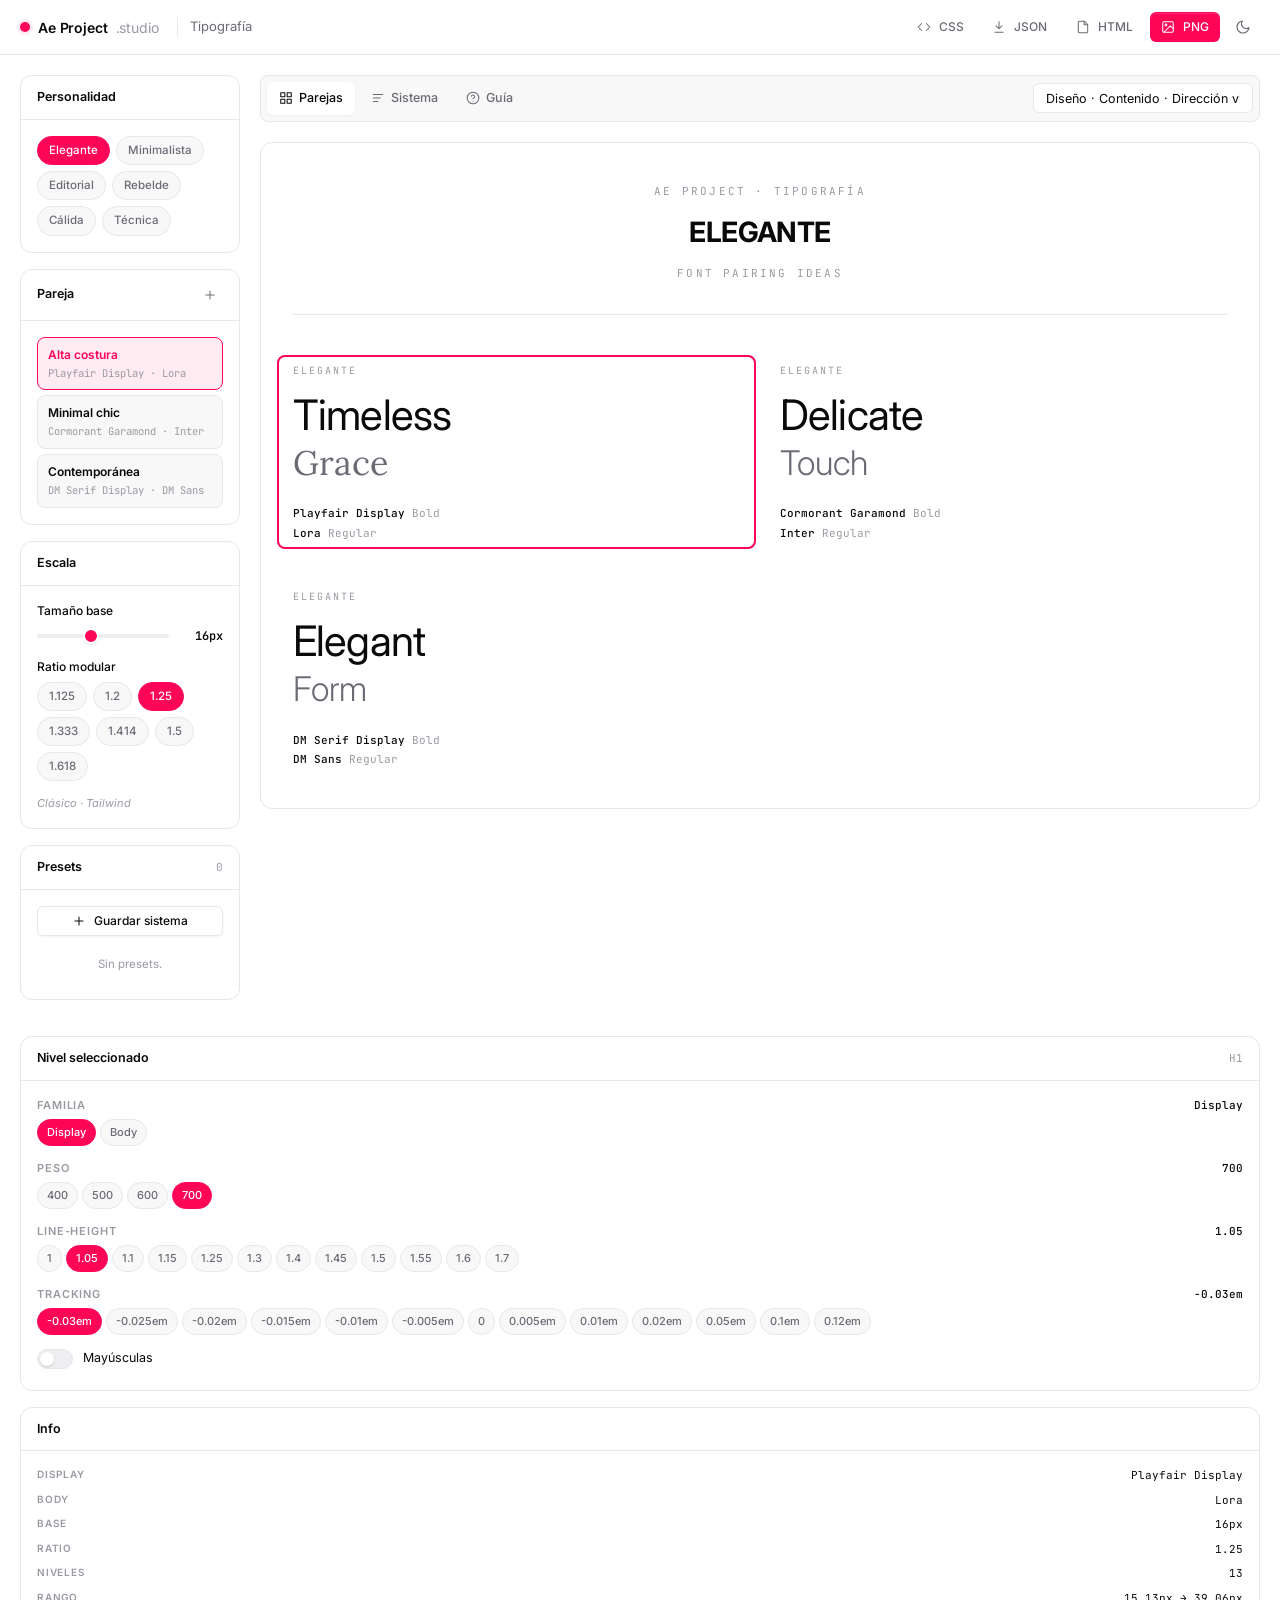
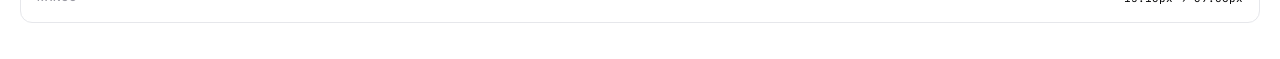
<file: tipografia.html>
<!DOCTYPE html>
<html lang="es" data-theme="light">
<head>
<meta charset="UTF-8" />
<meta name="viewport" content="width=device-width, initial-scale=1.0" />
<title>Tipografía · Ae Project .studio</title>
<link rel="preconnect" href="https://fonts.googleapis.com">
<link rel="preconnect" href="https://fonts.gstatic.com" crossorigin>
<link href="https://fonts.googleapis.com/css2?family=Archivo:wght@400;500;600;700&family=Bebas+Neue&family=Big+Shoulders+Display:wght@400;600;700&family=Cormorant+Garamond:wght@400;500;600;700&family=DM+Sans:wght@400;500;600;700&family=DM+Serif+Display&family=Fraunces:wght@400;500;600;700&family=IBM+Plex+Mono:wght@400;500;600;700&family=Inter:wght@400;500;600;700&family=JetBrains+Mono:wght@400;500;600;700&family=Karla:wght@400;500;600;700&family=Literata:wght@400;500;600;700&family=Lora:wght@400;500;600;700&family=Manrope:wght@400;500;600;700&family=Outfit:wght@400;500;600;700&family=Playfair+Display:wght@400;600;700&family=Plus+Jakarta+Sans:wght@400;500;600;700&family=Source+Serif+4:wght@400;600;700&family=Space+Grotesk:wght@400;500;600;700&family=Space+Mono:wght@400;700&family=Syne:wght@400;500;600;700;800&family=Work+Sans:wght@400;500;600;700&display=swap" rel="stylesheet">
<link rel="stylesheet" href="assets/base.css" />
<link rel="stylesheet" href="assets/tipografia.css" />
</head>

<body>

<header class="app-header">
  <a href="index.html" class="brand">
    <span class="brand-dot"></span>
    <span class="brand-name">Ae Project</span>
    <span class="brand-tld">.studio</span>
  </a>
  <span class="tool-name">Tipografía</span>
  <div class="spacer"></div>

  <div class="actions">
    <button class="btn btn-ghost btn-sm" id="btnExportCSS" title="Exportar CSS">
      <svg class="icon icon-sm" viewBox="0 0 24 24"><polyline points="16 18 22 12 16 6"/><polyline points="8 6 2 12 8 18"/></svg>
      <span class="label-hide">CSS</span>
    </button>
    <button class="btn btn-ghost btn-sm" id="btnExportJSON" title="Exportar JSON">
      <svg class="icon icon-sm" viewBox="0 0 24 24"><path d="M12 3v12M7 10l5 5 5-5M5 21h14"/></svg>
      <span class="label-hide">JSON</span>
    </button>
    <button class="btn btn-ghost btn-sm" id="btnExportHTML" title="HTML de referencia">
      <svg class="icon icon-sm" viewBox="0 0 24 24"><path d="M14 2H6a2 2 0 0 0-2 2v16a2 2 0 0 0 2 2h12a2 2 0 0 0 2-2V8z"/><polyline points="14 2 14 8 20 8"/></svg>
      <span class="label-hide">HTML</span>
    </button>
    <button class="btn btn-primary btn-sm" id="btnExportPNG" title="Exportar PNG">
      <svg class="icon icon-sm" viewBox="0 0 24 24"><rect x="3" y="3" width="18" height="18" rx="2"/><circle cx="8.5" cy="8.5" r="1.5"/><polyline points="21 15 16 10 5 21"/></svg>
      PNG
    </button>

    <button class="theme-toggle" id="themeToggle" aria-label="Cambiar tema">
      <svg class="icon icon-moon" viewBox="0 0 24 24"><path d="M21 12.79A9 9 0 1 1 11.21 3 7 7 0 0 0 21 12.79z"/></svg>
      <svg class="icon icon-sun" viewBox="0 0 24 24"><circle cx="12" cy="12" r="4"/><path d="M12 2v2M12 20v2M4.93 4.93l1.41 1.41M17.66 17.66l1.41 1.41M2 12h2M20 12h2M6.34 17.66l-1.41 1.41M19.07 4.93l-1.41 1.41"/></svg>
    </button>
  </div>
</header>

<main class="tp-main">

  <!-- ============ SIDEBAR IZQUIERDA ============ -->
  <aside class="tp-side">
    <div class="section">
      <div class="section-head">
        <span class="sh-title">Personalidad</span>
      </div>
      <div class="section-body">
        <div class="chips-row" id="persChips"></div>
      </div>
    </div>

    <div class="section">
      <div class="section-head">
        <span class="sh-title">Pareja</span>
        <div class="spacer"></div>
        <button class="btn-icon" id="btnAddPareja" title="Añadir pareja personalizada">
          <svg class="icon icon-sm" viewBox="0 0 24 24"><path d="M12 5v14M5 12h14"/></svg>
        </button>
      </div>
      <div class="section-body">
        <div class="pareja-list" id="parejaList"></div>
      </div>
    </div>

    <div class="section">
      <div class="section-head">
        <span class="sh-title">Escala</span>
      </div>
      <div class="section-body">
        <div class="field">
          <label class="field-label">Tamaño base</label>
          <div class="range-row">
            <input type="range" id="baseRange" min="12" max="22" step="0.5" />
            <span class="range-value" id="baseValue">16px</span>
          </div>
        </div>

        <div class="field" style="margin-top:12px">
          <label class="field-label">Ratio modular</label>
          <div class="chips-row" id="ratioChips"></div>
          <div class="ratio-hint" id="ratioHint"></div>
        </div>
      </div>
    </div>

    <div class="section">
      <div class="section-head">
        <span class="sh-title">Presets</span>
        <div class="spacer"></div>
        <span class="sh-count" id="presetCount">0</span>
      </div>
      <div class="section-body">
        <button class="btn btn-secondary btn-sm" id="btnSavePreset" style="width:100%;margin-bottom:10px">
          <svg class="icon icon-sm" viewBox="0 0 24 24"><path d="M12 5v14M5 12h14"/></svg>
          Guardar sistema
        </button>
        <div class="preset-list" id="presetList"></div>
      </div>
    </div>
  </aside>

  <!-- ============ COLUMNA CENTRAL ============ -->
  <div class="tp-center">

    <div class="view-tabs">
      <button class="vt-btn active" data-view="parejas">
        <svg class="icon icon-sm" viewBox="0 0 24 24"><rect x="3" y="3" width="7" height="7"/><rect x="14" y="3" width="7" height="7"/><rect x="3" y="14" width="7" height="7"/><rect x="14" y="14" width="7" height="7"/></svg>
        Parejas
      </button>
      <button class="vt-btn" data-view="sistema">
        <svg class="icon icon-sm" viewBox="0 0 24 24"><line x1="4" y1="6" x2="20" y2="6"/><line x1="4" y1="12" x2="16" y2="12"/><line x1="4" y1="18" x2="12" y2="18"/></svg>
        Sistema
      </button>
      <button class="vt-btn" data-view="guia">
        <svg class="icon icon-sm" viewBox="0 0 24 24"><circle cx="12" cy="12" r="10"/><path d="M9.09 9a3 3 0 0 1 5.83 1c0 2-3 3-3 3"/><line x1="12" y1="17" x2="12.01" y2="17"/></svg>
        Guía
      </button>
      <div class="spacer"></div>
      <input class="input preview-input" id="previewText" placeholder="Texto preview…" />
    </div>

    <div class="view-content" id="viewContent"></div>

  </div>

  <!-- ============ SIDEBAR DERECHA ============ -->
  <aside class="tp-side tp-side-right">
    <div class="section" id="nivelPanel">
      <div class="section-head">
        <span class="sh-title">Nivel seleccionado</span>
        <div class="spacer"></div>
        <span class="sh-count" id="nivelSelLabel">—</span>
      </div>
      <div class="section-body" id="nivelControls">
        <div class="empty-hint">Haz clic en un nivel del sistema para editarlo.</div>
      </div>
    </div>

    <div class="section">
      <div class="section-head">
        <span class="sh-title">Info</span>
      </div>
      <div class="section-body">
        <div class="sys-info" id="sysInfo"></div>
      </div>
    </div>
  </aside>

</main>

<div class="toast-host" id="toastHost"></div>

<!-- Modal: añadir pareja personalizada -->
<div class="modal" id="modalPareja">
  <div class="modal-backdrop" data-close></div>
  <div class="modal-panel" style="width:min(480px,calc(100% - 32px))">
    <div class="modal-head">
      <h3 class="modal-title">Añadir pareja</h3>
      <button class="modal-x" data-close>
        <svg class="icon icon-sm" viewBox="0 0 24 24"><path d="M18 6L6 18M6 6l12 12"/></svg>
      </button>
    </div>
    <p class="modal-body">Añade una pareja personalizada. Ambas fuentes deben estar disponibles en Google Fonts.</p>

    <div class="field" style="margin-bottom:12px">
      <label class="field-label">Nombre</label>
      <input class="input" id="npNombre" placeholder="Ej. Mi pareja personalizada" />
    </div>

    <div class="field" style="margin-bottom:12px">
      <label class="field-label">Fuente display (títulos)</label>
      <input class="input" id="npDisplay" placeholder="Ej. Outfit" />
    </div>

    <div class="field" style="margin-bottom:12px">
      <label class="field-label">Fuente body (texto)</label>
      <input class="input" id="npBody" placeholder="Ej. Inter" />
    </div>

    <div class="field" style="margin-bottom:20px">
      <label class="field-label">Personalidad</label>
      <div class="chips-row" id="npPers"></div>
    </div>

    <div class="modal-actions">
      <button class="btn btn-ghost" data-close>Cancelar</button>
      <button class="btn btn-primary" id="npSave">Añadir</button>
    </div>
  </div>
</div>

<!-- Modal: guardar preset -->
<div class="modal" id="savePresetModal">
  <div class="modal-backdrop" data-close></div>
  <div class="modal-panel">
    <div class="modal-head">
      <h3 class="modal-title">Guardar sistema</h3>
      <button class="modal-x" data-close>
        <svg class="icon icon-sm" viewBox="0 0 24 24"><path d="M18 6L6 18M6 6l12 12"/></svg>
      </button>
    </div>
    <p class="modal-body">Ponle un nombre para identificarlo después en la lista de presets.</p>
    <div class="modal-input">
      <input class="input" id="presetName" />
    </div>
    <div class="modal-actions">
      <button class="btn btn-ghost" data-close>Cancelar</button>
      <button class="btn btn-primary" id="presetSave">Guardar</button>
    </div>
  </div>
</div>

<!-- Modal: confirmar -->
<div class="modal" id="confirmModal">
  <div class="modal-backdrop" data-close></div>
  <div class="modal-panel">
    <div class="modal-head">
      <h3 class="modal-title" id="confirmTitle">Confirmar</h3>
      <button class="modal-x" data-close>
        <svg class="icon icon-sm" viewBox="0 0 24 24"><path d="M18 6L6 18M6 6l12 12"/></svg>
      </button>
    </div>
    <p class="modal-body" id="confirmBody"></p>
    <div class="modal-actions">
      <button class="btn btn-ghost" data-close>Cancelar</button>
      <button class="btn btn-danger" id="confirmOk">Confirmar</button>
    </div>
  </div>
</div>

<script src="assets/utils.js"></script>
<script src="assets/tipografia.js"></script>

</body>
</html>
</file>
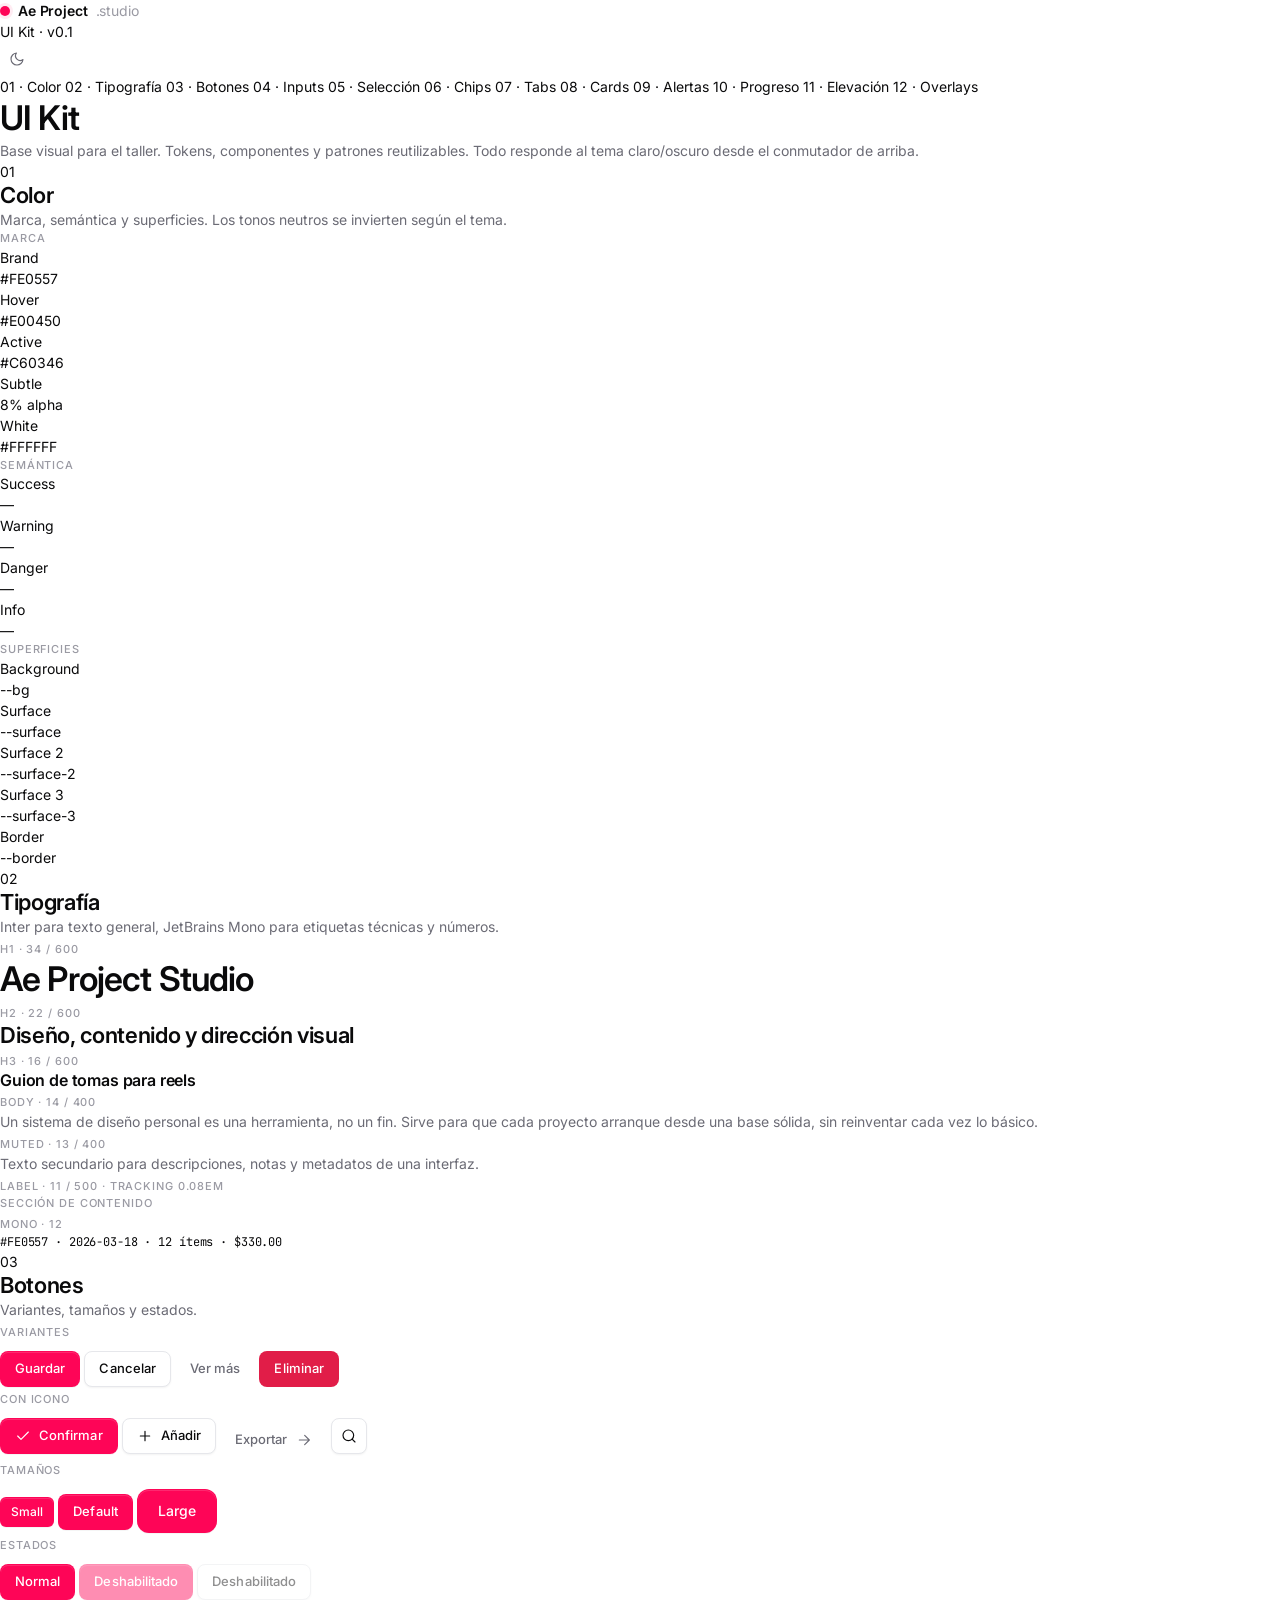
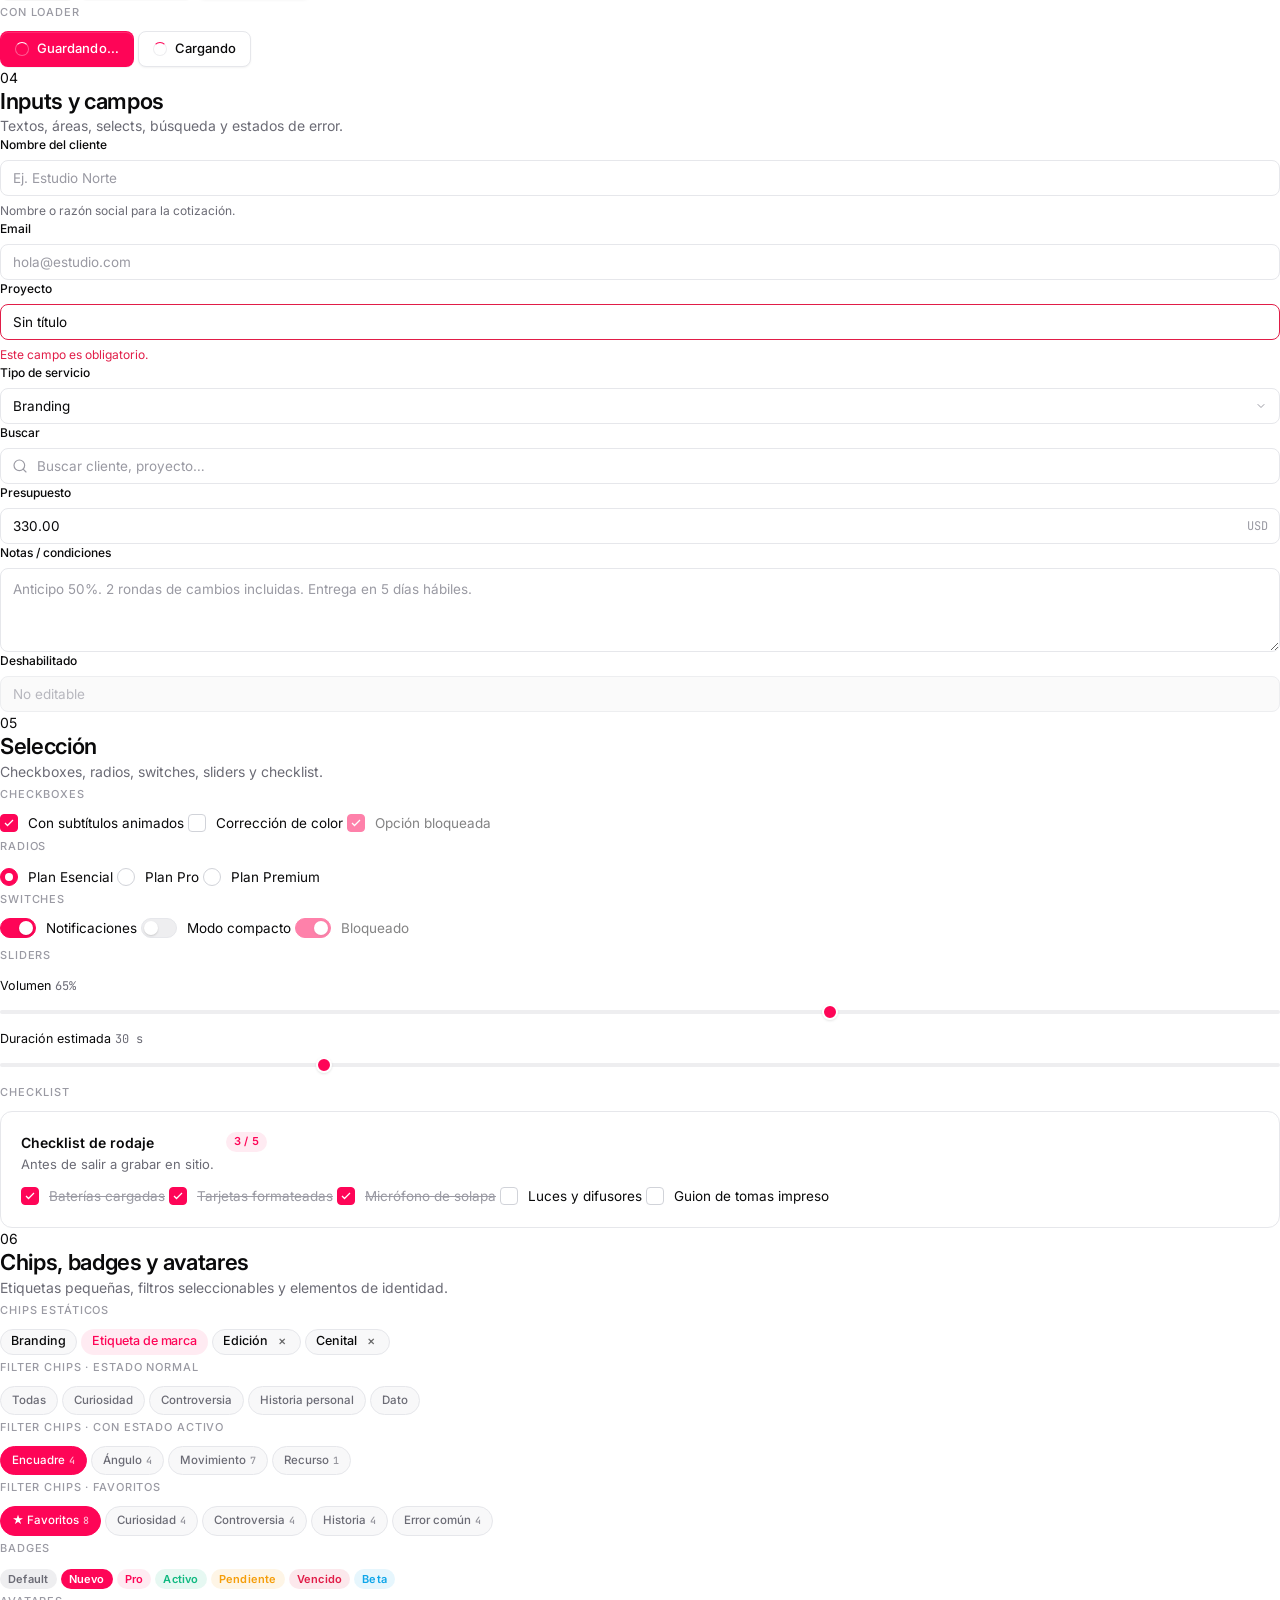
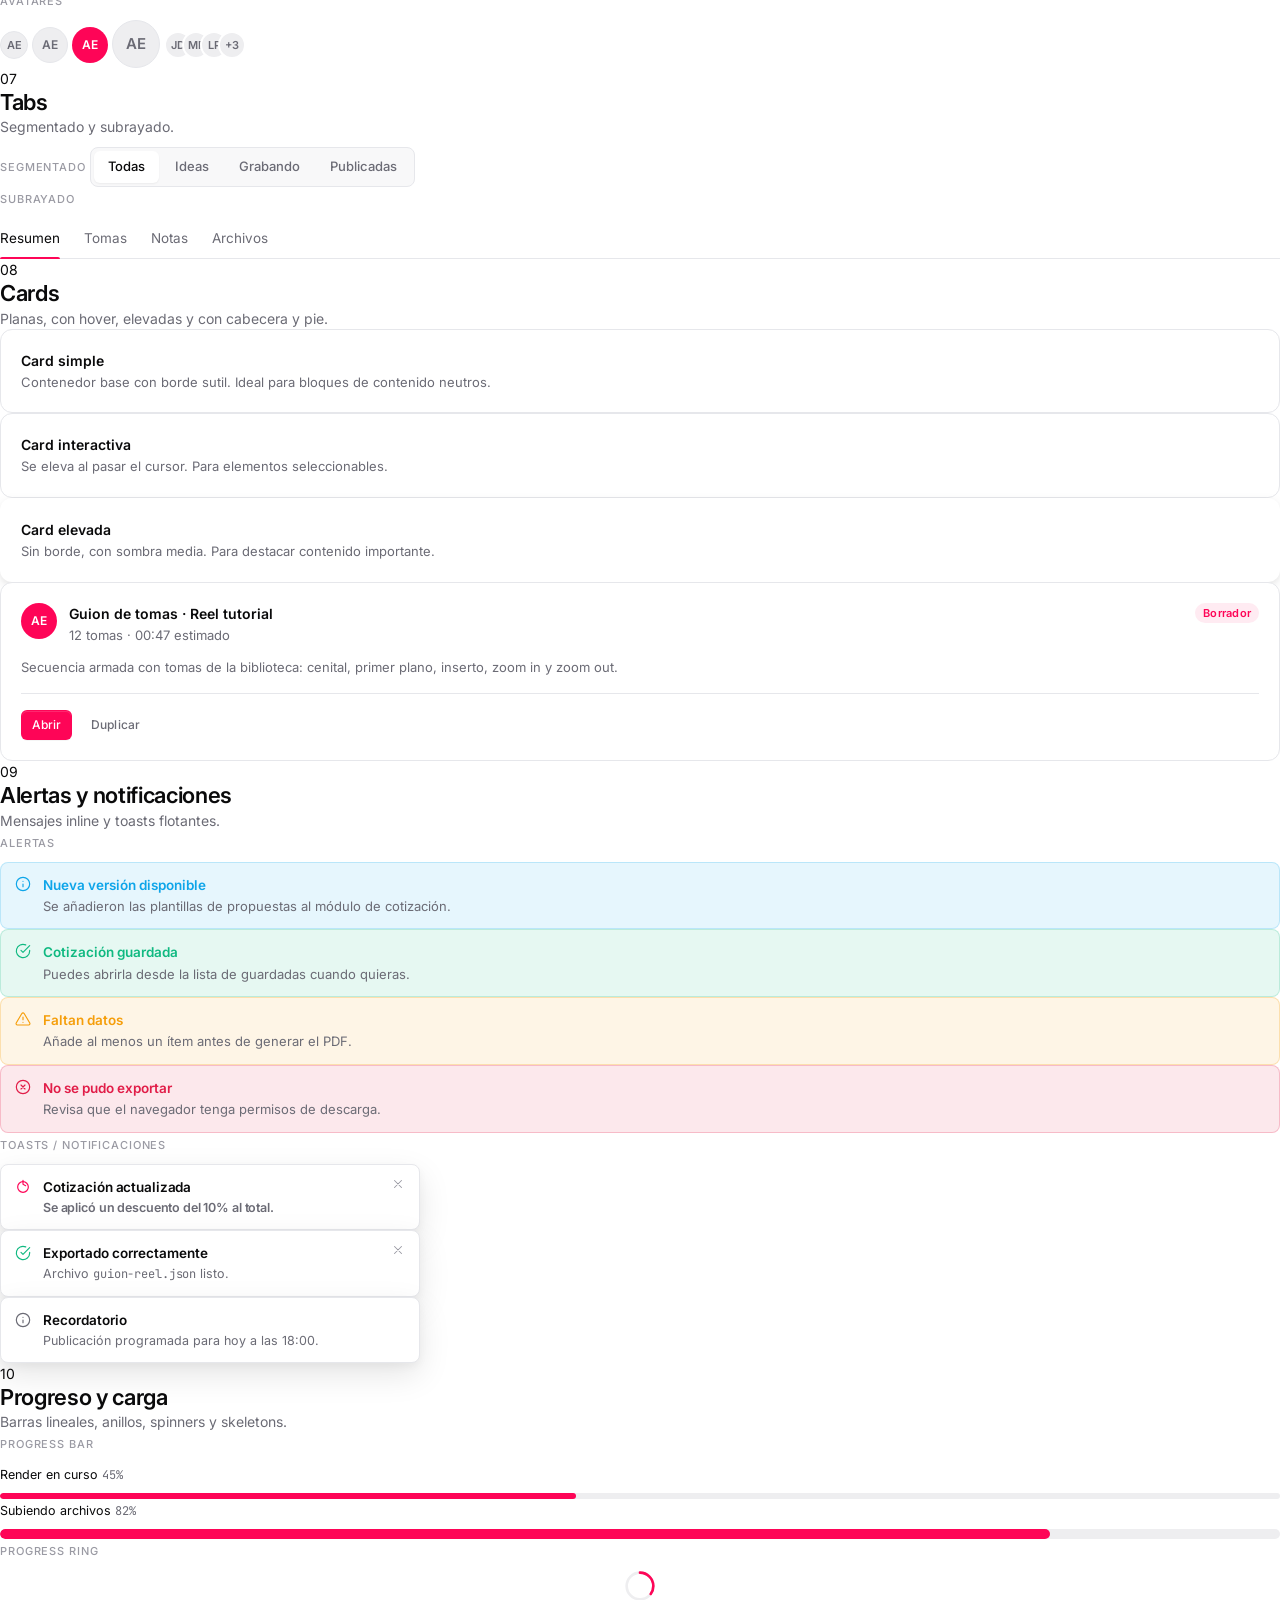
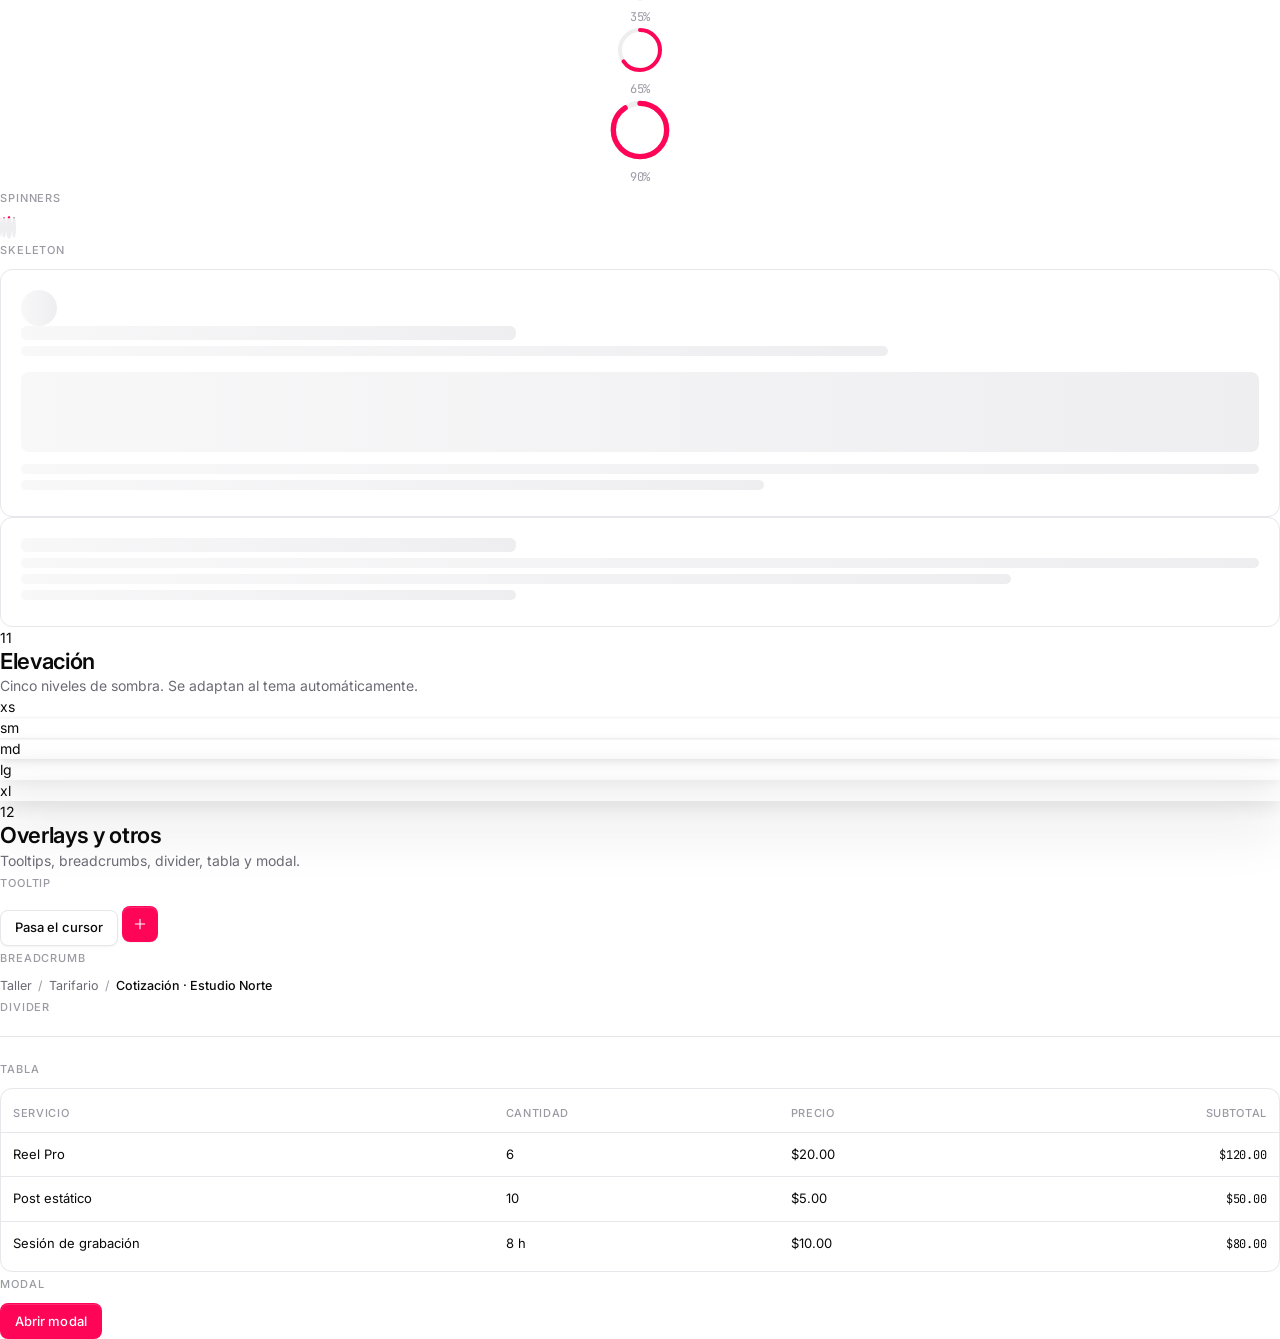
<file: UI.html>
<!DOCTYPE html>
<html lang="es" data-theme="light">
<head>
<meta charset="UTF-8" />
<meta name="viewport" content="width=device-width, initial-scale=1.0" />
<title>Ae Project .studio — UI Kit</title>
<link rel="preconnect" href="https://fonts.googleapis.com">
<link rel="preconnect" href="https://fonts.gstatic.com" crossorigin>
<link href="https://fonts.googleapis.com/css2?family=Inter:wght@400;500;600;700&family=JetBrains+Mono:wght@400;500&display=swap" rel="stylesheet">
<link rel="stylesheet" href="assets/base.css" />
</head>
<body>

<header class="sg-header">
  <a class="brand" href="#">
    <span class="brand-dot"></span>
    <span class="brand-name">Ae Project</span>
    <span class="brand-tld">.studio</span>
  </a>
  <span class="sg-tag">UI Kit · v0.1</span>
  <div class="sg-spacer"></div>
  <button class="theme-toggle" id="themeToggle" aria-label="Cambiar tema">
    <svg class="icon icon-moon" viewBox="0 0 24 24"><path d="M21 12.79A9 9 0 1 1 11.21 3 7 7 0 0 0 21 12.79z"/></svg>
    <svg class="icon icon-sun" viewBox="0 0 24 24"><circle cx="12" cy="12" r="4"/><path d="M12 2v2M12 20v2M4.93 4.93l1.41 1.41M17.66 17.66l1.41 1.41M2 12h2M20 12h2M6.34 17.66l-1.41 1.41M19.07 4.93l-1.41 1.41"/></svg>
  </button>
</header>

<nav class="sg-nav">
  <a href="#color">01 · Color</a>
  <a href="#type">02 · Tipografía</a>
  <a href="#buttons">03 · Botones</a>
  <a href="#inputs">04 · Inputs</a>
  <a href="#selection">05 · Selección</a>
  <a href="#chips">06 · Chips</a>
  <a href="#tabs">07 · Tabs</a>
  <a href="#cards">08 · Cards</a>
  <a href="#alerts">09 · Alertas</a>
  <a href="#progress">10 · Progreso</a>
  <a href="#elevation">11 · Elevación</a>
  <a href="#overlays">12 · Overlays</a>
</nav>

<main class="sg-main">

  <section class="sg-hero">
    <h1>UI Kit</h1>
    <p>Base visual para el taller. Tokens, componentes y patrones reutilizables. Todo responde al tema claro/oscuro desde el conmutador de arriba.</p>
  </section>

  <!-- 01 · COLOR -->
  <section class="sg-section" id="color">
    <div class="sg-head">
      <span class="sg-num">01</span>
      <h2>Color</h2>
      <p class="sg-desc">Marca, semántica y superficies. Los tonos neutros se invierten según el tema.</p>
    </div>
    <div class="sg-canvas">
      <div class="label sg-inline-label">Marca</div>
      <div class="swatches">
        <div class="swatch-item"><div class="swatch" style="background:var(--brand)"></div><div class="swatch-name">Brand</div><div class="swatch-value">#FE0557</div></div>
        <div class="swatch-item"><div class="swatch" style="background:var(--brand-hover)"></div><div class="swatch-name">Hover</div><div class="swatch-value">#E00450</div></div>
        <div class="swatch-item"><div class="swatch" style="background:var(--brand-active)"></div><div class="swatch-name">Active</div><div class="swatch-value">#C60346</div></div>
        <div class="swatch-item"><div class="swatch" style="background:var(--brand-subtle); border-color:transparent"></div><div class="swatch-name">Subtle</div><div class="swatch-value">8% alpha</div></div>
        <div class="swatch-item"><div class="swatch" style="background:#ffffff"></div><div class="swatch-name">White</div><div class="swatch-value">#FFFFFF</div></div>
      </div>

      <div class="label sg-inline-label">Semántica</div>
      <div class="swatches">
        <div class="swatch-item"><div class="swatch" style="background:var(--success)"></div><div class="swatch-name">Success</div><div class="swatch-value">—</div></div>
        <div class="swatch-item"><div class="swatch" style="background:var(--warning)"></div><div class="swatch-name">Warning</div><div class="swatch-value">—</div></div>
        <div class="swatch-item"><div class="swatch" style="background:var(--danger)"></div><div class="swatch-name">Danger</div><div class="swatch-value">—</div></div>
        <div class="swatch-item"><div class="swatch" style="background:var(--info)"></div><div class="swatch-name">Info</div><div class="swatch-value">—</div></div>
      </div>

      <div class="label sg-inline-label">Superficies</div>
      <div class="swatches">
        <div class="swatch-item"><div class="swatch" style="background:var(--bg)"></div><div class="swatch-name">Background</div><div class="swatch-value">--bg</div></div>
        <div class="swatch-item"><div class="swatch" style="background:var(--surface)"></div><div class="swatch-name">Surface</div><div class="swatch-value">--surface</div></div>
        <div class="swatch-item"><div class="swatch" style="background:var(--surface-2)"></div><div class="swatch-name">Surface 2</div><div class="swatch-value">--surface-2</div></div>
        <div class="swatch-item"><div class="swatch" style="background:var(--surface-3)"></div><div class="swatch-name">Surface 3</div><div class="swatch-value">--surface-3</div></div>
        <div class="swatch-item"><div class="swatch" style="background:var(--border)"></div><div class="swatch-name">Border</div><div class="swatch-value">--border</div></div>
      </div>
    </div>
  </section>

  <!-- 02 · TIPOGRAFÍA -->
  <section class="sg-section" id="type">
    <div class="sg-head">
      <span class="sg-num">02</span>
      <h2>Tipografía</h2>
      <p class="sg-desc">Inter para texto general, JetBrains Mono para etiquetas técnicas y números.</p>
    </div>
    <div class="sg-canvas sg-stack">
      <div>
        <span class="label">H1 · 34 / 600</span>
        <h1>Ae Project Studio</h1>
      </div>
      <div>
        <span class="label">H2 · 22 / 600</span>
        <h2>Diseño, contenido y dirección visual</h2>
      </div>
      <div>
        <span class="label">H3 · 16 / 600</span>
        <h3>Guion de tomas para reels</h3>
      </div>
      <div>
        <span class="label">Body · 14 / 400</span>
        <p>Un sistema de diseño personal es una herramienta, no un fin. Sirve para que cada proyecto arranque desde una base sólida, sin reinventar cada vez lo básico.</p>
      </div>
      <div>
        <span class="label">Muted · 13 / 400</span>
        <p class="muted">Texto secundario para descripciones, notas y metadatos de una interfaz.</p>
      </div>
      <div>
        <span class="label">Label · 11 / 500 · tracking 0.08em</span>
        <div class="label">SECCIÓN DE CONTENIDO</div>
      </div>
      <div>
        <span class="label">Mono · 12</span>
        <div class="mono">#FE0557 · 2026-03-18 · 12 ítems · $330.00</div>
      </div>
    </div>
  </section>

  <!-- 03 · BOTONES -->
  <section class="sg-section" id="buttons">
    <div class="sg-head">
      <span class="sg-num">03</span>
      <h2>Botones</h2>
      <p class="sg-desc">Variantes, tamaños y estados.</p>
    </div>
    <div class="sg-canvas sg-stack">
      <div>
        <span class="label">Variantes</span>
        <div class="sg-row" style="margin-top:10px">
          <button class="btn btn-primary">Guardar</button>
          <button class="btn btn-secondary">Cancelar</button>
          <button class="btn btn-ghost">Ver más</button>
          <button class="btn btn-danger">Eliminar</button>
        </div>
      </div>

      <div>
        <span class="label">Con icono</span>
        <div class="sg-row" style="margin-top:10px">
          <button class="btn btn-primary">
            <svg class="icon" viewBox="0 0 24 24"><polyline points="20 6 9 17 4 12"/></svg>
            Confirmar
          </button>
          <button class="btn btn-secondary">
            <svg class="icon" viewBox="0 0 24 24"><path d="M12 5v14M5 12h14"/></svg>
            Añadir
          </button>
          <button class="btn btn-ghost">
            Exportar
            <svg class="icon" viewBox="0 0 24 24"><path d="M5 12h14M13 5l7 7-7 7"/></svg>
          </button>
          <button class="btn btn-secondary btn-icon" aria-label="Buscar">
            <svg class="icon" viewBox="0 0 24 24"><circle cx="11" cy="11" r="8"/><path d="M21 21l-4.35-4.35"/></svg>
          </button>
        </div>
      </div>

      <div>
        <span class="label">Tamaños</span>
        <div class="sg-row" style="margin-top:10px">
          <button class="btn btn-primary btn-sm">Small</button>
          <button class="btn btn-primary">Default</button>
          <button class="btn btn-primary btn-lg">Large</button>
        </div>
      </div>

      <div>
        <span class="label">Estados</span>
        <div class="sg-row" style="margin-top:10px">
          <button class="btn btn-primary">Normal</button>
          <button class="btn btn-primary" disabled>Deshabilitado</button>
          <button class="btn btn-secondary" disabled>Deshabilitado</button>
        </div>
      </div>

      <div>
        <span class="label">Con loader</span>
        <div class="sg-row" style="margin-top:10px">
          <button class="btn btn-primary"><span class="spinner sm white"></span> Guardando…</button>
          <button class="btn btn-secondary"><span class="spinner sm"></span> Cargando</button>
        </div>
      </div>
    </div>
  </section>

  <!-- 04 · INPUTS -->
  <section class="sg-section" id="inputs">
    <div class="sg-head">
      <span class="sg-num">04</span>
      <h2>Inputs y campos</h2>
      <p class="sg-desc">Textos, áreas, selects, búsqueda y estados de error.</p>
    </div>
    <div class="sg-canvas sg-grid-2">
      <div class="field">
        <label class="field-label">Nombre del cliente</label>
        <input class="input" placeholder="Ej. Estudio Norte" />
        <span class="field-hint">Nombre o razón social para la cotización.</span>
      </div>

      <div class="field">
        <label class="field-label">Email</label>
        <input class="input" type="email" placeholder="hola@estudio.com" />
      </div>

      <div class="field">
        <label class="field-label">Proyecto</label>
        <input class="input error" value="Sin título" />
        <span class="field-error">Este campo es obligatorio.</span>
      </div>

      <div class="field">
        <label class="field-label">Tipo de servicio</label>
        <select class="select">
          <option>Branding</option>
          <option>Contenido mensual</option>
          <option>Edición</option>
          <option>Impresión</option>
        </select>
      </div>

      <div class="field">
        <label class="field-label">Buscar</label>
        <div class="input-wrap">
          <svg class="icon input-icon" viewBox="0 0 24 24"><circle cx="11" cy="11" r="8"/><path d="M21 21l-4.35-4.35"/></svg>
          <input class="input with-icon" placeholder="Buscar cliente, proyecto…" />
        </div>
      </div>

      <div class="field">
        <label class="field-label">Presupuesto</label>
        <div class="input-wrap">
          <input class="input" value="330.00" />
          <span class="input-suffix">USD</span>
        </div>
      </div>

      <div class="field" style="grid-column:1 / -1">
        <label class="field-label">Notas / condiciones</label>
        <textarea class="textarea" placeholder="Anticipo 50%. 2 rondas de cambios incluidas. Entrega en 5 días hábiles."></textarea>
      </div>

      <div class="field">
        <label class="field-label">Deshabilitado</label>
        <input class="input" value="No editable" disabled />
      </div>
    </div>
  </section>

  <!-- 05 · SELECCIÓN -->
  <section class="sg-section" id="selection">
    <div class="sg-head">
      <span class="sg-num">05</span>
      <h2>Selección</h2>
      <p class="sg-desc">Checkboxes, radios, switches, sliders y checklist.</p>
    </div>
    <div class="sg-canvas sg-grid-2">
      <div>
        <span class="label">Checkboxes</span>
        <div class="sg-stack" style="margin-top:10px">
          <label class="checkbox"><input type="checkbox" checked><span class="box"><svg viewBox="0 0 24 24" fill="none"><polyline points="20 6 9 17 4 12"/></svg></span><span>Con subtítulos animados</span></label>
          <label class="checkbox"><input type="checkbox"><span class="box"><svg viewBox="0 0 24 24" fill="none"><polyline points="20 6 9 17 4 12"/></svg></span><span>Corrección de color</span></label>
          <label class="checkbox"><input type="checkbox" checked disabled><span class="box"><svg viewBox="0 0 24 24" fill="none"><polyline points="20 6 9 17 4 12"/></svg></span><span>Opción bloqueada</span></label>
        </div>
      </div>

      <div>
        <span class="label">Radios</span>
        <div class="sg-stack" style="margin-top:10px">
          <label class="radio"><input type="radio" name="plan" checked><span class="dot"></span><span>Plan Esencial</span></label>
          <label class="radio"><input type="radio" name="plan"><span class="dot"></span><span>Plan Pro</span></label>
          <label class="radio"><input type="radio" name="plan"><span class="dot"></span><span>Plan Premium</span></label>
        </div>
      </div>

      <div>
        <span class="label">Switches</span>
        <div class="sg-stack" style="margin-top:10px">
          <label class="switch"><input type="checkbox" checked><span class="track"><span class="thumb"></span></span><span>Notificaciones</span></label>
          <label class="switch"><input type="checkbox"><span class="track"><span class="thumb"></span></span><span>Modo compacto</span></label>
          <label class="switch"><input type="checkbox" checked disabled><span class="track"><span class="thumb"></span></span><span>Bloqueado</span></label>
        </div>
      </div>

      <div>
        <span class="label">Sliders</span>
        <div class="sg-stack" style="margin-top:10px">
          <div>
            <div class="sg-row" style="justify-content:space-between; margin-bottom:6px">
              <span style="font-size:12.5px">Volumen</span>
              <span class="mono" style="color:var(--text-muted)">65%</span>
            </div>
            <input class="slider" type="range" min="0" max="100" value="65" />
          </div>
          <div>
            <div class="sg-row" style="justify-content:space-between; margin-bottom:6px">
              <span style="font-size:12.5px">Duración estimada</span>
              <span class="mono" style="color:var(--text-muted)">30 s</span>
            </div>
            <input class="slider" type="range" min="0" max="120" value="30" />
          </div>
        </div>
      </div>

      <div style="grid-column:1 / -1">
        <span class="label">Checklist</span>
        <div class="card" style="margin-top:10px">
          <div class="card-head">
            <div>
              <div class="card-title">Checklist de rodaje</div>
              <div class="card-desc">Antes de salir a grabar en sitio.</div>
            </div>
            <span class="badge subtle">3 / 5</span>
          </div>
          <div class="task-list">
            <label class="checkbox done"><input type="checkbox" checked><span class="box"><svg viewBox="0 0 24 24" fill="none"><polyline points="20 6 9 17 4 12"/></svg></span><span>Baterías cargadas</span></label>
            <label class="checkbox done"><input type="checkbox" checked><span class="box"><svg viewBox="0 0 24 24" fill="none"><polyline points="20 6 9 17 4 12"/></svg></span><span>Tarjetas formateadas</span></label>
            <label class="checkbox done"><input type="checkbox" checked><span class="box"><svg viewBox="0 0 24 24" fill="none"><polyline points="20 6 9 17 4 12"/></svg></span><span>Micrófono de solapa</span></label>
            <label class="checkbox"><input type="checkbox"><span class="box"><svg viewBox="0 0 24 24" fill="none"><polyline points="20 6 9 17 4 12"/></svg></span><span>Luces y difusores</span></label>
            <label class="checkbox"><input type="checkbox"><span class="box"><svg viewBox="0 0 24 24" fill="none"><polyline points="20 6 9 17 4 12"/></svg></span><span>Guion de tomas impreso</span></label>
          </div>
        </div>
      </div>
    </div>
  </section>

  <!-- 06 · CHIPS, BADGES, AVATARES -->
  <section class="sg-section" id="chips">
    <div class="sg-head">
      <span class="sg-num">06</span>
      <h2>Chips, badges y avatares</h2>
      <p class="sg-desc">Etiquetas pequeñas, filtros seleccionables y elementos de identidad.</p>
    </div>
    <div class="sg-canvas sg-stack">

      <div>
        <span class="label">Chips estáticos</span>
        <div class="sg-row" style="margin-top:10px">
          <span class="chip">Branding</span>
          <span class="chip brand">Etiqueta de marca</span>
          <span class="chip">Edición <span class="x">×</span></span>
          <span class="chip">Cenital <span class="x">×</span></span>
        </div>
      </div>

      <div>
        <span class="label">Filter chips · estado normal</span>
        <div class="sg-row" style="margin-top:10px">
          <button class="filter-chip">Todas</button>
          <button class="filter-chip">Curiosidad</button>
          <button class="filter-chip">Controversia</button>
          <button class="filter-chip">Historia personal</button>
          <button class="filter-chip">Dato</button>
        </div>
      </div>

      <div>
        <span class="label">Filter chips · con estado activo</span>
        <div class="sg-row" style="margin-top:10px">
          <button class="filter-chip active">Encuadre <span class="count">4</span></button>
          <button class="filter-chip">Ángulo <span class="count">4</span></button>
          <button class="filter-chip">Movimiento <span class="count">7</span></button>
          <button class="filter-chip">Recurso <span class="count">1</span></button>
        </div>
      </div>

      <div>
        <span class="label">Filter chips · favoritos</span>
        <div class="sg-row" style="margin-top:10px">
          <button class="filter-chip active">★ Favoritos <span class="count">8</span></button>
          <button class="filter-chip">Curiosidad <span class="count">4</span></button>
          <button class="filter-chip">Controversia <span class="count">4</span></button>
          <button class="filter-chip">Historia <span class="count">4</span></button>
          <button class="filter-chip">Error común <span class="count">4</span></button>
        </div>
      </div>

      <div>
        <span class="label">Badges</span>
        <div class="sg-row" style="margin-top:10px">
          <span class="badge">Default</span>
          <span class="badge brand">Nuevo</span>
          <span class="badge subtle">Pro</span>
          <span class="badge success">Activo</span>
          <span class="badge warning">Pendiente</span>
          <span class="badge danger">Vencido</span>
          <span class="badge info">Beta</span>
        </div>
      </div>

      <div>
        <span class="label">Avatares</span>
        <div class="sg-row" style="margin-top:10px">
          <span class="avatar sm">AE</span>
          <span class="avatar">AE</span>
          <span class="avatar brand">AE</span>
          <span class="avatar lg">AE</span>
          <div class="avatar-group">
            <span class="avatar sm">JD</span>
            <span class="avatar sm">MR</span>
            <span class="avatar sm">LP</span>
            <span class="avatar sm">+3</span>
          </div>
        </div>
      </div>
    </div>
  </section>

  <!-- 07 · TABS -->
  <section class="sg-section" id="tabs">
    <div class="sg-head">
      <span class="sg-num">07</span>
      <h2>Tabs</h2>
      <p class="sg-desc">Segmentado y subrayado.</p>
    </div>
    <div class="sg-canvas sg-stack">
      <div>
        <span class="label">Segmentado</span>
        <div class="tabs" style="margin-top:10px">
          <button class="tab active">Todas</button>
          <button class="tab">Ideas</button>
          <button class="tab">Grabando</button>
          <button class="tab">Publicadas</button>
        </div>
      </div>

      <div>
        <span class="label">Subrayado</span>
        <div class="tabs-underline" style="margin-top:10px">
          <button class="tab active">Resumen</button>
          <button class="tab">Tomas</button>
          <button class="tab">Notas</button>
          <button class="tab">Archivos</button>
        </div>
      </div>
    </div>
  </section>

  <!-- 08 · CARDS -->
  <section class="sg-section" id="cards">
    <div class="sg-head">
      <span class="sg-num">08</span>
      <h2>Cards</h2>
      <p class="sg-desc">Planas, con hover, elevadas y con cabecera y pie.</p>
    </div>
    <div class="sg-canvas">
      <div class="sg-grid-3">
        <div class="card">
          <div class="card-title">Card simple</div>
          <div class="card-desc">Contenedor base con borde sutil. Ideal para bloques de contenido neutros.</div>
        </div>

        <div class="card card-interactive">
          <div class="card-title">Card interactiva</div>
          <div class="card-desc">Se eleva al pasar el cursor. Para elementos seleccionables.</div>
        </div>

        <div class="card card-elevated">
          <div class="card-title">Card elevada</div>
          <div class="card-desc">Sin borde, con sombra media. Para destacar contenido importante.</div>
        </div>

        <div class="card" style="grid-column: span 2">
          <div class="card-head">
            <span class="avatar brand">AE</span>
            <div style="flex:1">
              <div class="card-title">Guion de tomas · Reel tutorial</div>
              <div class="card-desc">12 tomas · 00:47 estimado</div>
            </div>
            <span class="badge subtle">Borrador</span>
          </div>
          <div class="card-desc">Secuencia armada con tomas de la biblioteca: cenital, primer plano, inserto, zoom in y zoom out.</div>
          <div class="card-foot">
            <button class="btn btn-primary btn-sm">Abrir</button>
            <button class="btn btn-ghost btn-sm">Duplicar</button>
          </div>
        </div>
      </div>
    </div>
  </section>

  <!-- 09 · ALERTAS Y NOTIFICACIONES -->
  <section class="sg-section" id="alerts">
    <div class="sg-head">
      <span class="sg-num">09</span>
      <h2>Alertas y notificaciones</h2>
      <p class="sg-desc">Mensajes inline y toasts flotantes.</p>
    </div>
    <div class="sg-canvas sg-stack">
      <div>
        <span class="label">Alertas</span>
        <div class="sg-stack" style="margin-top:10px">
          <div class="alert alert-info">
            <svg class="icon alert-icon" viewBox="0 0 24 24"><circle cx="12" cy="12" r="10"/><path d="M12 16v-4M12 8h.01"/></svg>
            <div>
              <div class="alert-title">Nueva versión disponible</div>
              <div class="alert-body">Se añadieron las plantillas de propuestas al módulo de cotización.</div>
            </div>
          </div>

          <div class="alert alert-success">
            <svg class="icon alert-icon" viewBox="0 0 24 24"><path d="M22 11.08V12a10 10 0 1 1-5.93-9.14"/><polyline points="22 4 12 14.01 9 11.01"/></svg>
            <div>
              <div class="alert-title">Cotización guardada</div>
              <div class="alert-body">Puedes abrirla desde la lista de guardadas cuando quieras.</div>
            </div>
          </div>

          <div class="alert alert-warning">
            <svg class="icon alert-icon" viewBox="0 0 24 24"><path d="M10.29 3.86L1.82 18a2 2 0 0 0 1.71 3h16.94a2 2 0 0 0 1.71-3L13.71 3.86a2 2 0 0 0-3.42 0z"/><path d="M12 9v4M12 17h.01"/></svg>
            <div>
              <div class="alert-title">Faltan datos</div>
              <div class="alert-body">Añade al menos un ítem antes de generar el PDF.</div>
            </div>
          </div>

          <div class="alert alert-danger">
            <svg class="icon alert-icon" viewBox="0 0 24 24"><circle cx="12" cy="12" r="10"/><path d="M15 9l-6 6M9 9l6 6"/></svg>
            <div>
              <div class="alert-title">No se pudo exportar</div>
              <div class="alert-body">Revisa que el navegador tenga permisos de descarga.</div>
            </div>
          </div>
        </div>
      </div>

      <div>
        <span class="label">Toasts / notificaciones</span>
        <div class="sg-stack" style="margin-top:10px; align-items:flex-start">
          <div class="toast brand">
            <svg class="icon toast-icon" viewBox="0 0 24 24"><path d="M12 2v6l4 2"/><path d="M4 12a8 8 0 1 0 16 0 8 8 0 0 0-16 0z"/></svg>
            <div style="flex:1">
              <div class="toast-title">Cotización actualizada</div>
              <div class="toast-desc">Se aplicó un descuento del 10% al total.</div>
            </div>
            <button class="toast-close"><svg class="icon icon-sm" viewBox="0 0 24 24"><path d="M18 6L6 18M6 6l12 12"/></svg></button>
          </div>

          <div class="toast success">
            <svg class="icon toast-icon" viewBox="0 0 24 24"><path d="M22 11.08V12a10 10 0 1 1-5.93-9.14"/><polyline points="22 4 12 14.01 9 11.01"/></svg>
            <div style="flex:1">
              <div class="toast-title">Exportado correctamente</div>
              <div class="toast-desc">Archivo <span class="mono">guion-reel.json</span> listo.</div>
            </div>
            <button class="toast-close"><svg class="icon icon-sm" viewBox="0 0 24 24"><path d="M18 6L6 18M6 6l12 12"/></svg></button>
          </div>

          <div class="toast">
            <svg class="icon toast-icon" viewBox="0 0 24 24"><circle cx="12" cy="12" r="10"/><path d="M12 16v-4M12 8h.01"/></svg>
            <div style="flex:1">
              <div class="toast-title">Recordatorio</div>
              <div class="toast-desc">Publicación programada para hoy a las 18:00.</div>
            </div>
          </div>
        </div>
      </div>
    </div>
  </section>

  <!-- 10 · PROGRESO Y CARGA -->
  <section class="sg-section" id="progress">
    <div class="sg-head">
      <span class="sg-num">10</span>
      <h2>Progreso y carga</h2>
      <p class="sg-desc">Barras lineales, anillos, spinners y skeletons.</p>
    </div>
    <div class="sg-canvas sg-stack">
      <div>
        <span class="label">Progress bar</span>
        <div class="sg-stack" style="margin-top:10px">
          <div>
            <div class="sg-row" style="justify-content:space-between; margin-bottom:8px">
              <span style="font-size:12.5px">Render en curso</span>
              <span class="mono" style="color:var(--text-muted)">45%</span>
            </div>
            <div class="progress"><div class="bar" style="width:45%"></div></div>
          </div>
          <div>
            <div class="sg-row" style="justify-content:space-between; margin-bottom:8px">
              <span style="font-size:12.5px">Subiendo archivos</span>
              <span class="mono" style="color:var(--text-muted)">82%</span>
            </div>
            <div class="progress thick"><div class="bar" style="width:82%"></div></div>
          </div>
        </div>
      </div>

      <div>
        <span class="label">Progress ring</span>
        <div class="sg-row" style="margin-top:10px; gap:24px">
          <div style="display:flex;flex-direction:column;align-items:center;gap:6px">
            <svg class="progress-ring sm" viewBox="0 0 36 36" style="--p:35">
              <circle class="ring-bg" cx="18" cy="18" r="15"/>
              <circle class="ring-fg" cx="18" cy="18" r="15"/>
            </svg>
            <span class="mono" style="color:var(--text-subtle)">35%</span>
          </div>
          <div style="display:flex;flex-direction:column;align-items:center;gap:6px">
            <svg class="progress-ring" viewBox="0 0 36 36" style="--p:65">
              <circle class="ring-bg" cx="18" cy="18" r="15"/>
              <circle class="ring-fg" cx="18" cy="18" r="15"/>
            </svg>
            <span class="mono" style="color:var(--text-subtle)">65%</span>
          </div>
          <div style="display:flex;flex-direction:column;align-items:center;gap:6px">
            <svg class="progress-ring lg" viewBox="0 0 36 36" style="--p:90">
              <circle class="ring-bg" cx="18" cy="18" r="15"/>
              <circle class="ring-fg" cx="18" cy="18" r="15"/>
            </svg>
            <span class="mono" style="color:var(--text-subtle)">90%</span>
          </div>
        </div>
      </div>

      <div>
        <span class="label">Spinners</span>
        <div class="sg-row" style="margin-top:10px; gap:20px">
          <span class="spinner sm"></span>
          <span class="spinner"></span>
          <span class="spinner lg"></span>
          <span class="spinner muted"></span>
        </div>
      </div>

      <div>
        <span class="label">Skeleton</span>
        <div class="sg-grid-2" style="margin-top:10px">
          <div class="card">
            <div class="sg-row" style="gap:12px">
              <div class="skeleton circle"></div>
              <div style="flex:1">
                <div class="skeleton title"></div>
                <div class="skeleton text" style="width:70%"></div>
              </div>
            </div>
            <div class="skeleton block" style="margin-top:16px"></div>
            <div class="skeleton text" style="margin-top:12px"></div>
            <div class="skeleton text" style="width:60%"></div>
          </div>
          <div class="card">
            <div class="skeleton title"></div>
            <div class="skeleton text"></div>
            <div class="skeleton text" style="width:80%"></div>
            <div class="skeleton text" style="width:40%"></div>
          </div>
        </div>
      </div>
    </div>
  </section>

  <!-- 11 · ELEVACIÓN -->
  <section class="sg-section" id="elevation">
    <div class="sg-head">
      <span class="sg-num">11</span>
      <h2>Elevación</h2>
      <p class="sg-desc">Cinco niveles de sombra. Se adaptan al tema automáticamente.</p>
    </div>
    <div class="sg-canvas">
      <div class="sg-grid-3" style="grid-template-columns: repeat(5, 1fr)">
        <div class="elev-box" style="box-shadow:var(--shadow-xs)">xs</div>
        <div class="elev-box" style="box-shadow:var(--shadow-sm)">sm</div>
        <div class="elev-box" style="box-shadow:var(--shadow-md)">md</div>
        <div class="elev-box" style="box-shadow:var(--shadow-lg)">lg</div>
        <div class="elev-box" style="box-shadow:var(--shadow-xl)">xl</div>
      </div>
    </div>
  </section>

  <!-- 12 · OVERLAYS Y OTROS -->
  <section class="sg-section" id="overlays">
    <div class="sg-head">
      <span class="sg-num">12</span>
      <h2>Overlays y otros</h2>
      <p class="sg-desc">Tooltips, breadcrumbs, divider, tabla y modal.</p>
    </div>
    <div class="sg-canvas sg-stack">
      <div>
        <span class="label">Tooltip</span>
        <div class="sg-row" style="margin-top:14px">
          <span class="tooltip" data-tip="Se copió al portapapeles">
            <button class="btn btn-secondary">Pasa el cursor</button>
          </span>
          <span class="tooltip" data-tip="Añadir toma a la secuencia">
            <button class="btn btn-primary btn-icon">
              <svg class="icon" viewBox="0 0 24 24"><path d="M12 5v14M5 12h14"/></svg>
            </button>
          </span>
        </div>
      </div>

      <div>
        <span class="label">Breadcrumb</span>
        <nav class="breadcrumb" style="margin-top:10px">
          <a href="#">Taller</a>
          <span class="sep">/</span>
          <a href="#">Tarifario</a>
          <span class="sep">/</span>
          <span class="current">Cotización · Estudio Norte</span>
        </nav>
      </div>

      <div>
        <span class="label">Divider</span>
        <hr class="divider" />
      </div>

      <div>
        <span class="label">Tabla</span>
        <div class="card" style="padding:6px 0; margin-top:10px">
          <table class="table">
            <thead>
              <tr><th>Servicio</th><th>Cantidad</th><th>Precio</th><th style="text-align:right">Subtotal</th></tr>
            </thead>
            <tbody>
              <tr><td>Reel Pro</td><td>6</td><td>$20.00</td><td class="mono" style="text-align:right">$120.00</td></tr>
              <tr><td>Post estático</td><td>10</td><td>$5.00</td><td class="mono" style="text-align:right">$50.00</td></tr>
              <tr><td>Sesión de grabación</td><td>8 h</td><td>$10.00</td><td class="mono" style="text-align:right">$80.00</td></tr>
            </tbody>
          </table>
        </div>
      </div>

      <div>
        <span class="label">Modal</span>
        <div class="sg-row" style="margin-top:10px">
          <button class="btn btn-primary" onclick="document.getElementById('demoModal').classList.add('on')">Abrir modal</button>
        </div>
      </div>
    </div>
  </section>

</main>

<!-- Modal demo -->
<div class="modal" id="demoModal">
  <div class="modal-backdrop" onclick="document.getElementById('demoModal').classList.remove('on')"></div>
  <div class="modal-panel">
    <div class="card-head">
      <div style="flex:1">
        <div class="card-title" style="font-size:16px">Confirmar acción</div>
        <div class="card-desc">Esta acción reemplazará la cotización actual. ¿Deseas continuar?</div>
      </div>
      <button class="btn btn-ghost btn-icon btn-sm" onclick="document.getElementById('demoModal').classList.remove('on')">
        <svg class="icon icon-sm" viewBox="0 0 24 24"><path d="M18 6L6 18M6 6l12 12"/></svg>
      </button>
    </div>
    <div class="sg-row" style="justify-content:flex-end; margin-top:20px">
      <button class="btn btn-ghost" onclick="document.getElementById('demoModal').classList.remove('on')">Cancelar</button>
      <button class="btn btn-primary" onclick="document.getElementById('demoModal').classList.remove('on')">Confirmar</button>
    </div>
  </div>
</div>

<script>
/* Theme: persistencia + preferencia del sistema */
(function () {
  const KEY = 'ae-theme';
  const saved = localStorage.getItem(KEY);
  const prefersDark = window.matchMedia('(prefers-color-scheme: dark)').matches;
  const initial = saved || (prefersDark ? 'dark' : 'light');
  document.documentElement.setAttribute('data-theme', initial);

  document.getElementById('themeToggle').addEventListener('click', () => {
    const current = document.documentElement.getAttribute('data-theme');
    const next = current === 'dark' ? 'light' : 'dark';
    document.documentElement.setAttribute('data-theme', next);
    localStorage.setItem(KEY, next);
  });
})();

/* Demo: tabs y slider (solo para la página del kit) */
document.querySelectorAll('.tabs, .tabs-underline').forEach(group => {
  group.querySelectorAll('.tab').forEach(tab => {
    tab.addEventListener('click', () => {
      group.querySelectorAll('.tab').forEach(t => t.classList.remove('active'));
      tab.classList.add('active');
    });
  });
});
</script>

</body>
</html>
</file>
<file: assets/base.css>
/* ============================================================
   Ae Project (.studio) — UI Kit
   base.css
   ============================================================ */

/* ---------- Reset ---------- */
*, *::before, *::after { box-sizing: border-box; }
* { margin: 0; padding: 0; }
html { -webkit-text-size-adjust: 100%; scroll-behavior: smooth; }
button, input, select, textarea { font: inherit; color: inherit; background: none; border: none; outline: none; }
button { cursor: pointer; }
img, svg { display: block; max-width: 100%; }
a { color: inherit; text-decoration: none; }

/* ---------- Tokens: Light (default) ---------- */
:root {
  /* Brand */
  --brand: #FE0557;
  --brand-hover: #e00450;
  --brand-active: #c60346;
  --brand-subtle: rgba(254, 5, 87, 0.08);
  --brand-subtle-hover: rgba(254, 5, 87, 0.14);
  --brand-contrast: #ffffff;
  --brand-glow: rgba(254, 5, 87, 0.22);

  /* Semantic */
  --success: #10b981;
  --success-subtle: rgba(16, 185, 129, 0.10);
  --warning: #f59e0b;
  --warning-subtle: rgba(245, 158, 11, 0.10);
  --danger: #e11d48;
  --danger-subtle: rgba(225, 29, 72, 0.10);
  --info: #0ea5e9;
  --info-subtle: rgba(14, 165, 233, 0.10);

  /* Surfaces */
  --bg: #ffffff;
  --surface: #ffffff;
  --surface-2: #f8f8f9;
  --surface-3: #eeeef0;
  --overlay: rgba(10, 10, 11, 0.45);

  /* Borders */
  --border: #e6e7eb;
  --border-strong: #d1d3d9;

  /* Text */
  --text: #0a0a0b;
  --text-muted: #6b6b75;
  --text-subtle: #9a9aa3;

  /* Elevation */
  --shadow-xs: 0 1px 2px rgba(10, 10, 11, 0.05);
  --shadow-sm: 0 1px 3px rgba(10, 10, 11, 0.07), 0 1px 2px rgba(10, 10, 11, 0.04);
  --shadow-md: 0 4px 12px rgba(10, 10, 11, 0.08), 0 2px 4px rgba(10, 10, 11, 0.04);
  --shadow-lg: 0 12px 32px rgba(10, 10, 11, 0.10), 0 4px 8px rgba(10, 10, 11, 0.04);
  --shadow-xl: 0 24px 56px rgba(10, 10, 11, 0.14), 0 8px 16px rgba(10, 10, 11, 0.06);
  --ring-brand: 0 0 0 3px var(--brand-glow);

  /* Radius */
  --r-xs: 4px;
  --r-sm: 6px;
  --r-md: 8px;
  --r-lg: 12px;
  --r-xl: 16px;
  --r-full: 999px;

  /* Spacing */
  --s-1: 4px; --s-2: 8px; --s-3: 12px; --s-4: 16px;
  --s-5: 20px; --s-6: 24px; --s-8: 32px; --s-10: 40px;
  --s-12: 48px; --s-16: 64px;

  /* Type */
  --font-sans: 'Inter', system-ui, -apple-system, 'Segoe UI', Roboto, sans-serif;
  --font-mono: 'JetBrains Mono', ui-monospace, 'SF Mono', Menlo, Consolas, monospace;

  /* Motion */
  --ease: cubic-bezier(0.2, 0.8, 0.2, 1);
  --dur: 180ms;

  color-scheme: light;
}

/* ---------- Tokens: Dark ---------- */
[data-theme="dark"] {
  --brand: #FE0557;
  --brand-hover: #ff2a71;
  --brand-active: #e00450;
  --brand-subtle: rgba(254, 5, 87, 0.16);
  --brand-subtle-hover: rgba(254, 5, 87, 0.24);
  --brand-glow: rgba(254, 5, 87, 0.30);

  --success: #34d399;
  --success-subtle: rgba(52, 211, 153, 0.14);
  --warning: #fbbf24;
  --warning-subtle: rgba(251, 191, 36, 0.14);
  --danger: #fb7185;
  --danger-subtle: rgba(251, 113, 133, 0.14);
  --info: #38bdf8;
  --info-subtle: rgba(56, 189, 248, 0.14);

  --bg: #0a0a0b;
  --surface: #131316;
  --surface-2: #18181c;
  --surface-3: #1f1f24;
  --overlay: rgba(0, 0, 0, 0.65);

  --border: #232329;
  --border-strong: #33333b;

  --text: #f5f5f7;
  --text-muted: #909099;
  --text-subtle: #5c5c66;

  --shadow-xs: 0 1px 2px rgba(0, 0, 0, 0.5);
  --shadow-sm: 0 1px 3px rgba(0, 0, 0, 0.5), 0 1px 2px rgba(0, 0, 0, 0.4);
  --shadow-md: 0 4px 12px rgba(0, 0, 0, 0.5), 0 2px 4px rgba(0, 0, 0, 0.4);
  --shadow-lg: 0 12px 32px rgba(0, 0, 0, 0.55), 0 4px 8px rgba(0, 0, 0, 0.4);
  --shadow-xl: 0 24px 56px rgba(0, 0, 0, 0.65), 0 8px 16px rgba(0, 0, 0, 0.45);

  color-scheme: dark;
}

/* ---------- Base ---------- */
body {
  font-family: var(--font-sans);
  font-size: 14px;
  line-height: 1.5;
  color: var(--text);
  background: var(--bg);
  -webkit-font-smoothing: antialiased;
  -moz-osx-font-smoothing: grayscale;
  transition: background-color var(--dur) var(--ease), color var(--dur) var(--ease);
}

::selection { background: var(--brand); color: var(--brand-contrast); }
:focus-visible { outline: none; box-shadow: var(--ring-brand); }

/* ---------- Typography ---------- */
h1, h2, h3, h4 { font-weight: 600; letter-spacing: -0.01em; line-height: 1.25; }
h1 { font-size: 34px; letter-spacing: -0.025em; }
h2 { font-size: 22px; letter-spacing: -0.015em; }
h3 { font-size: 16px; }
h4 { font-size: 14px; }
p { color: var(--text-muted); }
small { font-size: 12px; color: var(--text-muted); }
code, .mono {
  font-family: var(--font-mono);
  font-size: 12px;
  font-variant-numeric: tabular-nums;
  letter-spacing: -0.01em;
}
.muted { color: var(--text-muted); }
.subtle { color: var(--text-subtle); }
.label {
  font-size: 11px;
  font-weight: 500;
  letter-spacing: 0.08em;
  text-transform: uppercase;
  color: var(--text-subtle);
}

/* ---------- Icons ---------- */
.icon { width: 16px; height: 16px; flex-shrink: 0; }
.icon-sm { width: 14px; height: 14px; }
.icon-lg { width: 20px; height: 20px; }
.icon svg, svg.icon { fill: none; stroke: currentColor; stroke-width: 1.75; stroke-linecap: round; stroke-linejoin: round; }

/* ============================================================
   HEADER COMPARTIDO
   ============================================================ */

.brand {
  display: flex;
  align-items: center;
  gap: 8px;
  font-weight: 600;
  letter-spacing: -0.01em;
}
.brand-dot {
  width: 10px;
  height: 10px;
  border-radius: 50%;
  background: var(--brand);
  box-shadow: 0 0 0 3px var(--brand-subtle);
}
.brand-name {
  color: var(--text);
  font-size: 14px;
}
.brand-tld {
  color: var(--text-subtle);
  font-size: 14px;
  font-weight: 400;
}

.theme-toggle {
  width: 34px;
  height: 34px;
  display: inline-flex;
  align-items: center;
  justify-content: center;
  border-radius: var(--r-md);
  color: var(--text-muted);
  transition: all var(--dur) var(--ease);
}
.theme-toggle:hover { background: var(--surface-2); color: var(--text); }
.theme-toggle .icon-sun { display: none; }
[data-theme="dark"] .theme-toggle .icon-sun { display: block; }
[data-theme="dark"] .theme-toggle .icon-moon { display: none; }

/* ============================================================
   COMPONENTS
   ============================================================ */

/* ---------- Button ---------- */
.btn {
  display: inline-flex;
  align-items: center;
  justify-content: center;
  gap: var(--s-2);
  height: 36px;
  padding: 0 14px;
  border-radius: var(--r-md);
  font-size: 13px;
  font-weight: 500;
  letter-spacing: 0.005em;
  border: 1px solid transparent;
  white-space: nowrap;
  user-select: none;
  transition: background var(--dur) var(--ease), border-color var(--dur) var(--ease),
              color var(--dur) var(--ease), transform var(--dur) var(--ease),
              box-shadow var(--dur) var(--ease);
}
.btn:disabled { opacity: 0.45; pointer-events: none; }
.btn:active { transform: translateY(1px); }

.btn-primary {
  background: var(--brand);
  color: var(--brand-contrast);
  box-shadow: 0 1px 0 rgba(0,0,0,0.04), inset 0 1px 0 rgba(255,255,255,0.14);
}
.btn-primary:hover { background: var(--brand-hover); }
.btn-primary:active { background: var(--brand-active); }

.btn-secondary {
  background: var(--surface);
  color: var(--text);
  border-color: var(--border);
  box-shadow: var(--shadow-xs);
}
.btn-secondary:hover { background: var(--surface-2); border-color: var(--border-strong); }

.btn-ghost { background: transparent; color: var(--text-muted); }
.btn-ghost:hover { background: var(--surface-2); color: var(--text); }

.btn-danger { background: var(--danger); color: #fff; }
.btn-danger:hover { filter: brightness(1.08); }

.btn-sm { height: 30px; padding: 0 10px; font-size: 12px; border-radius: var(--r-sm); }
.btn-lg { height: 44px; padding: 0 20px; font-size: 14px; border-radius: var(--r-lg); }
.btn-icon { width: 36px; padding: 0; }
.btn-icon.btn-sm { width: 30px; }
.btn-icon.btn-lg { width: 44px; }

/* ---------- Field / Inputs ---------- */
.field { display: flex; flex-direction: column; gap: 6px; }
.field-label { font-size: 12px; font-weight: 500; color: var(--text); }
.field-hint { font-size: 12px; color: var(--text-muted); }
.field-error { font-size: 12px; color: var(--danger); }

.input, .textarea, .select {
  width: 100%;
  height: 36px;
  padding: 0 12px;
  background: var(--surface);
  border: 1px solid var(--border);
  border-radius: var(--r-md);
  color: var(--text);
  font-size: 13.5px;
  transition: border-color var(--dur) var(--ease), box-shadow var(--dur) var(--ease),
              background var(--dur) var(--ease);
}
.input::placeholder, .textarea::placeholder { color: var(--text-subtle); }
.input:hover, .textarea:hover, .select:hover { border-color: var(--border-strong); }
.input:focus, .textarea:focus, .select:focus {
  outline: none;
  border-color: var(--brand);
  box-shadow: var(--ring-brand);
}
.textarea {
  height: auto;
  min-height: 84px;
  padding: 10px 12px;
  resize: vertical;
  line-height: 1.5;
}
.select {
  appearance: none;
  background-image: url("data:image/svg+xml,%3Csvg xmlns='http://www.w3.org/2000/svg' width='12' height='12' viewBox='0 0 24 24' fill='none' stroke='%239a9aa3' stroke-width='2' stroke-linecap='round' stroke-linejoin='round'%3E%3Cpolyline points='6 9 12 15 18 9'/%3E%3C/svg%3E");
  background-repeat: no-repeat;
  background-position: right 12px center;
  padding-right: 32px;
  cursor: pointer;
}
.input.error { border-color: var(--danger); }
.input.error:focus { box-shadow: 0 0 0 3px rgba(225, 29, 72, 0.18); }
.input:disabled, .textarea:disabled, .select:disabled {
  background: var(--surface-2);
  color: var(--text-subtle);
  cursor: not-allowed;
  opacity: 0.7;
}

.input-wrap { position: relative; }
.input-wrap .input-icon {
  position: absolute;
  left: 12px;
  top: 50%;
  transform: translateY(-50%);
  width: 16px; height: 16px;
  color: var(--text-subtle);
  pointer-events: none;
}
.input.with-icon { padding-left: 36px; }
.input-wrap .input-suffix {
  position: absolute;
  right: 12px;
  top: 50%;
  transform: translateY(-50%);
  font-family: var(--font-mono);
  font-size: 12px;
  color: var(--text-subtle);
  pointer-events: none;
}

/* ---------- Checkbox ---------- */
.checkbox {
  display: inline-flex;
  align-items: center;
  gap: 10px;
  cursor: pointer;
  user-select: none;
  font-size: 13.5px;
  color: var(--text);
}
.checkbox input { position: absolute; opacity: 0; pointer-events: none; }
.checkbox .box {
  width: 18px; height: 18px;
  border-radius: var(--r-xs);
  border: 1.5px solid var(--border-strong);
  background: var(--surface);
  display: flex; align-items: center; justify-content: center;
  transition: all var(--dur) var(--ease);
  flex-shrink: 0;
}
.checkbox .box svg { width: 12px; height: 12px; stroke: #fff; stroke-width: 2.5; opacity: 0; transform: scale(0.7); transition: all var(--dur) var(--ease); }
.checkbox:hover .box { border-color: var(--text-subtle); }
.checkbox input:checked ~ .box { background: var(--brand); border-color: var(--brand); }
.checkbox input:checked ~ .box svg { opacity: 1; transform: scale(1); }
.checkbox input:focus-visible ~ .box { box-shadow: var(--ring-brand); }
.checkbox input:disabled ~ * { opacity: 0.5; cursor: not-allowed; }
.checkbox.done span { text-decoration: line-through; color: var(--text-subtle); }

/* ---------- Radio ---------- */
.radio {
  display: inline-flex;
  align-items: center;
  gap: 10px;
  cursor: pointer;
  user-select: none;
  font-size: 13.5px;
  color: var(--text);
}
.radio input { position: absolute; opacity: 0; pointer-events: none; }
.radio .dot {
  width: 18px; height: 18px;
  border-radius: 50%;
  border: 1.5px solid var(--border-strong);
  background: var(--surface);
  display: flex; align-items: center; justify-content: center;
  transition: all var(--dur) var(--ease);
  flex-shrink: 0;
}
.radio .dot::after {
  content: '';
  width: 8px; height: 8px;
  border-radius: 50%;
  background: #fff;
  transform: scale(0);
  transition: transform var(--dur) var(--ease);
}
.radio:hover .dot { border-color: var(--text-subtle); }
.radio input:checked ~ .dot { background: var(--brand); border-color: var(--brand); }
.radio input:checked ~ .dot::after { transform: scale(1); }
.radio input:focus-visible ~ .dot { box-shadow: var(--ring-brand); }

/* ---------- Switch ---------- */
.switch {
  display: inline-flex;
  align-items: center;
  gap: 10px;
  cursor: pointer;
  font-size: 13.5px;
  color: var(--text);
  user-select: none;
}
.switch input { position: absolute; opacity: 0; pointer-events: none; }
.switch .track {
  width: 36px; height: 20px;
  border-radius: var(--r-full);
  background: var(--surface-3);
  border: 1px solid var(--border);
  position: relative;
  transition: all var(--dur) var(--ease);
  flex-shrink: 0;
}
.switch .thumb {
  position: absolute;
  top: 50%; left: 2px;
  transform: translateY(-50%);
  width: 14px; height: 14px;
  border-radius: 50%;
  background: #fff;
  box-shadow: 0 1px 2px rgba(0,0,0,0.15);
  transition: left var(--dur) var(--ease);
}
.switch:hover .track { border-color: var(--border-strong); }
.switch input:checked ~ .track { background: var(--brand); border-color: var(--brand); }
.switch input:checked ~ .track .thumb { left: calc(100% - 16px); }
.switch input:focus-visible ~ .track { box-shadow: var(--ring-brand); }
.switch input:disabled ~ * { opacity: 0.5; cursor: not-allowed; }

/* ---------- Slider ---------- */
.slider {
  -webkit-appearance: none;
  appearance: none;
  width: 100%;
  height: 20px;
  background: transparent;
  cursor: pointer;
}
.slider::-webkit-slider-runnable-track {
  height: 4px;
  border-radius: 2px;
  background: var(--surface-3);
}
.slider::-moz-range-track {
  height: 4px;
  border-radius: 2px;
  background: var(--surface-3);
}
.slider::-webkit-slider-thumb {
  -webkit-appearance: none;
  appearance: none;
  width: 16px; height: 16px;
  border-radius: 50%;
  background: var(--brand);
  border: 2px solid var(--surface);
  box-shadow: var(--shadow-sm);
  margin-top: -6px;
  transition: transform var(--dur) var(--ease);
}
.slider::-moz-range-thumb {
  width: 16px; height: 16px;
  border-radius: 50%;
  background: var(--brand);
  border: 2px solid var(--surface);
  box-shadow: var(--shadow-sm);
}
.slider:hover::-webkit-slider-thumb { transform: scale(1.15); }
.slider:focus-visible::-webkit-slider-thumb { box-shadow: var(--ring-brand); }

/* ---------- Chip ---------- */
.chip {
  display: inline-flex;
  align-items: center;
  gap: 6px;
  height: 26px;
  padding: 0 10px;
  background: var(--surface-2);
  border: 1px solid var(--border);
  border-radius: var(--r-full);
  font-size: 12.5px;
  font-weight: 500;
  color: var(--text);
  transition: all var(--dur) var(--ease);
}
.chip.brand { background: var(--brand-subtle); border-color: transparent; color: var(--brand); }
.chip:hover { background: var(--surface-3); }
.chip.brand:hover { background: var(--brand-subtle-hover); }
.chip .x {
  display: inline-flex;
  align-items: center;
  justify-content: center;
  width: 16px; height: 16px;
  border-radius: 50%;
  opacity: 0.6;
  cursor: pointer;
  transition: all var(--dur) var(--ease);
}
.chip .x:hover { opacity: 1; background: var(--surface-3); }

/* ---------- Filter chip (seleccionable) ---------- */
.filter-chip {
  font: inherit;
  font-size: 11.5px;
  font-weight: 500;
  padding: 5px 11px;
  border-radius: var(--r-full);
  color: var(--text-muted);
  background: var(--surface-2);
  border: 1px solid var(--border);
  cursor: pointer;
  transition: all var(--dur) var(--ease);
  white-space: nowrap;
  display: inline-flex;
  align-items: center;
  gap: 4px;
}
.filter-chip:hover {
  background: var(--surface-3);
  border-color: var(--border-strong);
  color: var(--text);
}
.filter-chip.active {
  background: var(--brand);
  color: #fff;
  border-color: var(--brand);
}
.filter-chip .count {
  font-family: var(--font-mono);
  font-size: 10px;
  opacity: 0.7;
}

/* ---------- Badge ---------- */
.badge {
  display: inline-flex;
  align-items: center;
  gap: 4px;
  height: 20px;
  padding: 0 8px;
  border-radius: var(--r-full);
  font-size: 11px;
  font-weight: 600;
  letter-spacing: 0.02em;
  font-variant-numeric: tabular-nums;
  background: var(--surface-3);
  color: var(--text-muted);
}
.badge.brand { background: var(--brand); color: #fff; }
.badge.subtle { background: var(--brand-subtle); color: var(--brand); }
.badge.success { background: var(--success-subtle); color: var(--success); }
.badge.warning { background: var(--warning-subtle); color: var(--warning); }
.badge.danger  { background: var(--danger-subtle); color: var(--danger); }
.badge.info    { background: var(--info-subtle); color: var(--info); }

/* ---------- Avatar ---------- */
.avatar {
  display: inline-flex;
  align-items: center;
  justify-content: center;
  width: 36px; height: 36px;
  border-radius: 50%;
  background: var(--surface-3);
  color: var(--text-muted);
  font-size: 12px;
  font-weight: 600;
  overflow: hidden;
  flex-shrink: 0;
  border: 1px solid var(--border);
}
.avatar.brand { background: var(--brand); color: #fff; border-color: transparent; }
.avatar.sm { width: 28px; height: 28px; font-size: 11px; }
.avatar.lg { width: 48px; height: 48px; font-size: 15px; }
.avatar-group { display: inline-flex; }
.avatar-group .avatar { margin-left: -10px; border: 2px solid var(--bg); }
.avatar-group .avatar:first-child { margin-left: 0; }

/* ---------- Card ---------- */
.card {
  background: var(--surface);
  border: 1px solid var(--border);
  border-radius: var(--r-lg);
  padding: var(--s-5);
  transition: border-color var(--dur) var(--ease), box-shadow var(--dur) var(--ease),
              transform var(--dur) var(--ease);
}
.card:hover { border-color: var(--border-strong); }
.card-interactive { cursor: pointer; }
.card-interactive:hover { transform: translateY(-2px); box-shadow: var(--shadow-md); border-color: transparent; }
.card-elevated { box-shadow: var(--shadow-md); border-color: transparent; }
.card-head { display: flex; align-items: flex-start; gap: var(--s-3); margin-bottom: var(--s-3); }
.card-title { font-size: 14px; font-weight: 600; margin-bottom: 2px; }
.card-desc { font-size: 13px; color: var(--text-muted); line-height: 1.5; }
.card-foot {
  margin-top: var(--s-4);
  padding-top: var(--s-4);
  border-top: 1px solid var(--border);
  display: flex; align-items: center; gap: var(--s-2);
}

/* ---------- Alert ---------- */
.alert {
  display: flex;
  gap: 12px;
  align-items: flex-start;
  padding: 12px 14px;
  border-radius: var(--r-md);
  border: 1px solid;
  font-size: 13.5px;
}
.alert .alert-icon { flex-shrink: 0; margin-top: 1px; }
.alert .alert-title { font-weight: 600; font-size: 13.5px; margin-bottom: 2px; }
.alert .alert-body { font-size: 13px; line-height: 1.5; }

.alert-info    { background: var(--info-subtle); border-color: rgba(14,165,233,0.20); color: var(--info); }
.alert-info    .alert-body { color: var(--text-muted); }
.alert-success { background: var(--success-subtle); border-color: rgba(16,185,129,0.20); color: var(--success); }
.alert-success .alert-body { color: var(--text-muted); }
.alert-warning { background: var(--warning-subtle); border-color: rgba(245,158,11,0.25); color: var(--warning); }
.alert-warning .alert-body { color: var(--text-muted); }
.alert-danger  { background: var(--danger-subtle); border-color: rgba(225,29,72,0.22); color: var(--danger); }
.alert-danger  .alert-body { color: var(--text-muted); }

/* ---------- Toast ---------- */
.toast {
  display: flex;
  gap: 12px;
  align-items: flex-start;
  padding: 12px 14px;
  background: var(--surface);
  border: 1px solid var(--border);
  border-radius: var(--r-md);
  box-shadow: var(--shadow-lg);
  min-width: 300px;
  max-width: 420px;
  font-size: 13px;
}
.toast .toast-icon { flex-shrink: 0; margin-top: 2px; color: var(--text-muted); }
.toast.brand .toast-icon { color: var(--brand); }
.toast.success .toast-icon { color: var(--success); }
.toast.danger .toast-icon { color: var(--danger); }
.toast .toast-title { font-weight: 600; font-size: 13.5px; }
.toast .toast-desc { color: var(--text-muted); font-size: 12.5px; margin-top: 2px; line-height: 1.45; }
.toast .toast-close { margin-left: auto; color: var(--text-subtle); }

/* ---------- Tabs ---------- */
.tabs {
  display: inline-flex;
  gap: 2px;
  padding: 3px;
  background: var(--surface-2);
  border: 1px solid var(--border);
  border-radius: var(--r-md);
}
.tabs .tab {
  padding: 6px 14px;
  border-radius: var(--r-sm);
  font-size: 13px;
  font-weight: 500;
  color: var(--text-muted);
  cursor: pointer;
  transition: all var(--dur) var(--ease);
  white-space: nowrap;
}
.tabs .tab:hover { color: var(--text); }
.tabs .tab.active {
  background: var(--surface);
  color: var(--text);
  box-shadow: var(--shadow-xs);
}

.tabs-underline {
  display: flex;
  gap: 24px;
  border-bottom: 1px solid var(--border);
  padding: 0;
  background: transparent;
  border-radius: 0;
  width: 100%;
}
.tabs-underline .tab {
  padding: 10px 0;
  border-radius: 0;
  background: transparent;
  box-shadow: none;
  color: var(--text-muted);
  position: relative;
  font-size: 13.5px;
}
.tabs-underline .tab.active { background: transparent; color: var(--text); box-shadow: none; }
.tabs-underline .tab.active::after {
  content: '';
  position: absolute;
  bottom: -1px; left: 0; right: 0;
  height: 2px;
  background: var(--brand);
  border-radius: 2px 2px 0 0;
}

/* ---------- Progress bar ---------- */
.progress {
  height: 6px;
  background: var(--surface-3);
  border-radius: var(--r-full);
  overflow: hidden;
  width: 100%;
}
.progress .bar {
  height: 100%;
  background: var(--brand);
  border-radius: inherit;
  transition: width 400ms var(--ease);
}
.progress.thin { height: 4px; }
.progress.thick { height: 10px; }

/* ---------- Progress ring ---------- */
.progress-ring {
  width: 48px; height: 48px;
  transform: rotate(-90deg);
  flex-shrink: 0;
}
.progress-ring circle { fill: none; stroke-width: 3; }
.progress-ring .ring-bg { stroke: var(--surface-3); }
.progress-ring .ring-fg {
  stroke: var(--brand);
  stroke-linecap: round;
  stroke-dasharray: 94.2;
  stroke-dashoffset: calc(94.2 - (94.2 * var(--p, 0)) / 100);
  transition: stroke-dashoffset 500ms var(--ease);
}
.progress-ring.sm { width: 32px; height: 32px; }
.progress-ring.lg { width: 64px; height: 64px; }

/* ---------- Spinner ---------- */
.spinner {
  width: 20px; height: 20px;
  border: 2px solid var(--surface-3);
  border-top-color: var(--brand);
  border-radius: 50%;
  animation: spin 0.75s linear infinite;
  flex-shrink: 0;
}
.spinner.sm { width: 14px; height: 14px; border-width: 1.5px; }
.spinner.lg { width: 32px; height: 32px; border-width: 3px; }
.spinner.muted { border-top-color: var(--text-muted); }
.spinner.white { border-color: rgba(255,255,255,0.35); border-top-color: #fff; }
@keyframes spin { to { transform: rotate(360deg); } }

/* ---------- Skeleton ---------- */
.skeleton {
  background: linear-gradient(90deg, var(--surface-2) 0%, var(--surface-3) 50%, var(--surface-2) 100%);
  background-size: 200% 100%;
  animation: shimmer 1.5s linear infinite;
  border-radius: var(--r-sm);
  height: 12px;
}
.skeleton.text { height: 10px; margin: 6px 0; }
.skeleton.title { height: 14px; width: 40%; }
.skeleton.block { height: 80px; border-radius: var(--r-md); }
.skeleton.circle { border-radius: 50%; width: 36px; height: 36px; }
@keyframes shimmer { to { background-position: -200% 0; } }

/* ---------- Divider ---------- */
.divider {
  height: 1px;
  background: var(--border);
  border: 0;
  margin: var(--s-5) 0;
}

/* ---------- Breadcrumb ---------- */
.breadcrumb {
  display: flex;
  align-items: center;
  gap: 6px;
  font-size: 12.5px;
  color: var(--text-muted);
}
.breadcrumb a { color: var(--text-muted); transition: color var(--dur) var(--ease); }
.breadcrumb a:hover { color: var(--text); }
.breadcrumb .sep { color: var(--text-subtle); }
.breadcrumb .current { color: var(--text); font-weight: 500; }

/* ---------- Tooltip ---------- */
.tooltip { position: relative; display: inline-flex; }
.tooltip::after {
  content: attr(data-tip);
  position: absolute;
  bottom: calc(100% + 8px);
  left: 50%;
  transform: translateX(-50%) translateY(4px);
  background: var(--text);
  color: var(--bg);
  font-size: 11.5px;
  font-weight: 500;
  padding: 5px 9px;
  border-radius: var(--r-sm);
  white-space: nowrap;
  opacity: 0;
  pointer-events: none;
  transition: opacity var(--dur) var(--ease), transform var(--dur) var(--ease);
  z-index: 10;
}
.tooltip:hover::after { opacity: 1; transform: translateX(-50%) translateY(0); }

/* ---------- Table ---------- */
.table { width: 100%; border-collapse: collapse; font-size: 13px; }
.table th {
  text-align: left;
  font-size: 11px;
  font-weight: 500;
  text-transform: uppercase;
  letter-spacing: 0.06em;
  color: var(--text-subtle);
  padding: 10px 12px;
  border-bottom: 1px solid var(--border);
}
.table td {
  padding: 12px;
  border-bottom: 1px solid var(--border);
  color: var(--text);
}
.table tr:last-child td { border-bottom: 0; }
.table tr:hover td { background: var(--surface-2); }

/* ---------- Modal ---------- */
.modal {
  position: fixed; inset: 0;
  display: none;
  align-items: center; justify-content: center;
  z-index: 100;
}
.modal.on { display: flex; }
.modal-backdrop {
  position: absolute; inset: 0;
  background: var(--overlay);
  backdrop-filter: blur(6px);
  animation: fadeIn 160ms var(--ease);
}
.modal-panel {
  position: relative;
  background: var(--surface);
  border: 1px solid var(--border);
  border-radius: var(--r-lg);
  box-shadow: var(--shadow-xl);
  width: min(460px, calc(100% - 32px));
  padding: var(--s-6);
  animation: modalIn 220ms var(--ease);
}
@keyframes fadeIn { from { opacity: 0; } }
@keyframes modalIn { from { opacity: 0; transform: scale(0.96) translateY(10px); } }

/* ============================================================
   PRINT — Documento editorial
   ============================================================ */

#printArea { display: none; }

.print-doc {
  font-family: var(--font-sans);
  color: #111;
  background: #fff;
  font-size: 12.5px;
  line-height: 1.5;
}

/* Cabecera: marca a la izquierda, contacto a la derecha */
.print-header {
  display: flex;
  justify-content: space-between;
  align-items: flex-start;
  padding-bottom: 20px;
  border-bottom: 2px solid #111;
  margin-bottom: 32px;
}
.print-brand { display: flex; align-items: center; gap: 12px; }
.print-brand-mark {
  width: 34px; height: 34px;
  border-radius: 8px;
  background: #FE0557;
  color: #fff;
  font-size: 12px;
  font-weight: 700;
  display: flex; align-items: center; justify-content: center;
  letter-spacing: -0.02em;
}
.print-brand-name { font-size: 15px; font-weight: 600; letter-spacing: -0.01em; }
.print-brand-name span { color: #999; font-weight: 400; }
.print-brand-tag {
  font-size: 10px;
  color: #777;
  letter-spacing: 0.12em;
  text-transform: uppercase;
  margin-top: 3px;
}
.print-contact {
  text-align: right;
  font-size: 11px;
  color: #666;
  line-height: 1.7;
}
.print-contact div:first-child { color: #111; font-weight: 500; }

/* Título del documento */
.print-title-block { margin-bottom: 26px; }
.print-eyebrow {
  font-size: 10px;
  letter-spacing: 0.2em;
  text-transform: uppercase;
  color: #FE0557;
  font-weight: 600;
  margin-bottom: 8px;
}
.print-title {
  font-size: 22px;
  font-weight: 700;
  letter-spacing: -0.015em;
  line-height: 1.2;
  margin: 0;
  text-transform: uppercase;
}

/* Meta: cliente, proyecto, fecha, validez */
.print-meta {
  display: grid;
  grid-template-columns: 1fr 1fr;
  gap: 8px 48px;
  padding: 16px 0 24px;
  border-bottom: 1px solid #e5e5e5;
  margin-bottom: 26px;
}
.print-meta .row { display: flex; gap: 10px; font-size: 12px; }
.print-meta .k { color: #888; min-width: 64px; }
.print-meta .v { color: #111; font-weight: 500; }

/* Tabla */
.print-table {
  width: 100%;
  border-collapse: collapse;
  font-size: 12.5px;
  margin-bottom: 22px;
}
.print-table th {
  text-align: left;
  font-size: 10px;
  font-weight: 600;
  text-transform: uppercase;
  letter-spacing: 0.12em;
  color: #888;
  padding: 0 12px 10px 0;
  border-bottom: 1px solid #111;
}
.print-table th.num,
.print-table td.num { text-align: right; padding-right: 0; }
.print-table td {
  padding: 14px 12px 14px 0;
  border-bottom: 1px solid #eee;
  vertical-align: top;
}
.print-table td:last-child { padding-right: 0; }
.print-table tr:last-child td { border-bottom: 0; }
.print-table .c-name { font-weight: 600; color: #111; width: 34%; }
.print-table .c-desc { color: #555; font-size: 12px; line-height: 1.55; }
.print-table .c-price {
  font-weight: 600;
  color: #111;
  white-space: nowrap;
  width: 100px;
  font-variant-numeric: tabular-nums;
}
.print-table .c-price small {
  display: block;
  font-weight: 400;
  color: #999;
  font-size: 11px;
  margin-top: 2px;
  letter-spacing: 0;
}
.print-table .incluido {
  color: #FE0557;
  font-weight: 600;
  font-size: 10.5px;
  letter-spacing: 0.12em;
  text-transform: uppercase;
}

/* Totales */
.print-totals {
  margin-left: auto;
  width: 280px;
  padding-top: 8px;
}
.print-totals .l {
  display: flex;
  justify-content: space-between;
  padding: 6px 0;
  font-size: 12.5px;
  color: #555;
  font-variant-numeric: tabular-nums;
}
.print-totals .l.big {
  border-top: 2px solid #111;
  margin-top: 10px;
  padding-top: 14px;
  font-size: 17px;
  font-weight: 700;
  color: #111;
  letter-spacing: -0.01em;
}

/* Notas y condiciones */
.print-notes {
  margin-top: 36px;
  padding-top: 20px;
  border-top: 1px solid #e5e5e5;
  font-size: 12px;
  color: #444;
  white-space: pre-wrap;
  line-height: 1.65;
}
.print-notes strong {
  display: block;
  color: #111;
  margin-bottom: 6px;
  font-size: 10px;
  text-transform: uppercase;
  letter-spacing: 0.14em;
}

/* Pie de página */
.print-footer {
  margin-top: 56px;
  padding-top: 14px;
  border-top: 1px solid #e5e5e5;
  font-size: 10.5px;
  color: #999;
  display: flex;
  justify-content: space-between;
  letter-spacing: 0.02em;
}

/* ---------- @media print ---------- */
@media print {
  @page { size: A4; margin: 15mm 15mm; }

  /* ESTA ES LA MAGIA: Fuerza fondo blanco y texto negro para que el modo oscuro no arruine el PDF */
  html, body { 
    background: #ffffff !important; 
    color: #111111 !important; 
  }
  
  body > *:not(#printArea) { display: none !important; }
  #printArea { display: block !important; background: #ffffff !important; }

  .print-table tr, .print-totals, .print-notes { break-inside: avoid; }
  .print-header, .print-title-block { break-after: avoid; }

  .print-doc {
    display: flex;
    flex-direction: column;
    min-height: 100vh;
    line-height: 1.35;
  }
  .print-footer {
    margin-top: auto;
    break-inside: avoid;
  }
  .print-section { break-inside: auto; }
  .print-section-title {
  font-size: 13px; /* Más pequeño que el título principal (24px) */
  font-weight: 700;
  text-transform: uppercase;
  letter-spacing: 0.08em;
  color: #111;
  margin: 24px 0 12px;
  padding-bottom: 6px;
  border-bottom: 2px solid #FE0557; /* Un toque de color para separar */
}
}

/* ============================================================
   DISEÑO DE PDF (CON CONTENEDORES ROSADOS Y TEXTOS)
   ============================================================ */

/* Forzar impresión de colores de fondo para los contenedores rosados */
.print-header,
.print-totals .l.big,
.print-section-subtotal {
  -webkit-print-color-adjust: exact !important;
  print-color-adjust: exact !important;
}

.print-doc {
  font-family: var(--font-sans);
  color: #111;
  background: #fff;
  font-size: 12px; 
  line-height: 1.35;
}

/* HEADER ROSA */
.print-header {
  background-color: #FE0557;
  color: #fff;
  padding: 14px 18px;
  border-radius: 6px;
  display: flex;
  justify-content: space-between;
  align-items: center;
  margin-bottom: 24px;
  border-bottom: none;
}

.print-brand {
  display: flex;
  align-items: center;
  gap: 14px;
}

/* El cuadro azul del logo */
/* Logo directo en el header (sin caja) */
.print-logo-img {
  height: 40px; /* Ajusta este valor si lo ves muy grande o pequeño */
  width: auto;
  max-width: 140px;
  object-fit: contain;
  display: block;
}
.print-brand-box .pbb-text {
  color: #fff;
  font-size: 20px;
  font-weight: 700;
}

.print-brand-name {
  font-size: 16px;
  font-weight: 700;
  color: #fff;
  letter-spacing: -0.01em;
}
.print-brand-name span {
  color: rgba(255, 255, 255, 0.85);
  font-weight: 400;
}
.print-brand-tag {
  font-size: 9px;
  color: rgba(255, 255, 255, 0.9);
  letter-spacing: 0.12em;
  text-transform: uppercase;
  margin-top: 3px;
}

.print-contact {
  text-align: right;
  font-size: 11px;
  line-height: 1.45;
}
.print-contact a {
  color: #fff;
  text-decoration: none;
}
.print-contact div:first-child {
  font-weight: 600;
}

/* TÍTULO Y META */
/* TÍTULO Y META */
.print-title-block {
  margin-bottom: 20px;
}
.print-eyebrow {
  font-size: 10px;
  letter-spacing: 0.2em;
  text-transform: uppercase;
  color: #FE0557;
  font-weight: 700;
  margin-bottom: 6px;
}
.print-title {
  font-size: 24px; /* Tamaño imponente para el título principal */
  font-weight: 700;
  color: #111;
  margin: 0;
  text-transform: uppercase;
  line-height: 1.1;
}
.print-meta {
  display: flex;
  gap: 32px;
  padding: 0 0 16px;
  border-bottom: 1px solid #e5e5e5;
  margin-bottom: 20px;
}
.print-meta .row {
  display: flex;
  gap: 8px;
  font-size: 12px;
}
.print-meta .k { color: #888; }
.print-meta .v { color: #111; font-weight: 500; }

/* TABLAS COMPACTAS */
.print-table {
  width: 100%;
  border-collapse: collapse;
  font-size: 11.5px;
  margin-bottom: 16px;
}
.print-table th {
  text-align: left;
  font-size: 9px;
  font-weight: 600;
  text-transform: uppercase;
  letter-spacing: 0.12em;
  color: #888;
  padding: 0 10px 8px 0;
  border-bottom: 1px solid #111;
}
.print-table th.num, .print-table td.num {
  text-align: right;
  padding-right: 0;
}
.print-table td {
  padding: 10px 10px 10px 0;
  border-bottom: 1px solid #eee;
  vertical-align: top;
}
.print-table td:last-child { padding-right: 0; }
.print-table tr:last-child td { border-bottom: 0; }
.print-table .c-name { font-weight: 600; color: #111; width: 35%; }
.print-table .c-desc { color: #555; font-size: 11px; line-height: 1.4; }
.print-table .c-price {
  font-weight: 600;
  color: #111;
  white-space: nowrap;
  width: 100px;
  font-variant-numeric: tabular-nums;
}
.print-table .c-price small {
  display: block;
  font-weight: 400;
  color: #999;
  font-size: 10px;
  margin-top: 2px;
}
.print-table .incluido {
  color: #FE0557;
  font-weight: 600;
  font-size: 9.5px;
  letter-spacing: 0.12em;
  text-transform: uppercase;
}

/* SUBTOTAL DE SECCIÓN (Texto negro, precio rosa, sin contenedor) */
.print-section-subtotal {
  display: flex;
  justify-content: flex-end;
  gap: 12px;
  padding-top: 8px;
  padding-bottom: 16px;
  margin-bottom: 20px;
  font-size: 12px;
  font-variant-numeric: tabular-nums;
  background-color: transparent; /* Sin fondo */
  border-radius: 0;
}
.print-section-subtotal .lbl {
  color: #111; /* Etiqueta en negro */
  font-weight: 500;
}
.print-section-subtotal .val {
  color: #FE0557; /* Precio en rosa */
  font-weight: 700;
  font-size: 13px;
}

/* TOTALES GENERALES (Contenedor rosa) */
.print-totals {
  margin-left: auto;
  width: 280px;
  padding-top: 4px;
}
.print-totals .l {
  display: flex;
  justify-content: space-between;
  padding: 6px 0;
  font-size: 12px;
  color: #555;
  font-variant-numeric: tabular-nums;
}
.print-totals .l.big {
  background-color: #FE0557;
  color: #fff;
  margin-top: 10px;
  padding: 12px 16px;
  border-radius: 4px;
  font-size: 16px;
  font-weight: 700;
  border-top: none;
}

/* NOTAS Y FOOTER */
.print-notes {
  margin-top: 30px;
  padding-top: 16px;
  border-top: 1px solid #e5e5e5;
  font-size: 11px;
  color: #444;
  white-space: pre-wrap;
  line-height: 1.5;
}
.print-notes strong {
  display: block;
  color: #111;
  margin-bottom: 4px;
  font-size: 9px;
  text-transform: uppercase;
  letter-spacing: 0.14em;
}
.print-footer {
  margin-top: 40px;
  padding-top: 12px;
  border-top: 1px solid #e5e5e5;
  font-size: 10px;
  color: #999;
  display: flex;
  justify-content: space-between;
}

@media (max-width: 700px) {
  .sg-main { padding: 24px 16px 60px; }
  .sg-header { padding: 12px 16px; }
  .sg-nav { padding: 8px 16px; top: 61px; }
  .sg-grid-2, .sg-grid-3 { grid-template-columns: 1fr; }
  h1 { font-size: 26px; }
}
</file>
<file: assets/moodboard.css>
/* ============================================================
   MOODBOARD · Estilos
   assets/moodboard.css
   ============================================================ */

.app-header {
  position: sticky; top: 0; z-index: 50;
  display: flex; align-items: center; gap: 14px;
  padding: 10px 20px;
  background: color-mix(in srgb, var(--bg) 82%, transparent);
  backdrop-filter: blur(14px);
  -webkit-backdrop-filter: blur(14px);
  border-bottom: 1px solid var(--border);
  flex-wrap: wrap;
}
.app-header .brand { display: flex; align-items: center; gap: 8px; font-weight: 600; letter-spacing: -0.01em; color: var(--text); }
.app-header .brand-dot { width: 10px; height: 10px; border-radius: 50%; background: var(--brand); box-shadow: 0 0 0 3px var(--brand-subtle); }
.app-header .brand-name { font-size: 14px; }
.app-header .brand-tld { color: var(--text-subtle); font-size: 14px; font-weight: 400; }
.app-header .tool-name { font-size: 13px; color: var(--text-muted); padding-left: 12px; margin-left: 4px; border-left: 1px solid var(--border); }
.app-header .spacer { flex: 1; min-width: 12px; }
.app-header .actions { display: flex; gap: 6px; align-items: center; }

.theme-toggle {
  width: 34px; height: 34px;
  display: inline-flex; align-items: center; justify-content: center;
  border-radius: var(--r-md);
  color: var(--text-muted);
  transition: all var(--dur) var(--ease);
  background: transparent; border: 0; cursor: pointer;
}
.theme-toggle:hover { background: var(--surface-2); color: var(--text); }
.theme-toggle .icon-sun { display: none; }
[data-theme="dark"] .theme-toggle .icon-sun { display: block; }
[data-theme="dark"] .theme-toggle .icon-moon { display: none; }

.mb-main {
  display: grid;
  grid-template-columns: 260px minmax(0, 1fr) 300px;
  gap: 20px;
  padding: 20px;
  max-width: 1700px;
  margin: 0 auto;
  align-items: start;
}
.mb-side { min-width: 0; position: sticky; top: 84px; }
.mb-center { min-width: 0; }

.section {
  background: var(--surface);
  border: 1px solid var(--border);
  border-radius: var(--r-lg);
  margin-bottom: 16px;
  overflow: hidden;
  min-width: 0;
}
.section-head {
  display: flex; align-items: center; gap: 10px;
  padding: 12px 16px;
  border-bottom: 1px solid var(--border);
}
.section-head .sh-title { font-size: 12.5px; font-weight: 600; }
.section-head .sh-count { font-family: var(--font-mono); font-size: 11px; color: var(--text-subtle); }
.section-head .spacer { flex: 1; }
.section-body { padding: 16px; }

.btn-icon {
  width: 30px; height: 30px; padding: 0;
  display: flex; align-items: center; justify-content: center;
  border-radius: var(--r-sm);
  color: var(--text-muted);
  background: transparent; border: 0; cursor: pointer;
  transition: all var(--dur) var(--ease);
}
.btn-icon:hover { background: var(--surface-2); color: var(--text); }

/* ---------- Drop zone ---------- */
.lib-drop {
  margin: 12px;
  padding: 18px 12px;
  border: 2px dashed var(--border);
  border-radius: var(--r-md);
  background: var(--surface-2);
  text-align: center;
  display: flex;
  flex-direction: column;
  align-items: center;
  gap: 8px;
  transition: all var(--dur) var(--ease);
}
.lib-drop.over { border-color: var(--brand); background: var(--brand-subtle); }
.lib-drop svg {
  color: var(--text-subtle);
  width: 26px; height: 26px;
  fill: none; stroke: currentColor;
  stroke-width: 1.5; stroke-linecap: round; stroke-linejoin: round;
}
.lib-drop.over svg { color: var(--brand); }
.lib-drop .ld-title { font-size: 12.5px; font-weight: 500; color: var(--text); }
.lib-drop .ld-desc { font-size: 11px; color: var(--text-subtle); }

/* ---------- Library grid ---------- */
.lib-list {
  display: grid;
  grid-template-columns: repeat(3, 1fr);
  gap: 5px;
  padding: 0 12px 12px;
  max-height: 400px;
  overflow-y: auto;
}
.lib-item {
  position: relative;
  aspect-ratio: 1;
  background: var(--surface-2);
  border-radius: var(--r-sm);
  overflow: hidden;
  border: 2px solid transparent;
  cursor: pointer;
  transition: all var(--dur) var(--ease);
}
.lib-item img { width: 100%; height: 100%; object-fit: cover; display: block; pointer-events: none; }
.lib-item:hover { transform: scale(1.03); }
.lib-item.selected { border-color: var(--brand); }
.lib-item .li-remove {
  position: absolute;
  top: 3px; right: 3px;
  width: 18px; height: 18px;
  padding: 0; border-radius: 50%;
  background: rgba(0,0,0,0.7); color: #fff;
  border: 0; cursor: pointer;
  display: flex; align-items: center; justify-content: center;
  opacity: 0;
  transition: opacity var(--dur) var(--ease);
  z-index: 2;
}
.lib-item:hover .li-remove { opacity: 1; }
.lib-item .li-remove svg { width: 10px; height: 10px; }

.lib-actions { display: flex; gap: 6px; padding: 0 12px 12px; }
.lib-actions button { flex: 1; }

/* ---------- View tabs ---------- */
.view-tabs {
  display: flex; align-items: center; gap: 4px;
  padding: 6px;
  background: var(--surface-2);
  border: 1px solid var(--border);
  border-radius: var(--r-md);
  margin-bottom: 20px;
}
.vt-btn {
  font: inherit; font-size: 12.5px; font-weight: 500;
  color: var(--text-muted);
  background: transparent; border: 0;
  padding: 7px 12px;
  border-radius: var(--r-sm);
  cursor: pointer;
  display: inline-flex; align-items: center; gap: 6px;
  transition: all var(--dur) var(--ease);
}
.vt-btn:hover { color: var(--text); background: var(--surface); }
.vt-btn.active { background: var(--surface); color: var(--text); box-shadow: var(--shadow-xs); }
.vt-btn svg { width: 14px; height: 14px; }
.view-tabs .spacer { flex: 1; }

/* ---------- View content ---------- */
.view-content {
  background: var(--surface);
  border: 1px solid var(--border);
  border-radius: var(--r-lg);
  padding: 24px;
  min-height: 500px;
}

/* ============================================================
   TAB MOODBOARD
   ============================================================ */
.mb-grid {
  display: grid;
  grid-template-columns: repeat(var(--cols, 4), 1fr);
  gap: 8px;
  margin-bottom: 24px;
}
.mb-grid-item {
  position: relative;
  aspect-ratio: 1;
  background: var(--surface-2);
  border-radius: var(--r-md);
  overflow: hidden;
  border: 2px solid transparent;
  cursor: pointer;
  transition: all var(--dur) var(--ease);
}
.mb-grid-item img { width: 100%; height: 100%; object-fit: cover; display: block; }
.mb-grid-item:hover { transform: translateY(-2px); }
.mb-grid-item.selected { border-color: var(--brand); box-shadow: 0 0 0 3px var(--brand-glow); }
.mb-grid-item .mbx {
  position: absolute;
  top: 6px; right: 6px;
  width: 22px; height: 22px;
  padding: 0; border-radius: 50%;
  background: rgba(0,0,0,0.7); color: #fff;
  border: 0; cursor: pointer;
  display: flex; align-items: center; justify-content: center;
  opacity: 0;
  transition: opacity var(--dur) var(--ease);
  z-index: 2;
}
.mb-grid-item:hover .mbx { opacity: 1; }
.mb-grid-item .mbx svg { width: 12px; height: 12px; }

.mb-extract-panel {
  border-top: 1px solid var(--border);
  padding-top: 20px;
}
.mb-extract-head {
  display: flex;
  align-items: center;
  gap: 10px;
  margin-bottom: 14px;
}
.mb-extract-head .meh-title {
  font-size: 13px;
  font-weight: 600;
}
.mb-extract-head .meh-sub {
  font-size: 11.5px;
  color: var(--text-subtle);
  font-family: var(--font-mono);
}
.mb-extract-head .spacer { flex: 1; }

.mb-extract-grid {
  display: grid;
  grid-template-columns: repeat(auto-fill, minmax(84px, 1fr));
  gap: 8px;
}
.swatch {
  border: 0;
  padding: 0;
  background: transparent;
  cursor: pointer;
  display: flex;
  flex-direction: column;
  gap: 5px;
  font: inherit;
  text-align: left;
  transition: transform var(--dur) var(--ease);
  position: relative;
}
.swatch:hover { transform: translateY(-2px); }
.swatch .sw-color {
  aspect-ratio: 1;
  border-radius: var(--r-sm);
  border: 1px solid var(--border);
  position: relative;
  overflow: hidden;
}
.swatch .sw-hex {
  font-family: var(--font-mono);
  font-size: 10.5px;
  color: var(--text-muted);
  text-align: center;
  text-transform: uppercase;
}
.swatch.in-pool .sw-color::after {
  content: "✓";
  position: absolute;
  inset: 0;
  background: rgba(0,0,0,0.5);
  color: #fff;
  display: flex;
  align-items: center;
  justify-content: center;
  font-size: 20px;
  font-weight: 700;
}
.swatch.in-pool .sw-hex { color: var(--brand); font-weight: 600; }

/* Empty state */
.empty-state {
  text-align: center;
  padding: 60px 20px;
  color: var(--text-muted);
}
.empty-state svg {
  width: 48px; height: 48px;
  color: var(--text-subtle);
  fill: none; stroke: currentColor;
  stroke-width: 1.4; stroke-linecap: round; stroke-linejoin: round;
  margin-bottom: 16px;
}
.empty-state .es-title {
  font-size: 15px;
  font-weight: 600;
  color: var(--text);
  margin-bottom: 6px;
}
.empty-state .es-desc {
  font-size: 13px;
  line-height: 1.55;
  max-width: 400px;
  margin: 0 auto;
}

/* ============================================================
   TAB PALETA
   ============================================================ */
.pool-section {
  margin-bottom: 32px;
}
.pool-head {
  display: flex;
  align-items: center;
  gap: 10px;
  margin-bottom: 12px;
}
.pool-head .ph-title {
  font-size: 12px;
  font-weight: 600;
  text-transform: uppercase;
  letter-spacing: 0.1em;
  color: var(--text-muted);
}
.pool-head .ph-count {
  font-family: var(--font-mono);
  font-size: 11px;
  color: var(--text-subtle);
}
.pool-head .spacer { flex: 1; }
.pool-head button {
  font: inherit;
  font-size: 11.5px;
  color: var(--text-subtle);
  background: transparent; border: 0;
  cursor: pointer;
  padding: 4px 8px;
  border-radius: var(--r-sm);
  transition: all var(--dur) var(--ease);
}
.pool-head button:hover { background: var(--surface-2); color: var(--text); }

.pool-grid {
  display: grid;
  grid-template-columns: repeat(auto-fill, minmax(52px, 1fr));
  gap: 6px;
  min-height: 60px;
}
.pool-color {
  aspect-ratio: 1;
  border-radius: var(--r-sm);
  border: 1px solid var(--border);
  cursor: grab;
  position: relative;
  transition: all var(--dur) var(--ease);
}
.pool-color:hover { transform: scale(1.05); }
.pool-color.selected {
  box-shadow: 0 0 0 2px var(--surface), 0 0 0 4px var(--brand);
}
.pool-color .pc-x {
  position: absolute;
  top: 2px; right: 2px;
  width: 16px; height: 16px;
  padding: 0; border-radius: 50%;
  background: rgba(0,0,0,0.6); color: #fff;
  border: 0; cursor: pointer;
  display: flex; align-items: center; justify-content: center;
  opacity: 0;
  transition: opacity var(--dur) var(--ease);
}
.pool-color:hover .pc-x { opacity: 1; }
.pool-color .pc-x svg { width: 8px; height: 8px; }

.pool-empty {
  border: 1px dashed var(--border);
  border-radius: var(--r-md);
  padding: 20px;
  text-align: center;
  font-size: 12px;
  color: var(--text-subtle);
  line-height: 1.5;
}

/* ---------- Roles ---------- */
.roles-section {
  border-top: 1px solid var(--border);
  padding-top: 24px;
}
.roles-head {
  display: flex;
  align-items: center;
  gap: 10px;
  margin-bottom: 16px;
}
.roles-head .rh-title {
  font-size: 12px;
  font-weight: 600;
  text-transform: uppercase;
  letter-spacing: 0.1em;
  color: var(--text-muted);
}
.roles-head .spacer { flex: 1; }
.roles-head .rh-hint {
  font-size: 11.5px;
  color: var(--text-subtle);
  font-style: italic;
}

.roles-grid {
  display: grid;
  grid-template-columns: repeat(auto-fill, minmax(150px, 1fr));
  gap: 8px;
}
.role-card {
  background: var(--surface-2);
  border: 1px solid var(--border);
  border-radius: var(--r-md);
  overflow: hidden;
  transition: all var(--dur) var(--ease);
}
.role-card.drop-target {
  border-color: var(--brand);
  box-shadow: 0 0 0 3px var(--brand-glow);
}
.role-card .rc-swatch {
  height: 84px;
  position: relative;
  display: flex;
  align-items: center;
  justify-content: center;
  transition: background var(--dur) var(--ease);
}
.role-card .rc-swatch.empty {
  background:
    linear-gradient(45deg, var(--surface-3) 25%, transparent 25%),
    linear-gradient(-45deg, var(--surface-3) 25%, transparent 25%),
    linear-gradient(45deg, transparent 75%, var(--surface-3) 75%),
    linear-gradient(-45deg, transparent 75%, var(--surface-3) 75%);
  background-size: 12px 12px;
  background-position: 0 0, 0 6px, 6px -6px, -6px 0px;
  background-color: var(--surface);
}
.role-card .rc-swatch.empty::after {
  content: "Sin asignar";
  font-size: 11px;
  color: var(--text-subtle);
}
.role-card .rc-hex {
  font-family: var(--font-mono);
  font-size: 11px;
  color: var(--text-muted);
  text-align: center;
  padding: 6px 8px 0;
  text-transform: uppercase;
}
.role-card .rc-clear {
  width: 100%;
  font: inherit;
  font-size: 11px;
  color: var(--text-subtle);
  background: transparent;
  border: 0;
  border-top: 1px solid var(--border);
  margin-top: 6px;
  padding: 7px 0;
  cursor: pointer;
  transition: all var(--dur) var(--ease);
}
.role-card .rc-clear:hover { background: var(--danger-subtle); color: var(--danger); }
.role-card .rc-label {
  padding: 8px 10px 0;
  font-size: 11.5px;
  font-weight: 600;
  color: var(--text);
  text-transform: capitalize;
  letter-spacing: 0;
}
.role-card .rc-label small {
  display: block;
  font-weight: 400;
  color: var(--text-subtle);
  font-size: 10px;
  margin-top: 1px;
}

/* ============================================================
   TAB PREVIEW
   ============================================================ */
.preview-view {
  border-radius: var(--r-lg);
  overflow: hidden;
}
.preview-hero {
  padding: 48px 32px;
  border-radius: var(--r-lg);
  margin-bottom: 20px;
}
.preview-hero .pv-eyebrow {
  font-size: 11px;
  text-transform: uppercase;
  letter-spacing: 0.14em;
  font-weight: 600;
  margin-bottom: 12px;
}
.preview-hero h1 {
  font-size: 40px;
  letter-spacing: -0.025em;
  line-height: 1.1;
  margin-bottom: 12px;
  font-weight: 700;
}
.preview-hero p {
  font-size: 15px;
  line-height: 1.55;
  max-width: 520px;
  margin-bottom: 24px;
}
.preview-buttons {
  display: flex;
  gap: 10px;
  flex-wrap: wrap;
}
.preview-btn {
  padding: 12px 22px;
  border-radius: 8px;
  border: 0;
  font: inherit;
  font-size: 14px;
  font-weight: 600;
  cursor: default;
}
.preview-btn.outline {
  background: transparent;
  border: 1px solid currentColor;
}

.preview-cards {
  display: grid;
  grid-template-columns: repeat(auto-fill, minmax(220px, 1fr));
  gap: 14px;
  margin-bottom: 20px;
}
.preview-card {
  padding: 20px;
  border-radius: var(--r-md);
  border: 1px solid;
  display: flex;
  flex-direction: column;
  gap: 8px;
}
.preview-card .pcx-title {
  font-size: 15px;
  font-weight: 600;
  letter-spacing: -0.01em;
}
.preview-card .pcx-body {
  font-size: 13px;
  line-height: 1.55;
}
.preview-card .pcx-tag {
  display: inline-flex;
  align-self: flex-start;
  font-size: 10.5px;
  font-weight: 600;
  text-transform: uppercase;
  letter-spacing: 0.1em;
  padding: 4px 10px;
  border-radius: var(--r-full);
}

/* ============================================================
   CONTRASTE
   ============================================================ */
.contrast-list {
  display: flex;
  flex-direction: column;
  gap: 10px;
}
.contrast-row {
  display: flex;
  align-items: center;
  gap: 10px;
  padding: 8px 10px;
  background: var(--surface-2);
  border-radius: var(--r-sm);
  font-size: 12px;
}
.contrast-row .cr-pair {
  flex: 1;
  min-width: 0;
  display: flex;
  flex-direction: column;
  gap: 2px;
}
.contrast-row .cr-pair .cr-labels {
  display: flex;
  gap: 4px;
  align-items: center;
  font-size: 11px;
  color: var(--text-subtle);
  text-transform: uppercase;
  letter-spacing: 0.06em;
  font-weight: 600;
}
.contrast-row .cr-pair .cr-preview {
  display: inline-flex;
  align-items: center;
  padding: 3px 8px;
  border-radius: var(--r-xs);
  font-size: 11px;
  font-weight: 500;
  align-self: flex-start;
}
.contrast-row .cr-ratio {
  font-family: var(--font-mono);
  font-size: 12px;
  font-weight: 600;
  color: var(--text);
}
.contrast-row .cr-badge {
  font-size: 10px;
  font-weight: 700;
  letter-spacing: 0.06em;
  padding: 3px 7px;
  border-radius: var(--r-xs);
  text-transform: uppercase;
  min-width: 44px;
  text-align: center;
}
.contrast-row .cr-badge.pass-aaa { background: var(--success-subtle); color: var(--success); }
.contrast-row .cr-badge.pass-aa  { background: var(--warning-subtle); color: var(--warning); }
.contrast-row .cr-badge.fail    { background: var(--danger-subtle); color: var(--danger); }

/* ============================================================
   SYSTEM INFO
   ============================================================ */
.sys-info { display: flex; flex-direction: column; gap: 8px; font-size: 12px; }
.sys-info .si-row { display: flex; justify-content: space-between; gap: 10px; }
.sys-info .si-k { color: var(--text-subtle); text-transform: uppercase; font-size: 10px; letter-spacing: 0.08em; font-weight: 600; }
.sys-info .si-v { font-family: var(--font-mono); font-size: 11px; color: var(--text); text-align: right; }

.empty-hint { font-size: 12.5px; color: var(--text-subtle); text-align: center; padding: 20px 10px; line-height: 1.5; }

/* ============================================================
   MODAL (confirm)
   ============================================================ */
.modal {
  position: fixed; inset: 0;
  display: none;
  align-items: center; justify-content: center;
  z-index: 100;
}
.modal.on { display: flex; }
.modal-backdrop {
  position: absolute; inset: 0;
  background: var(--overlay);
  backdrop-filter: blur(6px);
  animation: fadeIn 160ms var(--ease);
}
.modal-panel {
  position: relative;
  background: var(--surface);
  border: 1px solid var(--border);
  border-radius: var(--r-lg);
  box-shadow: var(--shadow-xl);
  width: min(460px, calc(100% - 32px));
  padding: var(--s-6);
  animation: modalIn 220ms var(--ease);
}
@keyframes fadeIn { from { opacity: 0; } }
@keyframes modalIn { from { opacity: 0; transform: scale(0.96) translateY(10px); } }

.modal-head { display: flex; align-items: flex-start; gap: 12px; margin-bottom: 10px; }
.modal-title { flex: 1; font-size: 16px; font-weight: 600; letter-spacing: -0.01em; line-height: 1.3; }
.modal-x {
  width: 28px; height: 28px; margin: -4px -4px 0 0;
  display: flex; align-items: center; justify-content: center;
  border-radius: var(--r-sm); color: var(--text-subtle);
  background: transparent; border: 0; cursor: pointer;
  transition: all var(--dur) var(--ease);
}
.modal-x:hover { background: var(--surface-2); color: var(--text); }
.modal-body { font-size: 13.5px; color: var(--text-muted); line-height: 1.55; margin-bottom: 20px; }
.modal-actions { display: flex; justify-content: flex-end; gap: 8px; }

/* ---------- Toast ---------- */
.toast-host {
  position: fixed; bottom: 24px; right: 24px; z-index: 600;
  display: flex; flex-direction: column; gap: 8px; pointer-events: none;
}
.toast-host .toast { pointer-events: auto; animation: toastIn 260ms var(--ease); }
@keyframes toastIn { from { opacity: 0; transform: translateY(12px) scale(0.98); } }

/* ---------- Responsive ---------- */
@media (max-width: 1280px) {
  .mb-main { grid-template-columns: 220px minmax(0, 1fr); }
  .mb-side-right { grid-column: 1 / -1; position: static; }
  .mb-side { position: static; }
}
@media (max-width: 900px) {
  .mb-main { grid-template-columns: 1fr; padding: 12px; gap: 12px; }
  .app-header .tool-name { display: none; }
  .app-header .actions .label-hide { display: none; }
  .view-content { padding: 16px; }
  .mb-grid { --cols: 3 !important; }
}
</file>
<file: assets/preview.css>
/* ============================================================
   VISTA PREVIA DE REDES
   assets/preview.css
   ============================================================ */

/* ---------- Header ---------- */
.app-header {
  position: sticky; top: 0; z-index: 50;
  display: flex; align-items: center; gap: 14px;
  padding: 10px 20px;
  background: color-mix(in srgb, var(--bg) 82%, transparent);
  backdrop-filter: blur(14px);
  -webkit-backdrop-filter: blur(14px);
  border-bottom: 1px solid var(--border);
  flex-wrap: wrap;
}
.app-header .brand {
  display: flex; align-items: center; gap: 8px;
  font-weight: 600; letter-spacing: -0.01em;
  color: var(--text);
}
.app-header .brand-dot {
  width: 10px; height: 10px; border-radius: 50%;
  background: var(--brand);
  box-shadow: 0 0 0 3px var(--brand-subtle);
}
.app-header .brand-name { font-size: 14px; }
.app-header .brand-tld { color: var(--text-subtle); font-size: 14px; font-weight: 400; }
.app-header .tool-name {
  font-size: 13px; color: var(--text-muted);
  padding-left: 12px; margin-left: 4px;
  border-left: 1px solid var(--border);
}
.app-header .spacer { flex: 1; min-width: 12px; }
.app-header .actions { display: flex; gap: 6px; align-items: center; }

.theme-toggle {
  width: 34px; height: 34px;
  display: inline-flex; align-items: center; justify-content: center;
  border-radius: var(--r-md);
  color: var(--text-muted);
  transition: all var(--dur) var(--ease);
  background: transparent; border: 0; cursor: pointer;
}
.theme-toggle:hover { background: var(--surface-2); color: var(--text); }
.theme-toggle .icon-sun { display: none; }
[data-theme="dark"] .theme-toggle .icon-sun { display: block; }
[data-theme="dark"] .theme-toggle .icon-moon { display: none; }

/* ---------- Layout ---------- */
.pv-main {
  display: grid;
  grid-template-columns: 280px minmax(0, 1fr) 300px;
  gap: 20px;
  padding: 20px;
  max-width: 1600px;
  margin: 0 auto;
  align-items: start;
}
.pv-side { min-width: 0; }
.pv-side-left { position: sticky; top: 84px; }
.pv-side-right { position: sticky; top: 84px; }
.pv-center { min-width: 0; }

.section {
  background: var(--surface);
  border: 1px solid var(--border);
  border-radius: var(--r-lg);
  margin-bottom: 16px;
  overflow: hidden;
  min-width: 0;
}
.section-head {
  display: flex; align-items: center; gap: 10px;
  padding: 12px 16px;
  border-bottom: 1px solid var(--border);
}
.section-head .sh-title {
  font-size: 12.5px; font-weight: 600;
}
.section-head .sh-count {
  font-family: var(--font-mono);
  font-size: 11px;
  color: var(--text-subtle);
}
.section-head .spacer { flex: 1; }
.section-body { padding: 16px; }

/* ---------- Drop zone ---------- */
.lib-drop {
  margin: 12px;
  padding: 20px 14px;
  border: 2px dashed var(--border);
  border-radius: var(--r-md);
  background: var(--surface-2);
  text-align: center;
  display: flex;
  flex-direction: column;
  align-items: center;
  gap: 8px;
  transition: all var(--dur) var(--ease);
}
.lib-drop.over {
  border-color: var(--brand);
  background: var(--brand-subtle);
}
.lib-drop svg {
  color: var(--text-subtle);
  width: 28px; height: 28px;
  fill: none;
  stroke: currentColor;
  stroke-width: 1.5;
  stroke-linecap: round;
  stroke-linejoin: round;
}
.lib-drop.over svg { color: var(--brand); }
.lib-drop .ld-title {
  font-size: 12.5px;
  font-weight: 500;
  color: var(--text);
}
.lib-drop .ld-desc {
  font-size: 11px;
  color: var(--text-subtle);
}

/* ---------- Biblioteca ---------- */
.lib-list {
  display: grid;
  grid-template-columns: repeat(3, 1fr);
  gap: 6px;
  padding: 0 12px 12px;
  max-height: 400px;
  overflow-y: auto;
}
.lib-item {
  position: relative;
  aspect-ratio: 1;
  background: var(--surface-2);
  border-radius: var(--r-sm);
  overflow: hidden;
  border: 2px solid transparent;
  cursor: grab;
  transition: all var(--dur) var(--ease);
}
.lib-item img {
  width: 100%;
  height: 100%;
  object-fit: cover;
  display: block;
  pointer-events: none;
}
.lib-item:hover { transform: scale(1.03); }
.lib-item.hidden-img { opacity: 0.35; }
.lib-item.hidden-img::after {
  content: "";
  position: absolute;
  inset: 0;
  background: rgba(0,0,0,0.15);
}
.lib-item.dragging { opacity: 0.4; }
.lib-item.drop-target {
  border-color: var(--brand);
  box-shadow: 0 0 0 2px var(--brand-glow);
}
.lib-item .li-remove {
  position: absolute;
  top: 4px; right: 4px;
  width: 18px; height: 18px;
  padding: 0;
  border-radius: 50%;
  background: rgba(0,0,0,0.7);
  color: #fff;
  border: 0;
  cursor: pointer;
  display: flex; align-items: center; justify-content: center;
  opacity: 0;
  transition: opacity var(--dur) var(--ease);
  z-index: 2;
}
.lib-item:hover .li-remove { opacity: 1; }
.lib-item .li-remove svg { width: 10px; height: 10px; }
.lib-item .li-index {
  position: absolute;
  bottom: 4px; left: 4px;
  background: rgba(0,0,0,0.7);
  color: #fff;
  font-family: var(--font-mono);
  font-size: 9px;
  padding: 1px 5px;
  border-radius: 3px;
  z-index: 2;
}
.lib-actions {
  display: flex;
  gap: 6px;
  padding: 0 12px 12px;
}
.lib-actions button { flex: 1; }

/* ---------- Mockup tabs ---------- */
.mockup-tabs {
  display: flex;
  align-items: center;
  gap: 4px;
  padding: 6px;
  background: var(--surface-2);
  border: 1px solid var(--border);
  border-radius: var(--r-md);
  margin-bottom: 16px;
}
.mockup-tab {
  font: inherit;
  font-size: 12.5px;
  font-weight: 500;
  color: var(--text-muted);
  background: transparent;
  border: 0;
  padding: 7px 12px;
  border-radius: var(--r-sm);
  cursor: pointer;
  display: inline-flex;
  align-items: center;
  gap: 6px;
  transition: all var(--dur) var(--ease);
}
.mockup-tab:hover { color: var(--text); background: var(--surface); }
.mockup-tab.active {
  background: var(--surface);
  color: var(--text);
  box-shadow: var(--shadow-xs);
}
.mockup-tab svg { width: 14px; height: 14px; }
.mockup-tabs .spacer { flex: 1; }

/* ---------- Stage ---------- */
.mockup-stage {
  display: flex;
  justify-content: center;
  align-items: flex-start;
  padding: 8px;
}

/* ---------- Mockup base ---------- */
.mockup {
  --mockup-scale: 400px;
  width: var(--mockup-scale);
  max-width: 100%;
  background: #fff;
  border-radius: 16px;
  border: 1px solid var(--border);
  box-shadow: 0 20px 60px -20px rgba(0,0,0,0.18), 0 10px 30px -15px rgba(0,0,0,0.1);
  overflow: hidden;
  font-family: -apple-system, BlinkMacSystemFont, "Segoe UI", Inter, Roboto, sans-serif;
  color: #0a0a0b;
  transition: background var(--dur) var(--ease), color var(--dur) var(--ease);
}
.mockup[data-mockup-theme="dark"] {
  background: #000;
  color: #fff;
  border-color: #262626;
}
.mockup[data-mockup-theme="dark"] .mk-sub,
.mockup[data-mockup-theme="dark"] .mk-stat-label,
.mockup[data-mockup-theme="dark"] .mk-hl-circle {
  color: #a8a8a8;
}
.mockup[data-mockup-theme="dark"] .mk-grid-wrap,
.mockup[data-mockup-theme="dark"] .mk-ig-tabs,
.mockup[data-mockup-theme="dark"] .mk-tt-tabs,
.mockup[data-mockup-theme="dark"] .mk-fb-tabs,
.mockup[data-mockup-theme="dark"] .mk-fb-feed {
  border-color: #262626;
}

/* Celdas del grid (comunes) */
.mk-grid-wrap { border-top: 1px solid #efefef; }
.mk-grid {
  display: grid;
  grid-template-columns: repeat(var(--cols, 3), 1fr);
  gap: 2px;
  max-height: var(--grid-max-h, 400px);
  overflow-y: auto;
  scrollbar-width: thin;
}
.mk-grid::-webkit-scrollbar { width: 6px; }
.mk-grid::-webkit-scrollbar-thumb { background: rgba(0,0,0,0.2); border-radius: 3px; }
.mockup[data-mockup-theme="dark"] .mk-grid::-webkit-scrollbar-thumb { background: rgba(255,255,255,0.2); }

.mk-cell {
  aspect-ratio: var(--cell-aspect, 1);
  background: linear-gradient(135deg, #f3f4f6, #e5e7eb);
  overflow: hidden;
  position: relative;
}
.mockup[data-mockup-theme="dark"] .mk-cell { background: linear-gradient(135deg, #1a1a1a, #262626); }
.mk-cell img { width: 100%; height: 100%; object-fit: cover; display: block; }
.mk-cell.empty::after {
  content: "";
  position: absolute;
  inset: 0;
  background-image: radial-gradient(circle, rgba(0,0,0,0.06) 1px, transparent 1px);
  background-size: 8px 8px;
  opacity: 0.5;
}
.mockup[data-mockup-theme="dark"] .mk-cell.empty::after {
  background-image: radial-gradient(circle, rgba(255,255,255,0.06) 1px, transparent 1px);
}

/* Overlay repost en celdas TikTok */
.mk-cell.tt-cell .mk-cell-overlay {
  position: absolute;
  bottom: 6px; left: 6px;
  display: flex;
  align-items: center;
  gap: 4px;
  color: #fff;
  font-size: 11px;
  font-weight: 500;
  text-shadow: 0 1px 2px rgba(0,0,0,0.5);
  z-index: 2;
}
.mk-cell.tt-cell .mk-cell-overlay svg {
  width: 13px; height: 13px;
  fill: none;
  stroke: currentColor;
  stroke-width: 2.2;
  stroke-linecap: round;
  stroke-linejoin: round;
}

/* ============================================================
   INSTAGRAM
   ============================================================ */
.mk-ig-header {
  padding: 14px 16px 0;
}
.mk-ig-top {
  display: flex;
  align-items: center;
  gap: 16px;
  margin-bottom: 12px;
}
.mk-avatar {
  width: 74px; height: 74px;
  border-radius: 50%;
  background: linear-gradient(135deg, #f09433, #e6683c, #dc2743, #cc2366, #bc1888);
  padding: 2.5px;
  flex-shrink: 0;
  position: relative;
}
.mk-avatar-inner {
  width: 100%; height: 100%;
  border-radius: 50%;
  background: linear-gradient(135deg, #f8b6c6, #fe0557);
  display: flex; align-items: center; justify-content: center;
  color: #fff;
  font-weight: 600;
  font-size: 22px;
  overflow: hidden;
  border: 2.5px solid #fff;
}
.mockup[data-mockup-theme="dark"] .mk-avatar-inner { border-color: #000; }
.mk-avatar-inner img { width: 100%; height: 100%; object-fit: cover; }

.mk-ig-stats {
  display: grid;
  grid-template-columns: repeat(3, 1fr);
  gap: 6px;
  flex: 1;
}
.mk-stat { text-align: center; }
.mk-stat-value {
  font-size: 15px;
  font-weight: 700;
  line-height: 1.15;
  letter-spacing: -0.01em;
}
.mk-stat-label {
  font-size: 11px;
  color: #737373;
  margin-top: 1px;
}
.mk-ig-bio {
  font-size: 12.5px;
  line-height: 1.45;
  margin-bottom: 10px;
  white-space: pre-line;
}
.mk-ig-bio .mk-name { font-weight: 600; margin-bottom: 2px; }
.mk-ig-bio .mk-sub { color: #737373; font-size: 12px; }

.mk-ig-actions {
  display: grid;
  grid-template-columns: 1fr 1fr auto;
  gap: 6px;
  margin-bottom: 14px;
}
.mk-btn {
  padding: 7px 12px;
  font: inherit;
  font-size: 12.5px;
  font-weight: 600;
  border-radius: 8px;
  border: 1px solid #dbdbdb;
  background: transparent;
  color: inherit;
  cursor: default;
  display: inline-flex;
  align-items: center;
  justify-content: center;
  gap: 4px;
}
.mk-btn.plain { background: #efefef; border-color: transparent; }
.mockup[data-mockup-theme="dark"] .mk-btn.plain { background: #262626; }

/* Highlights */
.mk-ig-highlights {
  display: flex;
  gap: 14px;
  padding: 0 16px 12px;
  overflow-x: auto;
  scrollbar-width: none;
}
.mk-ig-highlights::-webkit-scrollbar { display: none; }
.mk-hl {
  display: flex;
  flex-direction: column;
  align-items: center;
  gap: 4px;
  flex-shrink: 0;
}
.mk-hl-circle {
  width: 56px; height: 56px;
  border-radius: 50%;
  background: #efefef;
  border: 1px solid #dbdbdb;
  display: flex; align-items: center; justify-content: center;
  color: #737373;
  font-size: 10px;
  font-weight: 600;
}
.mockup[data-mockup-theme="dark"] .mk-hl-circle {
  background: #1a1a1a; border-color: #363636;
}
.mk-hl-label {
  font-size: 11px;
  color: inherit;
  max-width: 64px;
  overflow: hidden;
  text-overflow: ellipsis;
  white-space: nowrap;
}

/* Tabs IG */
.mk-ig-tabs {
  display: flex;
  border-top: 1px solid #efefef;
  margin-top: 4px;
}
.mk-ig-tab {
  flex: 1;
  padding: 12px 0;
  display: flex;
  align-items: center;
  justify-content: center;
  color: #9ca3af;
  border-bottom: 1px solid transparent;
}
.mk-ig-tab.active {
  color: inherit;
  border-bottom: 1px solid currentColor;
}
.mk-ig-tab svg { width: 22px; height: 22px; }

/* ============================================================
   FACEBOOK
   ============================================================ */
.mk-fb-banner {
  height: 100px;
  background: linear-gradient(135deg, #667eea, #764ba2);
  position: relative;
}

.mk-fb-header {
  padding: 0 16px;
  position: relative;
}
.mk-fb-avatar-wrap {
  margin-top: -44px;
  margin-bottom: 12px;
  display: flex;
  justify-content: center;
}
.mk-fb-avatar {
  width: 88px; height: 88px;
  border-radius: 50%;
  background: linear-gradient(135deg, #a0b4ff, #1877f2);
  display: flex; align-items: center; justify-content: center;
  color: #fff;
  font-weight: 700;
  font-size: 28px;
  border: 4px solid #fff;
  overflow: hidden;
  box-shadow: 0 4px 12px rgba(0,0,0,0.1);
}
.mockup[data-mockup-theme="dark"] .mk-fb-avatar { border-color: #000; }
.mk-fb-avatar img { width: 100%; height: 100%; object-fit: cover; }

.mk-fb-name-wrap {
  text-align: center;
  margin-bottom: 14px;
}
.mk-fb-name-large {
  font-size: 20px;
  font-weight: 700;
  letter-spacing: -0.015em;
  line-height: 1.2;
  margin-bottom: 4px;
}
.mk-fb-bio {
  font-size: 13px;
  color: #65676b;
  line-height: 1.4;
}
.mockup[data-mockup-theme="dark"] .mk-fb-bio { color: #a8a8a8; }

.mk-fb-actions {
  display: grid;
  grid-template-columns: 1fr 1fr auto;
  gap: 6px;
  margin-bottom: 14px;
}
.mk-fb-btn {
  padding: 8px 12px;
  font: inherit;
  font-size: 12.5px;
  font-weight: 600;
  border-radius: 8px;
  border: 0;
  cursor: default;
  display: inline-flex;
  align-items: center;
  justify-content: center;
  gap: 4px;
}
.mk-fb-btn.solid { background: #1877f2; color: #fff; }
.mk-fb-btn.plain { background: #e4e6eb; color: inherit; }
.mockup[data-mockup-theme="dark"] .mk-fb-btn.plain { background: #303030; }

.mk-fb-tabs {
  display: flex;
  border-top: 1px solid #efefef;
  padding: 0 16px;
  gap: 16px;
}
.mk-fb-tab {
  padding: 12px 0;
  font-size: 13px;
  font-weight: 600;
  color: #65676b;
  border-bottom: 2px solid transparent;
}
.mk-fb-tab.active {
  color: #1877f2;
  border-bottom-color: #1877f2;
}
.mockup[data-mockup-theme="dark"] .mk-fb-tab { color: #a8a8a8; }
.mockup[data-mockup-theme="dark"] .mk-fb-tab.active { color: #1877f2; }

/* Feed vertical de Facebook */
.mk-fb-feed {
  border-top: 1px solid #efefef;
  max-height: var(--grid-max-h, 460px);
  overflow-y: auto;
  scrollbar-width: thin;
}
.mk-fb-feed::-webkit-scrollbar { width: 6px; }
.mk-fb-feed::-webkit-scrollbar-thumb { background: rgba(0,0,0,0.2); border-radius: 3px; }
.mockup[data-mockup-theme="dark"] .mk-fb-feed::-webkit-scrollbar-thumb { background: rgba(255,255,255,0.2); }

.mk-fb-post {
  padding: 12px 0 4px;
  border-bottom: 1px solid #efefef;
}
.mk-fb-post:last-child { border-bottom: 0; }
.mockup[data-mockup-theme="dark"] .mk-fb-post { border-color: #262626; }

.mk-fb-post-head {
  display: flex;
  align-items: center;
  gap: 10px;
  padding: 0 16px 10px;
}
.mk-fb-post-avatar {
  width: 38px; height: 38px;
  border-radius: 50%;
  background: linear-gradient(135deg, #a0b4ff, #1877f2);
  display: flex; align-items: center; justify-content: center;
  color: #fff;
  font-weight: 700;
  font-size: 15px;
  overflow: hidden;
  flex-shrink: 0;
}
.mk-fb-post-avatar img { width: 100%; height: 100%; object-fit: cover; }
.mk-fb-post-name {
  font-size: 13px;
  font-weight: 600;
  line-height: 1.2;
}
.mk-fb-post-time {
  font-size: 11px;
  color: #65676b;
  margin-top: 1px;
}
.mockup[data-mockup-theme="dark"] .mk-fb-post-time { color: #a8a8a8; }

.mk-fb-post-img {
  width: 100%;
  aspect-ratio: 1 / 1;
  background: linear-gradient(135deg, #f3f4f6, #e5e7eb);
  overflow: hidden;
  position: relative;
}
.mockup[data-mockup-theme="dark"] .mk-fb-post-img { background: linear-gradient(135deg, #1a1a1a, #262626); }
.mk-fb-post-img img {
  width: 100%; height: 100%;
  object-fit: cover;
  display: block;
}
.mk-fb-post-img.empty::after {
  content: "";
  position: absolute;
  inset: 0;
  background-image: radial-gradient(circle, rgba(0,0,0,0.06) 1px, transparent 1px);
  background-size: 8px 8px;
  opacity: 0.5;
}
.mockup[data-mockup-theme="dark"] .mk-fb-post-img.empty::after {
  background-image: radial-gradient(circle, rgba(255,255,255,0.06) 1px, transparent 1px);
}

.mk-fb-post-actions {
  display: flex;
  gap: 4px;
  padding: 6px 8px;
}
.mk-fb-post-actions button {
  flex: 1;
  font: inherit;
  font-size: 12px;
  font-weight: 500;
  color: #65676b;
  background: transparent;
  border: 0;
  padding: 6px;
  border-radius: 4px;
  cursor: default;
  display: inline-flex;
  align-items: center;
  justify-content: center;
  gap: 5px;
}
.mockup[data-mockup-theme="dark"] .mk-fb-post-actions button { color: #a8a8a8; }
.mk-fb-post-actions button svg {
  width: 14px; height: 14px;
  fill: none;
  stroke: currentColor;
  stroke-width: 1.8;
  stroke-linecap: round;
  stroke-linejoin: round;
}

/* ============================================================
   TIKTOK
   ============================================================ */
.mk-tt-topbar {
  display: flex;
  align-items: center;
  justify-content: space-between;
  padding: 12px 16px;
  color: inherit;
}
.mk-tt-topbar .mk-tt-icon {
  width: 22px; height: 22px;
  color: inherit;
}
.mk-tt-topbar .mk-tt-icons-right {
  display: flex;
  gap: 16px;
}

.mk-tt-header {
  padding: 0 16px 14px;
  text-align: center;
}

.mk-tt-avatar-wrap {
  display: inline-block;
  position: relative;
  margin-bottom: 12px;
}
.mk-tt-avatar {
  width: 88px; height: 88px;
  border-radius: 50%;
  background: linear-gradient(135deg, #f8b6c6, #fe0557);
  display: flex; align-items: center; justify-content: center;
  color: #fff;
  font-weight: 600;
  font-size: 28px;
  overflow: hidden;
  border: 2px solid #fff;
}
.mockup[data-mockup-theme="dark"] .mk-tt-avatar { border-color: #000; }
.mk-tt-avatar img { width: 100%; height: 100%; object-fit: cover; }
.mk-tt-add-badge {
  position: absolute;
  bottom: 0; right: 0;
  width: 26px; height: 26px;
  border-radius: 50%;
  background: #fe2c55;
  color: #fff;
  border: 2px solid #fff;
  display: flex; align-items: center; justify-content: center;
  font-size: 14px;
  font-weight: 600;
}
.mockup[data-mockup-theme="dark"] .mk-tt-add-badge { border-color: #000; }

.mk-tt-name {
  font-size: 17px;
  font-weight: 700;
  letter-spacing: -0.01em;
  margin-bottom: 4px;
  display: inline-flex;
  align-items: center;
  gap: 6px;
}
.mk-tt-user {
  font-size: 13px;
  color: #737373;
  margin-bottom: 14px;
}

.mk-tt-stats {
  display: flex;
  justify-content: center;
  gap: 24px;
  margin-bottom: 12px;
}
.mk-tt-stat {
  display: flex;
  flex-direction: column;
  align-items: center;
  position: relative;
  padding: 0 12px;
}
.mk-tt-stat:not(:first-child)::before {
  content: "";
  position: absolute;
  left: -12px; top: 50%;
  transform: translateY(-50%);
  width: 1px; height: 20px;
  background: #e5e5e5;
}
.mockup[data-mockup-theme="dark"] .mk-tt-stat:not(:first-child)::before { background: #363636; }
.mk-tt-stat-value {
  font-size: 16px;
  font-weight: 700;
  letter-spacing: -0.02em;
  line-height: 1.1;
}
.mk-tt-stat-label {
  font-size: 12px;
  color: #737373;
  margin-top: 2px;
}

.mk-tt-bio-btn {
  display: inline-flex;
  align-items: center;
  gap: 6px;
  padding: 7px 14px;
  border-radius: 8px;
  background: #efefef;
  border: 0;
  font: inherit;
  font-size: 12.5px;
  font-weight: 500;
  color: inherit;
  margin-bottom: 14px;
  cursor: default;
}
.mockup[data-mockup-theme="dark"] .mk-tt-bio-btn { background: #262626; }

.mk-tt-studio {
  display: inline-flex;
  align-items: center;
  gap: 6px;
  font-size: 13px;
  font-weight: 600;
  color: #fe2c55;
  padding-bottom: 14px;
}

.mk-tt-tabs {
  display: flex;
  justify-content: center;
  gap: 30px;
  padding: 0 16px;
  border-top: 1px solid #efefef;
  margin-top: 4px;
}
.mk-tt-tab {
  padding: 12px 0;
  color: #9ca3af;
}
.mk-tt-tab.active { color: inherit; }
.mk-tt-tab svg { width: 22px; height: 22px; }

/* ============================================================
   PROFILE EDITOR
   ============================================================ */
.profile-row {
  display: flex;
  gap: 12px;
  align-items: center;
}
.profile-avatar-upload {
  position: relative;
  cursor: pointer;
  flex-shrink: 0;
}
.profile-avatar {
  width: 54px; height: 54px;
  border-radius: 50%;
  background: linear-gradient(135deg, #f8b6c6, #fe0557);
  color: #fff;
  display: flex; align-items: center; justify-content: center;
  font-weight: 600;
  font-size: 18px;
  overflow: hidden;
}
.profile-avatar img { width: 100%; height: 100%; object-fit: cover; }
.profile-avatar-edit {
  position: absolute;
  bottom: -2px; right: -2px;
  width: 20px; height: 20px;
  border-radius: 50%;
  background: var(--brand);
  color: #fff;
  display: flex; align-items: center; justify-content: center;
  border: 2px solid var(--surface);
}

.stats-fields {
  display: grid;
  grid-template-columns: 1fr 1fr 1fr;
  gap: 6px;
  margin-top: 10px;
}
.stats-fields .field-label {
  font-size: 10px;
  letter-spacing: 0.06em;
}

/* Chips */
.chips-row {
  display: flex;
  flex-wrap: wrap;
  gap: 6px;
}
.filter-chip {
  font: inherit;
  font-size: 11.5px;
  font-weight: 500;
  padding: 4px 10px;
  border-radius: var(--r-full);
  color: var(--text-muted);
  background: var(--surface-2);
  border: 1px solid var(--border);
  cursor: pointer;
  transition: all var(--dur) var(--ease);
}
.filter-chip:hover {
  background: var(--surface-3);
  border-color: var(--border-strong);
  color: var(--text);
}
.filter-chip.active {
  background: var(--brand);
  color: #fff;
  border-color: var(--brand);
}

/* Toast */
.toast-host {
  position: fixed;
  bottom: 24px; right: 24px;
  z-index: 600;
  display: flex; flex-direction: column; gap: 8px;
  pointer-events: none;
}
.toast-host .toast {
  pointer-events: auto;
  animation: toastIn 260ms var(--ease);
}
@keyframes toastIn {
  from { opacity: 0; transform: translateY(12px) scale(0.98); }
}

/* ============================================================
   RESPONSIVE
   ============================================================ */
@media (max-width: 1200px) {
  .pv-main {
    grid-template-columns: 240px minmax(0, 1fr);
  }
  .pv-side-right {
    grid-column: 1 / -1;
    position: static;
  }
  .pv-side-left { position: static; }
}

@media (max-width: 860px) {
  .pv-main {
    grid-template-columns: 1fr;
    padding: 12px;
    gap: 12px;
  }
  .mockup-tabs { flex-wrap: wrap; }
  .mockup { --mockup-scale: 340px; }
  .lib-list { max-height: 240px; }
  .app-header .tool-name { display: none; }
  .app-header .actions .label-hide { display: none; }
}

@media (max-width: 520px) {
  .mockup { --mockup-scale: 100%; border-radius: 12px; }
  .mk-ig-top { gap: 10px; }
  .mk-avatar { width: 56px; height: 56px; font-size: 17px; }
  .mk-avatar-inner { font-size: 18px; }
  .stats-fields { grid-template-columns: 1fr 1fr 1fr; }
}
</file>
<file: assets/referencias.css>
/* ============================================================
   REFERENCIAS · Estilos
   assets/referencias.css
   ============================================================ */

/* ---------- Header ---------- */
.app-header {
  position: sticky; top: 0; z-index: 50;
  display: flex; align-items: center; gap: 14px;
  padding: 10px 20px;
  background: color-mix(in srgb, var(--bg) 82%, transparent);
  backdrop-filter: blur(14px);
  -webkit-backdrop-filter: blur(14px);
  border-bottom: 1px solid var(--border);
  flex-wrap: wrap;
}
.app-header .tool-name {
  font-size: 13px; color: var(--text-muted);
  padding-left: 12px; margin-left: 4px;
  border-left: 1px solid var(--border);
}
.app-header .spacer { flex: 1; min-width: 12px; }
.app-header .actions { display: flex; gap: 8px; align-items: center; }

.search-box {
  position: relative;
  flex: 0 0 280px;
  max-width: 280px;
}
.search-box .input-icon {
  position: absolute;
  left: 10px; top: 50%;
  transform: translateY(-50%);
  width: 14px; height: 14px;
  color: var(--text-subtle);
  pointer-events: none;
}
.search-box input {
  width: 100%;
  height: 32px;
  padding: 0 10px 0 32px;
  background: var(--surface-2);
  border: 1px solid var(--border);
  border-radius: var(--r-md);
  font: inherit;
  font-size: 13px;
  color: var(--text);
  transition: all var(--dur) var(--ease);
}
.search-box input::placeholder { color: var(--text-subtle); }
.search-box input:focus {
  outline: none;
  background: var(--surface);
  border-color: var(--brand);
  box-shadow: 0 0 0 3px var(--brand-glow);
}

/* ---------- Layout ---------- */
.ref-main {
  display: grid;
  grid-template-columns: 260px minmax(0, 1fr);
  gap: 20px;
  padding: 20px;
  max-width: 1600px;
  margin: 0 auto;
  align-items: start;
}

/* ---------- Sidebar ---------- */
.ref-sidebar {
  background: var(--surface);
  border: 1px solid var(--border);
  border-radius: var(--r-lg);
  position: sticky;
  top: 84px;
  max-height: calc(100vh - 108px);
  display: flex;
  flex-direction: column;
  overflow: hidden;
}
.sidebar-head {
  display: flex; align-items: center; gap: 8px;
  padding: 14px 16px;
  border-bottom: 1px solid var(--border);
}
.sidebar-head .sh-title {
  font-size: 11.5px;
  font-weight: 600;
  text-transform: uppercase;
  letter-spacing: 0.08em;
  color: var(--text-muted);
}
.sidebar-head .sh-count {
  font-family: var(--font-mono);
  font-size: 11px;
  color: var(--text-subtle);
}
.sidebar-head .spacer { flex: 1; }

.rubro-list {
  flex: 1;
  overflow-y: auto;
  padding: 8px;
  display: flex;
  flex-direction: column;
  gap: 2px;
}
.rubro-list::-webkit-scrollbar { width: 6px; }
.rubro-list::-webkit-scrollbar-thumb {
  background: var(--surface-3);
  border-radius: 3px;
}

.rubro-item {
  display: flex;
  align-items: center;
  gap: 10px;
  padding: 9px 10px;
  border-radius: var(--r-sm);
  cursor: pointer;
  transition: background var(--dur) var(--ease);
  position: relative;
  min-width: 0;
}
.rubro-item:hover { background: var(--surface-2); }
.rubro-item.active { background: var(--surface-2); }
.rubro-item.active::before {
  content: "";
  position: absolute;
  left: 0; top: 8px; bottom: 8px;
  width: 3px;
  border-radius: 0 3px 3px 0;
  background: var(--rubro-color, var(--brand));
}
.rubro-item .ri-dot {
  width: 10px; height: 10px;
  border-radius: 50%;
  background: var(--rubro-color, var(--brand));
  flex-shrink: 0;
}
.rubro-item .ri-name {
  flex: 1;
  font-size: 13px;
  font-weight: 500;
  color: var(--text);
  overflow: hidden;
  text-overflow: ellipsis;
  white-space: nowrap;
  min-width: 0;
}
.rubro-item .ri-count {
  font-family: var(--font-mono);
  font-size: 10.5px;
  color: var(--text-subtle);
  flex-shrink: 0;
}
.rubro-item .ri-actions {
  display: none;
  gap: 2px;
  flex-shrink: 0;
}
.rubro-item:hover .ri-actions { display: flex; }
.rubro-item .ri-actions button {
  width: 20px; height: 20px;
  padding: 0;
  border-radius: var(--r-xs);
  background: transparent;
  border: 0;
  cursor: pointer;
  color: var(--text-subtle);
  display: flex; align-items: center; justify-content: center;
  transition: all var(--dur) var(--ease);
}
.rubro-item .ri-actions button:hover {
  background: var(--surface-3);
  color: var(--text);
}
.rubro-item .ri-actions button.danger:hover {
  background: var(--danger-subtle);
  color: var(--danger);
}

.rubro-empty {
  padding: 30px 16px;
  text-align: center;
  font-size: 12.5px;
  color: var(--text-subtle);
  line-height: 1.5;
}

/* ---------- Content ---------- */
.ref-content {
  min-width: 0;
}
.content-head {
  display: flex;
  align-items: center;
  gap: 12px;
  margin-bottom: 16px;
  padding-bottom: 14px;
  border-bottom: 1px solid var(--border);
  flex-wrap: wrap;
}
.ch-left {
  display: flex;
  align-items: baseline;
  gap: 10px;
  flex: 1;
  min-width: 0;
}
.ch-title {
  font-size: 20px;
  font-weight: 700;
  letter-spacing: -0.015em;
  color: var(--text);
  margin: 0;
  overflow: hidden;
  text-overflow: ellipsis;
  white-space: nowrap;
}
.ch-count {
  font-family: var(--font-mono);
  font-size: 11.5px;
  color: var(--text-subtle);
  white-space: nowrap;
}
.ch-right { display: flex; gap: 6px; }

.fichas-area {
  min-height: 400px;
}

/* ---------- Fichas grid ---------- */
.fichas-grid {
  display: grid;
  grid-template-columns: repeat(auto-fill, minmax(180px, 1fr));
  gap: 12px;
}

.ficha-card {
  background: var(--surface);
  border: 1px solid var(--border);
  border-radius: var(--r-md);
  overflow: hidden;
  cursor: pointer;
  transition: all var(--dur) var(--ease);
  display: flex;
  flex-direction: column;
  min-width: 0;
}
.ficha-card:hover {
  transform: translateY(-2px);
  border-color: transparent;
  box-shadow: var(--shadow-md);
}
.ficha-card .fc-thumb {
  aspect-ratio: 4/5;
  background: linear-gradient(135deg, var(--surface-3), var(--surface-2));
  position: relative;
  overflow: hidden;
  display: flex;
  align-items: center;
  justify-content: center;
}
.ficha-card .fc-thumb img {
  width: 100%; height: 100%;
  object-fit: cover;
  display: block;
}
.ficha-card .fc-thumb .fc-empty {
  font-size: 11px;
  color: var(--text-subtle);
  text-transform: uppercase;
  letter-spacing: 0.12em;
}
.ficha-card .fc-badge {
  position: absolute;
  top: 6px; right: 6px;
  background: rgba(0,0,0,0.72);
  color: #fff;
  font-family: var(--font-mono);
  font-size: 10.5px;
  font-weight: 600;
  padding: 3px 7px;
  border-radius: var(--r-full);
  display: inline-flex;
  align-items: center;
  gap: 4px;
}
.ficha-card .fc-badge svg {
  width: 10px; height: 10px;
  fill: none;
  stroke: currentColor;
  stroke-width: 2.5;
  stroke-linecap: round;
  stroke-linejoin: round;
}
.ficha-card .fc-info {
  padding: 10px 12px;
  display: flex;
  flex-direction: column;
  gap: 3px;
  min-width: 0;
}
.ficha-card .fc-name {
  font-size: 13px;
  font-weight: 600;
  color: var(--text);
  overflow: hidden;
  text-overflow: ellipsis;
  white-space: nowrap;
}
.ficha-card .fc-name.muted {
  color: var(--text-subtle);
  font-style: italic;
  font-weight: 500;
}
.ficha-card .fc-ig {
  font-size: 11.5px;
  color: var(--text-muted);
  font-family: var(--font-mono);
  overflow: hidden;
  text-overflow: ellipsis;
  white-space: nowrap;
}
.ficha-card .fc-rubro {
  display: inline-flex;
  align-items: center;
  gap: 5px;
  font-size: 10.5px;
  color: var(--text-subtle);
  margin-top: 2px;
}
.ficha-card .fc-rubro .dot {
  width: 6px; height: 6px;
  border-radius: 50%;
  background: var(--rubro-color, var(--brand));
}

/* Empty state global */
.empty-area {
  border: 1px dashed var(--border);
  border-radius: var(--r-lg);
  padding: 60px 24px;
  text-align: center;
  color: var(--text-muted);
}
.empty-area svg {
  width: 42px; height: 42px;
  color: var(--text-subtle);
  fill: none;
  stroke: currentColor;
  stroke-width: 1.4;
  stroke-linecap: round;
  stroke-linejoin: round;
  margin: 0 auto 16px;
}
.empty-area .ea-title {
  font-size: 15px;
  font-weight: 600;
  color: var(--text);
  margin-bottom: 6px;
}
.empty-area .ea-desc {
  font-size: 13px;
  line-height: 1.55;
  max-width: 380px;
  margin: 0 auto 20px;
}

/* ---------- Rubro modal ---------- */
.edit-form {
  display: flex;
  flex-direction: column;
  gap: 14px;
  margin-bottom: 20px;
}
.color-picker {
  display: flex;
  flex-wrap: wrap;
  gap: 8px;
}
.color-pick {
  width: 32px; height: 32px;
  border-radius: var(--r-sm);
  border: 2px solid transparent;
  cursor: pointer;
  padding: 0;
  transition: all var(--dur) var(--ease);
  position: relative;
}
.color-pick:hover {
  transform: scale(1.1);
}
.color-pick.active {
  border-color: var(--text);
  box-shadow: 0 0 0 2px var(--surface);
}

/* ---------- Ficha modal ---------- */
.ficha-panel {
  width: min(720px, calc(100% - 32px));
  max-height: calc(100vh - 40px);
  display: flex;
  flex-direction: column;
  overflow: hidden;
  padding: 20px;
}
.ficha-panel .modal-head { flex-shrink: 0; }

.ficha-body {
  flex: 1;
  min-height: 0;
  overflow-y: auto;
  padding-right: 4px;
  display: flex;
  flex-direction: column;
  gap: 18px;
}
.ficha-body::-webkit-scrollbar { width: 6px; }
.ficha-body::-webkit-scrollbar-thumb {
  background: var(--surface-3);
  border-radius: 3px;
}

.ficha-block {
  display: flex;
  flex-direction: column;
  gap: 8px;
}
.ficha-block-head {
  display: flex;
  align-items: center;
  gap: 8px;
}
.ficha-block-head .fb-title {
  font-size: 11.5px;
  font-weight: 600;
  text-transform: uppercase;
  letter-spacing: 0.08em;
  color: var(--text-muted);
}
.ficha-block-head .fb-count {
  font-family: var(--font-mono);
  font-size: 10.5px;
  color: var(--text-subtle);
  background: var(--surface-3);
  padding: 1px 6px;
  border-radius: var(--r-full);
}
.ficha-block-head .spacer { flex: 1; }

.ficha-fields {
  display: grid;
  grid-template-columns: 1fr 1fr;
  gap: 12px;
}
@media (max-width: 520px) {
  .ficha-fields { grid-template-columns: 1fr; }
}

/* Capturas */
.capturas-drop {
  border: 2px dashed var(--border);
  border-radius: var(--r-md);
  background: var(--surface-2);
  padding: 12px;
  min-height: 100px;
  transition: all var(--dur) var(--ease);
  outline: none;
}
.capturas-drop.over {
  border-color: var(--brand);
  background: var(--brand-subtle);
}
.capturas-drop:focus-within {
  border-color: var(--brand);
}

.capturas-empty {
  display: flex;
  flex-direction: column;
  align-items: center;
  justify-content: center;
  gap: 8px;
  padding: 20px 10px;
  text-align: center;
  font-size: 12.5px;
  color: var(--text-subtle);
  line-height: 1.5;
}
.capturas-empty svg {
  color: var(--text-subtle);
  fill: none;
  stroke: currentColor;
  stroke-width: 1.5;
  stroke-linecap: round;
  stroke-linejoin: round;
}

.capturas-grid {
  display: grid;
  grid-template-columns: repeat(auto-fill, minmax(110px, 1fr));
  gap: 8px;
}
.capturas-grid:empty { display: none; }

.captura-thumb {
  position: relative;
  aspect-ratio: 4/5;
  border-radius: var(--r-sm);
  overflow: hidden;
  background: var(--surface-3);
  cursor: zoom-in;
  border: 1px solid var(--border);
  transition: all var(--dur) var(--ease);
}
.captura-thumb:hover { transform: scale(1.02); }
.captura-thumb img {
  width: 100%; height: 100%;
  object-fit: cover;
  display: block;
}
.captura-thumb .ct-remove {
  position: absolute;
  top: 4px; right: 4px;
  width: 22px; height: 22px;
  padding: 0;
  border-radius: 50%;
  background: rgba(0,0,0,0.72);
  color: #fff;
  border: 0;
  cursor: pointer;
  display: flex; align-items: center; justify-content: center;
  opacity: 0;
  transition: opacity var(--dur) var(--ease);
  z-index: 2;
}
.captura-thumb:hover .ct-remove { opacity: 1; }
.captura-thumb .ct-remove:hover {
  background: var(--danger);
}
.captura-thumb .ct-remove svg {
  width: 11px; height: 11px;
  fill: none;
  stroke: currentColor;
  stroke-width: 2.5;
  stroke-linecap: round;
}

/* Ficha actions */
.ficha-actions {
  flex-shrink: 0;
  padding-top: 14px;
  border-top: 1px solid var(--border);
  margin-top: 4px;
  display: flex;
  gap: 8px;
  align-items: center;
  flex-wrap: wrap;
}
.ficha-actions .spacer { flex: 1; min-width: 8px; }
.danger-ghost { color: var(--danger); }
.danger-ghost:hover {
  background: var(--danger-subtle);
  color: var(--danger);
}

/* ---------- Move modal ---------- */
.move-list {
  display: flex;
  flex-direction: column;
  gap: 4px;
  max-height: 320px;
  overflow-y: auto;
  margin-bottom: 16px;
}
.move-item {
  display: flex;
  align-items: center;
  gap: 10px;
  padding: 10px 12px;
  background: var(--surface-2);
  border: 1px solid var(--border);
  border-radius: var(--r-sm);
  cursor: pointer;
  transition: all var(--dur) var(--ease);
  font: inherit;
  color: inherit;
  text-align: left;
  width: 100%;
}
.move-item:hover {
  border-color: var(--brand);
  background: var(--brand-subtle);
}
.move-item:disabled {
  opacity: 0.4;
  cursor: not-allowed;
}
.move-item:disabled:hover {
  border-color: var(--border);
  background: var(--surface-2);
}
.move-item .mi-dot {
  width: 10px; height: 10px;
  border-radius: 50%;
  background: var(--rubro-color, var(--brand));
  flex-shrink: 0;
}
.move-item .mi-name {
  flex: 1;
  font-size: 13px;
  font-weight: 500;
  min-width: 0;
  overflow: hidden;
  text-overflow: ellipsis;
  white-space: nowrap;
}
.move-item .mi-count {
  font-family: var(--font-mono);
  font-size: 10.5px;
  color: var(--text-subtle);
}
.move-item .mi-current {
  font-size: 10.5px;
  color: var(--brand);
  font-weight: 600;
  text-transform: uppercase;
  letter-spacing: 0.08em;
}

/* ---------- Lightbox ---------- */
.lightbox {
  position: fixed; inset: 0;
  z-index: 500;
  background: rgba(0, 0, 0, 0.92);
  display: none;
  align-items: center;
  justify-content: center;
  padding: 40px;
}
.lightbox.on { display: flex; }
.lb-stage {
  max-width: 100%;
  max-height: 100%;
  display: flex;
  align-items: center;
  justify-content: center;
}
.lb-stage img {
  max-width: 100%;
  max-height: calc(100vh - 80px);
  object-fit: contain;
  border-radius: var(--r-md);
  background: #fff;
}
.lb-close {
  position: absolute;
  top: 20px; right: 20px;
  width: 40px; height: 40px;
  border-radius: 50%;
  background: rgba(255,255,255,0.1);
  color: #fff;
  border: 0;
  cursor: pointer;
  display: flex; align-items: center; justify-content: center;
  transition: all var(--dur) var(--ease);
}
.lb-close:hover { background: rgba(255,255,255,0.2); }
.lb-nav {
  position: absolute;
  top: 50%;
  transform: translateY(-50%);
  width: 44px; height: 44px;
  border-radius: 50%;
  background: rgba(255,255,255,0.1);
  color: #fff;
  border: 0;
  cursor: pointer;
  display: flex; align-items: center; justify-content: center;
  transition: all var(--dur) var(--ease);
}
.lb-nav:hover { background: rgba(255,255,255,0.2); }
.lb-nav:disabled { opacity: 0.2; cursor: not-allowed; }
.lb-prev { left: 20px; }
.lb-next { right: 20px; }
.lb-counter {
  position: absolute;
  bottom: 20px;
  left: 50%;
  transform: translateX(-50%);
  font-family: var(--font-mono);
  font-size: 12px;
  color: rgba(255,255,255,0.7);
  letter-spacing: 0.08em;
}

/* ---------- Modal raised ---------- */
.modal-raised { z-index: 120; }

/* ---------- Modal base ---------- */
.modal-head {
  display: flex; align-items: flex-start; gap: 12px;
  margin-bottom: 10px;
}
.modal-title {
  flex: 1;
  font-size: 16px; font-weight: 600;
  letter-spacing: -0.01em;
  line-height: 1.3;
}
.modal-x {
  width: 28px; height: 28px;
  margin: -4px -4px 0 0;
  display: flex; align-items: center; justify-content: center;
  border-radius: var(--r-sm);
  color: var(--text-subtle);
  background: transparent;
  border: 0;
  cursor: pointer;
  transition: all var(--dur) var(--ease);
}
.modal-x:hover { background: var(--surface-2); color: var(--text); }
.modal-body {
  font-size: 13.5px; color: var(--text-muted);
  line-height: 1.55;
  margin-bottom: 20px;
}
.modal-actions {
  display: flex; justify-content: flex-end; gap: 8px;
}

/* ---------- Toast ---------- */
.toast-host {
  position: fixed;
  bottom: 24px; right: 24px;
  z-index: 600;
  display: flex; flex-direction: column; gap: 8px;
  pointer-events: none;
}
.toast-host .toast {
  pointer-events: auto;
  animation: toastIn 260ms var(--ease);
}
@keyframes toastIn {
  from { opacity: 0; transform: translateY(12px) scale(0.98); }
}

/* ---------- Responsive ---------- */
@media (max-width: 900px) {
  .ref-main {
    grid-template-columns: 1fr;
    padding: 14px;
    gap: 14px;
  }
  .ref-sidebar {
    position: static;
    max-height: none;
  }
  .rubro-list {
    flex-direction: row;
    overflow-x: auto;
    overflow-y: hidden;
    gap: 6px;
    padding: 10px;
  }
  .rubro-item {
    flex: 0 0 auto;
    padding: 8px 12px;
    background: var(--surface-2);
  }
  .rubro-item .ri-actions { display: flex; }
  .rubro-item.active::before { display: none; }
  .fichas-grid {
    grid-template-columns: repeat(auto-fill, minmax(150px, 1fr));
  }
  .app-header .tool-name { display: none; }
  .search-box { flex: 1 1 100%; max-width: none; }
  .app-header .actions .label-hide { display: none; }
}
</file>
<file: assets/tipografia.css>
/* ============================================================
   TIPOGRAFÍA · Estilos
   assets/tipografia.css
   ============================================================ */

/* ---------- Header ---------- */
.app-header {
  position: sticky; top: 0; z-index: 50;
  display: flex; align-items: center; gap: 14px;
  padding: 10px 20px;
  background: color-mix(in srgb, var(--bg) 82%, transparent);
  backdrop-filter: blur(14px);
  -webkit-backdrop-filter: blur(14px);
  border-bottom: 1px solid var(--border);
  flex-wrap: wrap;
}
.app-header .brand { display: flex; align-items: center; gap: 8px; font-weight: 600; letter-spacing: -0.01em; color: var(--text); }
.app-header .brand-dot { width: 10px; height: 10px; border-radius: 50%; background: var(--brand); box-shadow: 0 0 0 3px var(--brand-subtle); }
.app-header .brand-name { font-size: 14px; }
.app-header .brand-tld { color: var(--text-subtle); font-size: 14px; font-weight: 400; }
.app-header .tool-name { font-size: 13px; color: var(--text-muted); padding-left: 12px; margin-left: 4px; border-left: 1px solid var(--border); }
.app-header .spacer { flex: 1; min-width: 12px; }
.app-header .actions { display: flex; gap: 6px; align-items: center; }

.theme-toggle {
  width: 34px; height: 34px;
  display: inline-flex; align-items: center; justify-content: center;
  border-radius: var(--r-md);
  color: var(--text-muted);
  transition: all var(--dur) var(--ease);
  background: transparent; border: 0; cursor: pointer;
}
.theme-toggle:hover { background: var(--surface-2); color: var(--text); }
.theme-toggle .icon-sun { display: none; }
[data-theme="dark"] .theme-toggle .icon-sun { display: block; }
[data-theme="dark"] .theme-toggle .icon-moon { display: none; }

/* ---------- Layout ---------- */
.tp-main {
  display: grid;
  grid-template-columns: 260px minmax(0, 1fr) 300px;
  gap: 20px;
  padding: 20px;
  max-width: 1700px;
  margin: 0 auto;
  align-items: start;
}
.tp-side { min-width: 0; position: sticky; top: 84px; }
.tp-center { min-width: 0; }

.section {
  background: var(--surface);
  border: 1px solid var(--border);
  border-radius: var(--r-lg);
  margin-bottom: 16px;
  overflow: hidden;
  min-width: 0;
}
.section-head {
  display: flex; align-items: center; gap: 10px;
  padding: 12px 16px;
  border-bottom: 1px solid var(--border);
}
.section-head .sh-title { font-size: 12.5px; font-weight: 600; }
.section-head .sh-count { font-family: var(--font-mono); font-size: 11px; color: var(--text-subtle); }
.section-head .spacer { flex: 1; }
.section-body { padding: 16px; }

.btn-icon {
  width: 26px; height: 26px; padding: 0;
  display: flex; align-items: center; justify-content: center;
  border-radius: var(--r-sm);
  color: var(--text-muted);
  background: transparent; border: 0; cursor: pointer;
  transition: all var(--dur) var(--ease);
}
.btn-icon:hover { background: var(--surface-2); color: var(--text); }

/* ---------- Chips ---------- */
.chips-row { display: flex; flex-wrap: wrap; gap: 6px; }

/* ---------- Pareja list (sidebar) ---------- */
.pareja-list {
  display: flex; flex-direction: column; gap: 5px;
  max-height: 320px; overflow-y: auto;
}
.pareja-item {
  text-align: left; font: inherit; color: inherit;
  background: var(--surface-2);
  border: 1px solid var(--border);
  border-radius: var(--r-md);
  padding: 8px 10px;
  cursor: pointer;
  transition: all var(--dur) var(--ease);
  display: flex; flex-direction: column; gap: 2px;
}
.pareja-item:hover { border-color: var(--border-strong); }
.pareja-item.active { background: var(--brand-subtle); border-color: var(--brand); }
.pareja-item .pi-name { font-size: 12px; font-weight: 600; color: var(--text); }
.pareja-item.active .pi-name { color: var(--brand); }
.pareja-item .pi-sub { font-size: 10.5px; color: var(--text-subtle); font-family: var(--font-mono); }

/* ---------- Range ---------- */
.range-row { display: flex; align-items: center; gap: 10px; }
.range-row input[type="range"] {
  flex: 1; -webkit-appearance: none; appearance: none;
  height: 20px; background: transparent; cursor: pointer;
}
.range-row input[type="range"]::-webkit-slider-runnable-track { height: 4px; background: var(--surface-3); border-radius: 2px; }
.range-row input[type="range"]::-moz-range-track { height: 4px; background: var(--surface-3); border-radius: 2px; }
.range-row input[type="range"]::-webkit-slider-thumb {
  -webkit-appearance: none; width: 16px; height: 16px; border-radius: 50%;
  background: var(--brand); border: 2px solid var(--surface); box-shadow: var(--shadow-sm); margin-top: -6px;
}
.range-row input[type="range"]::-moz-range-thumb { width: 16px; height: 16px; border-radius: 50%; background: var(--brand); border: 2px solid var(--surface); }
.range-value { font-family: var(--font-mono); font-size: 12px; color: var(--text); font-weight: 600; min-width: 44px; text-align: right; font-variant-numeric: tabular-nums; }
.ratio-hint { font-size: 11px; color: var(--text-subtle); margin-top: 8px; font-style: italic; }

/* ---------- Presets ---------- */
.preset-list { display: flex; flex-direction: column; gap: 5px; }
.preset-item {
  display: flex; align-items: center; gap: 6px;
  padding: 7px 6px 7px 10px;
  background: var(--surface-2);
  border: 1px solid var(--border);
  border-radius: var(--r-sm);
  font-size: 11.5px;
}
.preset-item .pr-name { flex: 1; overflow: hidden; text-overflow: ellipsis; white-space: nowrap; }
.preset-item button {
  width: 20px; height: 20px; padding: 0;
  display: flex; align-items: center; justify-content: center;
  border-radius: var(--r-xs); color: var(--text-subtle);
  background: transparent; border: 0; cursor: pointer;
  transition: all var(--dur) var(--ease); flex-shrink: 0;
}
.preset-item button:hover { background: var(--surface-3); color: var(--text); }
.preset-item button.danger:hover { background: var(--danger-subtle); color: var(--danger); }

/* ---------- View tabs ---------- */
.view-tabs {
  display: flex; align-items: center; gap: 4px;
  padding: 6px;
  background: var(--surface-2);
  border: 1px solid var(--border);
  border-radius: var(--r-md);
  margin-bottom: 20px;
}
.vt-btn {
  font: inherit; font-size: 12.5px; font-weight: 500;
  color: var(--text-muted);
  background: transparent; border: 0;
  padding: 7px 12px;
  border-radius: var(--r-sm);
  cursor: pointer;
  display: inline-flex; align-items: center; gap: 6px;
  transition: all var(--dur) var(--ease);
}
.vt-btn:hover { color: var(--text); background: var(--surface); }
.vt-btn.active { background: var(--surface); color: var(--text); box-shadow: var(--shadow-xs); }
.vt-btn svg { width: 14px; height: 14px; }
.view-tabs .spacer { flex: 1; }
.preview-input {
  height: 30px;
  font-size: 12.5px;
  width: 220px;
  max-width: 100%;
  background: var(--surface);
  border: 1px solid var(--border);
  border-radius: var(--r-sm);
  padding: 0 12px;
  color: var(--text);
}
.preview-input:focus { outline: none; border-color: var(--brand); box-shadow: 0 0 0 3px var(--brand-glow); }

/* ============================================================
   TAB 1 · PAREJAS
   ============================================================ */
.parejas-view {
  background: var(--surface);
  border: 1px solid var(--border);
  border-radius: var(--r-lg);
  padding: 40px 32px;
  min-height: 600px;
}
.parejas-header {
  text-align: center;
  margin-bottom: 48px;
  padding-bottom: 32px;
  border-bottom: 1px solid var(--border);
}
.parejas-header .ph-eyebrow {
  font-family: var(--font-mono);
  font-size: 11px;
  text-transform: uppercase;
  letter-spacing: 0.2em;
  color: var(--text-subtle);
  margin-bottom: 12px;
}
.parejas-header .ph-title {
  font-size: 28px;
  font-weight: 700;
  letter-spacing: -0.02em;
  text-transform: uppercase;
  margin-bottom: 12px;
}
.parejas-header .ph-sub {
  font-family: var(--font-mono);
  font-size: 11px;
  text-transform: uppercase;
  letter-spacing: 0.2em;
  color: var(--text-subtle);
}

.parejas-grid {
  display: grid;
  grid-template-columns: 1fr 1fr;
  gap: 48px 40px;
}
@media (max-width: 720px) {
  .parejas-grid { grid-template-columns: 1fr; gap: 40px; }
}

.pareja-card {
  text-align: left;
  font: inherit;
  color: inherit;
  background: transparent;
  border: 0;
  padding: 0;
  cursor: pointer;
  display: flex;
  flex-direction: column;
  gap: 12px;
  transition: all var(--dur) var(--ease);
  position: relative;
}
.pareja-card:hover { transform: translateY(-2px); }
.pareja-card.active::before {
  content: "";
  position: absolute;
  left: -16px; top: -8px; bottom: -8px; right: -16px;
  border: 2px solid var(--brand);
  border-radius: var(--r-md);
  pointer-events: none;
}
.pareja-card .pc-pers {
  font-family: var(--font-mono);
  font-size: 10px;
  text-transform: uppercase;
  letter-spacing: 0.2em;
  color: var(--text-subtle);
  margin-bottom: 4px;
}
.pareja-card .pc-display-word {
  font-size: 42px;
  line-height: 1;
  letter-spacing: -0.02em;
  color: var(--text);
}
.pareja-card .pc-body-word {
  font-size: 34px;
  line-height: 1.1;
  color: var(--text-muted);
  font-weight: 300;
  margin-top: -4px;
}
.pareja-card .pc-names {
  margin-top: 12px;
  display: flex;
  flex-direction: column;
  gap: 3px;
  font-family: var(--font-mono);
  font-size: 11px;
  color: var(--text-subtle);
}
.pareja-card .pc-names strong {
  color: var(--text);
  font-weight: 500;
}

/* ============================================================
   TAB 2 · SISTEMA
   ============================================================ */
.sistema-view {
  background: var(--surface);
  border: 1px solid var(--border);
  border-radius: var(--r-lg);
  padding: 0;
  overflow: hidden;
}

.sys-hero {
  display: grid;
  grid-template-columns: minmax(0, 2fr) minmax(0, 1fr);
  border-bottom: 1px solid var(--border);
}
@media (max-width: 720px) {
  .sys-hero { grid-template-columns: 1fr; }
}
.sys-hero-left {
  padding: 48px 40px 40px;
  border-right: 1px solid var(--border);
}
@media (max-width: 720px) {
  .sys-hero-left { border-right: 0; border-bottom: 1px solid var(--border); }
}
.sys-hero-right {
  padding: 40px;
  display: flex;
  flex-direction: column;
  gap: 8px;
}
.sys-hero .hero-specimen {
  font-size: clamp(64px, 12vw, 140px);
  line-height: 0.95;
  letter-spacing: -0.045em;
  color: var(--text);
  font-weight: 700;
  margin-bottom: 32px;
  word-break: break-word;
}
.sys-hero .hero-alphabet {
  font-family: var(--font-mono);
  font-size: 13px;
  line-height: 1.8;
  color: var(--text-muted);
  letter-spacing: 0.02em;
  word-break: break-all;
}
.sys-hero .hero-alphabet + .hero-alphabet {
  color: var(--text-subtle);
  margin-top: 4px;
}
.sys-hero .hero-weights {
  display: flex;
  flex-direction: column;
  gap: 12px;
}
.sys-hero .hero-weights .hw-label {
  font-family: var(--font-mono);
  font-size: 10.5px;
  text-transform: uppercase;
  letter-spacing: 0.2em;
  color: var(--text-subtle);
  margin-bottom: 8px;
}
.sys-hero .hero-weights .hw-item {
  font-size: 18px;
  line-height: 1.2;
  letter-spacing: -0.01em;
}

.sys-section {
  border-bottom: 1px solid var(--border);
}
.sys-section:last-child { border-bottom: 0; }
.sys-section-head {
  padding: 24px 40px 12px;
  font-size: 14px;
  font-weight: 600;
  letter-spacing: -0.005em;
  color: var(--text);
}
.sys-tokens {
  padding: 0 40px 32px;
}
.sys-tokens-table {
  width: 100%;
  border-collapse: collapse;
  font-family: var(--font-mono);
  font-size: 12px;
}
.sys-tokens-table th {
  text-align: left;
  font-weight: 500;
  font-size: 10.5px;
  text-transform: uppercase;
  letter-spacing: 0.14em;
  color: var(--text-subtle);
  padding: 8px 0;
  border-bottom: 1px solid var(--border);
}
.sys-tokens-table td {
  padding: 10px 0;
  color: var(--text-muted);
  border-bottom: 1px solid var(--border);
  vertical-align: top;
}
.sys-tokens-table td strong {
  color: var(--text);
  font-weight: 500;
}
.sys-tokens-table tr:last-child td { border-bottom: 0; }

.sys-level {
  padding: 24px 40px;
  border-bottom: 1px solid var(--border);
  cursor: pointer;
  transition: background var(--dur) var(--ease);
}
.sys-level:last-child { border-bottom: 0; }
.sys-level:hover { background: color-mix(in srgb, var(--brand) 3%, transparent); }
.sys-level.selected { background: var(--brand-subtle); }

.sys-level .sl-group {
  font-family: var(--font-mono);
  font-size: 10.5px;
  text-transform: uppercase;
  letter-spacing: 0.14em;
  color: var(--text-subtle);
  margin-bottom: 6px;
}
.sys-level .sl-name {
  font-size: 13px;
  font-weight: 600;
  color: var(--text-muted);
  margin-bottom: 16px;
}
.sys-level .sl-sample {
  color: var(--text);
  margin-bottom: 20px;
  word-break: break-word;
}
.sys-level .sl-specs {
  display: flex;
  flex-wrap: wrap;
  gap: 24px;
  font-family: var(--font-mono);
  font-size: 10.5px;
  color: var(--text-subtle);
}
.sys-level .sl-specs .sp {
  display: inline-flex;
  gap: 4px;
}
.sys-level .sl-specs .sp .k { color: var(--text-subtle); }
.sys-level .sl-specs .sp .v { color: var(--text-muted); }

/* ============================================================
   TAB 3 · GUÍA
   ============================================================ */
.guia-view {
  display: grid;
  grid-template-columns: repeat(auto-fit, minmax(320px, 1fr));
  gap: 16px;
}
.guia-card {
  background: #0a0a0b;
  color: #fff;
  border-radius: var(--r-lg);
  padding: 32px 28px;
  display: flex;
  flex-direction: column;
  gap: 20px;
  min-height: 420px;
  position: relative;
  overflow: hidden;
}
.guia-card.light {
  background: var(--surface);
  color: var(--text);
  border: 1px solid var(--border);
}
.guia-card .gc-head {
  display: flex;
  align-items: center;
  gap: 12px;
}
.guia-card .gc-badge {
  display: inline-flex;
  align-items: center;
  padding: 5px 14px;
  border-radius: var(--r-full);
  background: var(--brand);
  color: #fff;
  font-size: 12px;
  font-weight: 600;
}
.guia-card .gc-title {
  font-size: 32px;
  font-weight: 700;
  letter-spacing: -0.02em;
  line-height: 1.1;
}
.guia-card .gc-formula {
  font-family: var(--font-mono);
  font-size: 14px;
  color: rgba(255, 255, 255, 0.75);
  padding: 12px 0;
  border-top: 1px solid rgba(255, 255, 255, 0.1);
  border-bottom: 1px solid rgba(255, 255, 255, 0.1);
}
.guia-card.light .gc-formula {
  color: var(--text-muted);
  border-color: var(--border);
}
.guia-card .gc-body {
  flex: 1;
  display: flex;
  flex-direction: column;
  justify-content: center;
  gap: 20px;
}
.guia-card .gc-note {
  font-size: 13px;
  color: rgba(255, 255, 255, 0.6);
  line-height: 1.5;
}
.guia-card.light .gc-note { color: var(--text-muted); }
.guia-card .gc-footer {
  font-family: var(--font-mono);
  font-size: 10.5px;
  color: rgba(255, 255, 255, 0.4);
  text-transform: uppercase;
  letter-spacing: 0.14em;
  padding-top: 16px;
  border-top: 1px solid rgba(255, 255, 255, 0.08);
}
.guia-card.light .gc-footer { color: var(--text-subtle); border-color: var(--border); }

.guia-demo {
  display: grid;
  grid-template-columns: 1fr 1fr;
  gap: 20px;
  font-size: 15px;
  font-weight: 500;
  letter-spacing: -0.01em;
  line-height: 1;
  text-transform: uppercase;
}
.guia-demo > div {
  display: flex;
  flex-direction: column;
}
.guia-demo .wrong { line-height: 1.1; color: #e5e5e5; }
.guia-demo .right { line-height: 1.55; color: #fff; }
.guia-card.light .guia-demo .wrong { color: var(--text-subtle); }
.guia-card.light .guia-demo .right { color: var(--text); }

.guia-scale-row {
  display: flex;
  align-items: baseline;
  gap: 12px;
  padding: 6px 0;
  font-family: var(--font-mono);
  font-size: 12px;
}
.guia-scale-row .gsr-size { color: rgba(255,255,255,.5); min-width: 48px; }
.guia-scale-row .gsr-sample { color: #fff; font-family: inherit; }
.guia-card.light .guia-scale-row .gsr-size { color: var(--text-subtle); }
.guia-card.light .guia-scale-row .gsr-sample { color: var(--text); }

/* ---------- Nivel controls ---------- */
.empty-hint { font-size: 12.5px; color: var(--text-subtle); text-align: center; padding: 20px 10px; line-height: 1.5; }
.ctrl-field { margin-bottom: 14px; }
.ctrl-field:last-child { margin-bottom: 0; }
.ctrl-field .ctrl-label {
  display: flex; align-items: center; justify-content: space-between;
  font-size: 11px; text-transform: uppercase; letter-spacing: 0.08em;
  color: var(--text-subtle); margin-bottom: 6px; font-weight: 600;
}
.ctrl-field .ctrl-value { font-family: var(--font-mono); font-size: 11px; color: var(--text); text-transform: none; letter-spacing: 0; font-weight: 500; }
.ctrl-chips { display: flex; flex-wrap: wrap; gap: 4px; }
.ctrl-chip {
  font: inherit; font-size: 11px; font-weight: 500;
  padding: 4px 9px;
  border-radius: var(--r-full);
  color: var(--text-muted);
  background: var(--surface-2);
  border: 1px solid var(--border);
  cursor: pointer;
  transition: all var(--dur) var(--ease);
}
.ctrl-chip:hover { border-color: var(--border-strong); color: var(--text); }
.ctrl-chip.active { background: var(--brand); color: #fff; border-color: var(--brand); }

/* ---------- System info ---------- */
.sys-info { display: flex; flex-direction: column; gap: 8px; font-size: 12px; }
.sys-info .si-row { display: flex; justify-content: space-between; gap: 10px; }
.sys-info .si-k { color: var(--text-subtle); text-transform: uppercase; font-size: 10px; letter-spacing: 0.08em; font-weight: 600; }
.sys-info .si-v { font-family: var(--font-mono); font-size: 11px; color: var(--text); text-align: right; }

/* ---------- Modal ---------- */
.modal-head { display: flex; align-items: flex-start; gap: 12px; margin-bottom: 10px; }
.modal-title { flex: 1; font-size: 16px; font-weight: 600; letter-spacing: -0.01em; line-height: 1.3; }
.modal-x {
  width: 28px; height: 28px; margin: -4px -4px 0 0;
  display: flex; align-items: center; justify-content: center;
  border-radius: var(--r-sm); color: var(--text-subtle);
  background: transparent; border: 0; cursor: pointer;
  transition: all var(--dur) var(--ease);
}
.modal-x:hover { background: var(--surface-2); color: var(--text); }
.modal-body { font-size: 13.5px; color: var(--text-muted); line-height: 1.55; margin-bottom: 20px; }
.modal-input { margin-bottom: 20px; }
.modal-actions { display: flex; justify-content: flex-end; gap: 8px; }

/* ---------- Toast ---------- */
.toast-host {
  position: fixed; bottom: 24px; right: 24px; z-index: 600;
  display: flex; flex-direction: column; gap: 8px; pointer-events: none;
}
.toast-host .toast { pointer-events: auto; animation: toastIn 260ms var(--ease); }
@keyframes toastIn { from { opacity: 0; transform: translateY(12px) scale(0.98); } }

/* ---------- Responsive ---------- */
@media (max-width: 1280px) {
  .tp-main { grid-template-columns: 220px minmax(0, 1fr); }
  .tp-side-right { grid-column: 1 / -1; position: static; }
  .tp-side { position: static; }
}
@media (max-width: 900px) {
  .tp-main { grid-template-columns: 1fr; padding: 12px; gap: 12px; }
  .app-header .tool-name { display: none; }
  .app-header .actions .label-hide { display: none; }
  .parejas-view { padding: 24px 20px; }
  .sys-hero-left { padding: 32px 24px; }
  .sys-hero-right { padding: 32px 24px; }
  .sys-level { padding: 20px 24px; }
  .sys-section-head { padding: 20px 24px 12px; }
  .sys-tokens { padding: 0 24px 24px; }
  .view-tabs { flex-wrap: wrap; }
  .preview-input { width: 100%; }
}
</file>
